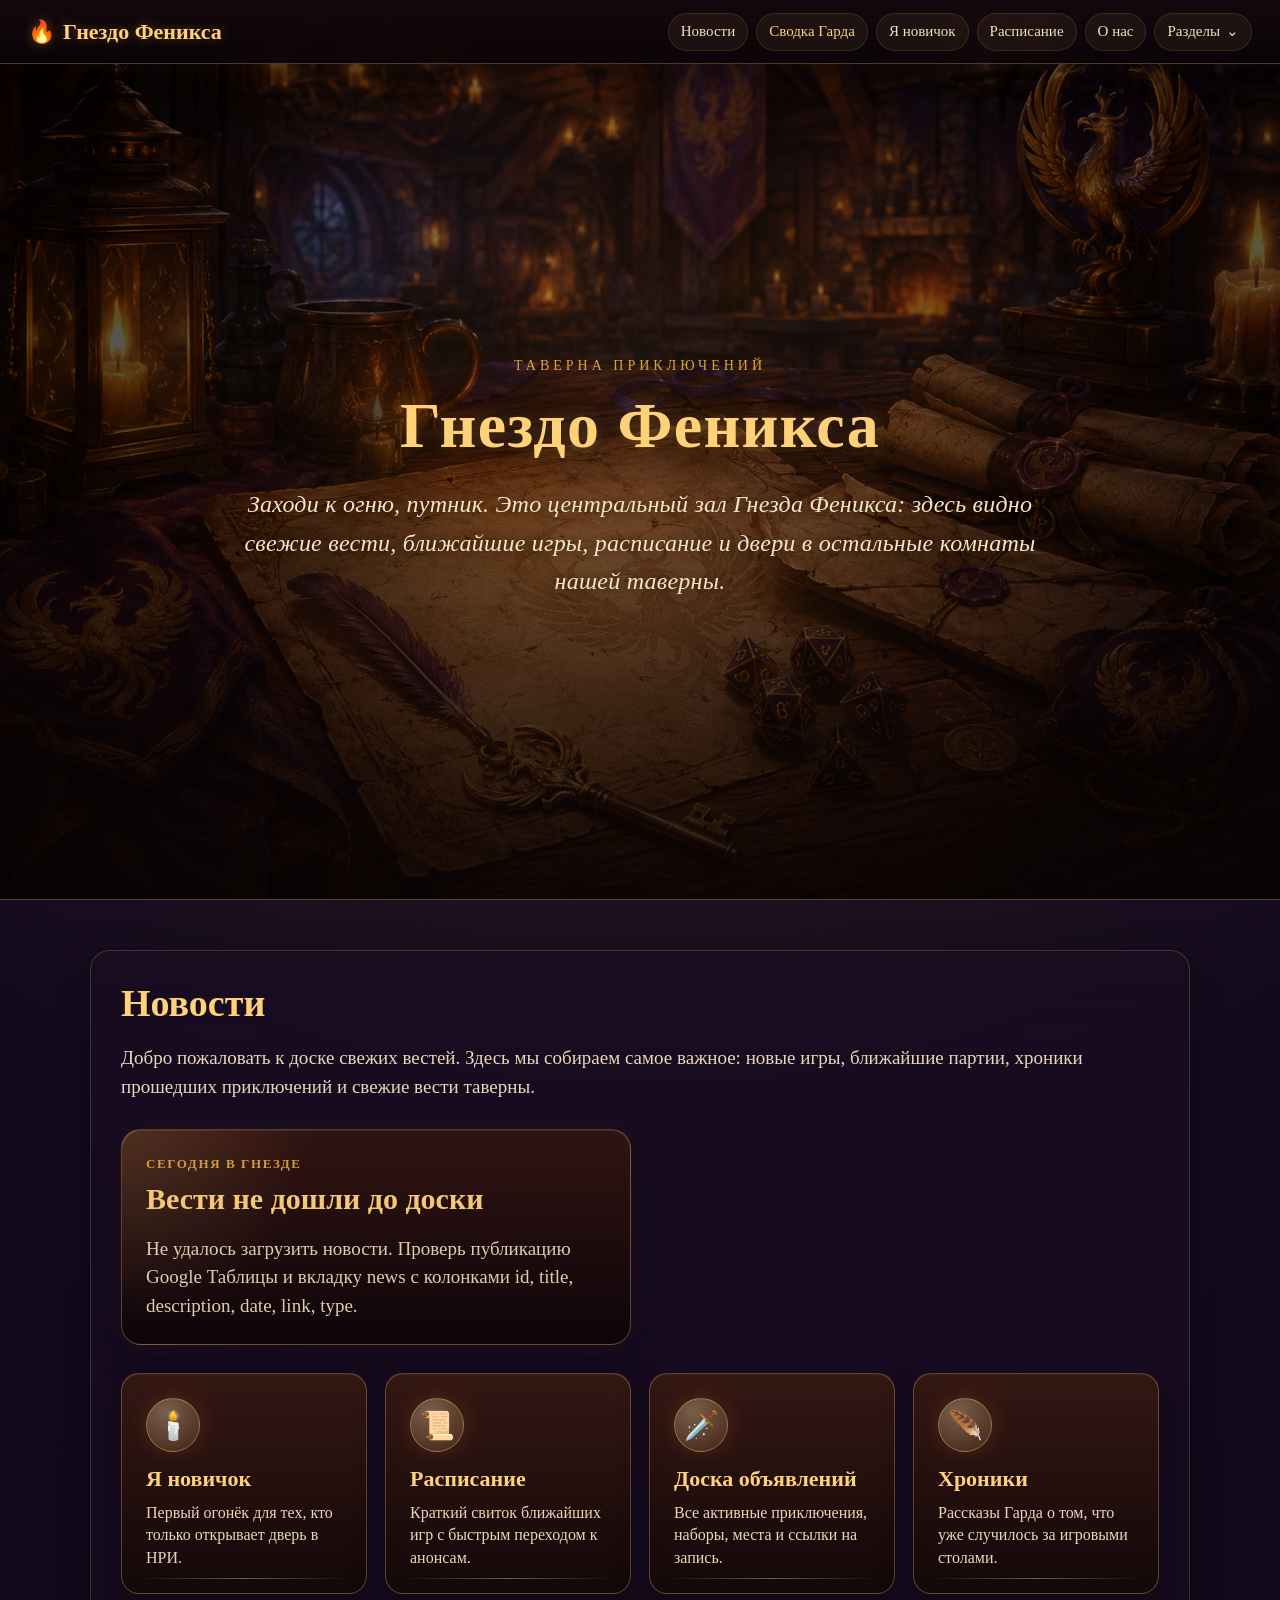
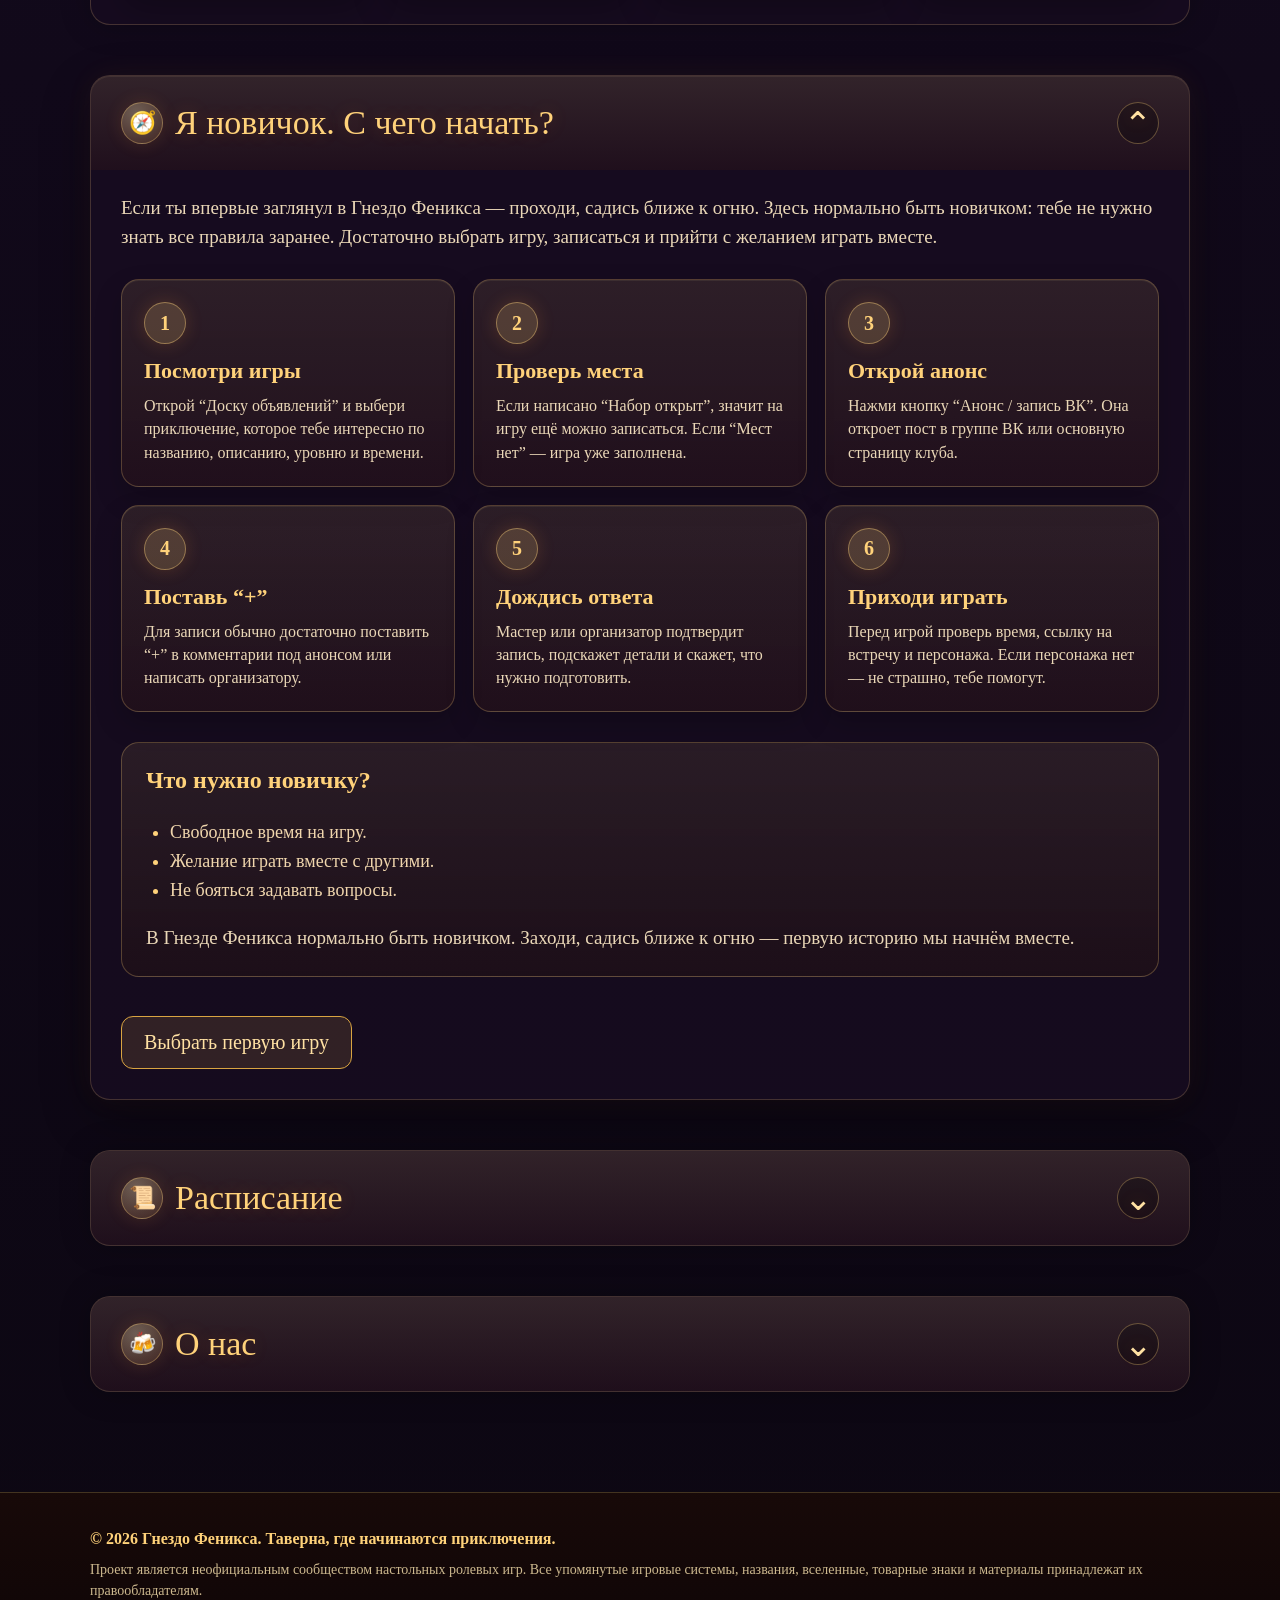
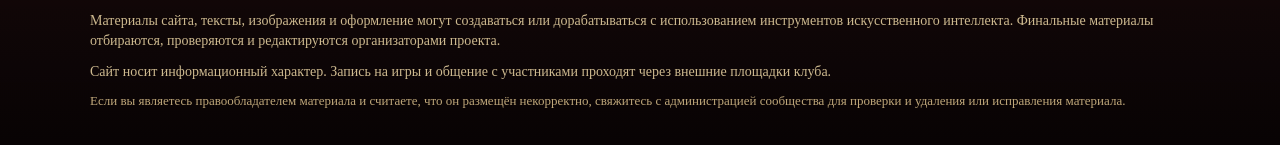
<file: index.html>
<!DOCTYPE html>
<html lang="ru">
<head>
  <meta charset="UTF-8" />
  <meta name="viewport" content="width=device-width, initial-scale=1.0" />

  <title>Гнездо Феникса — Таверна приключений</title>
  <link rel="icon" href="favicon.ico" sizes="any" />
  <link rel="icon" type="image/png" sizes="32x32" href="favicon-32.png" />
  <link rel="icon" type="image/png" sizes="16x16" href="favicon-16.png" />
  <link rel="apple-touch-icon" href="apple-touch-icon.png" />
  <link rel="stylesheet" href="style.css?v=3.7.3" />
</head>
<body>
  <nav class="top-nav compact-nav">
    <a href="#" class="nav-logo">🔥 <span>Гнездо Феникса</span></a>

    <button class="nav-menu-toggle" type="button" aria-expanded="false" aria-controls="mainNavLinks">
      ☰ Меню
    </button>

    <div class="nav-links" id="mainNavLinks">
      <a class="nav-link" href="#news">Новости</a>
      <a class="nav-link gard-report-nav" href="gard-report.html">Сводка Гарда</a>
      <a class="nav-link" href="#newbie">Я новичок</a>
      <a class="nav-link" href="#schedule">Расписание</a>
      <a class="nav-link" href="#about">О нас</a>

      <div class="nav-dropdown">
        <button class="nav-dropdown-toggle" type="button" aria-expanded="false">
          Разделы <span>⌄</span>
        </button>

        <div class="nav-dropdown-menu">
          <a href="games-service.html"><span>🎲</span>Игры под ключ</a>
          <a href="board.html"><span>🗡️</span>Доска объявлений</a>
          <a href="chronicles.html"><span>📖</span>Хроники</a>
          <a href="calendar.html"><span>🗓️</span>Календарь</a>
          <a href="profile.html"><span>🧭</span>Кабинет</a>
        </div>
      </div>
    </div>
  </nav>
  <header class="hero tavern-hero">
    <div class="tavern-background" aria-hidden="true">
      <div class="tavern-layer tavern-deep" data-depth="0.2"></div>
      <div class="tavern-layer tavern-window" data-depth="0.35"></div>
      <div class="tavern-layer tavern-shelves" data-depth="0.55"></div>
      <div class="tavern-layer tavern-fire" data-depth="0.75"></div>
      <div class="tavern-layer tavern-sparks" data-depth="1"></div>
    </div>

    <div class="hero-content tavern-content">
      <p class="eyebrow">Таверна приключений</p>
      <h1>Гнездо Феникса</h1>
      <p class="hero-text">Заходи к огню, путник. Это центральный зал Гнезда Феникса: здесь видно свежие вести, ближайшие игры, расписание и двери в остальные комнаты нашей таверны.</p>
    </div>
  </header>

  <main class="container">
    <section class="section tavern-card-large public-news-section news-canvas-section no-accordion" id="news" data-icon="🕯️">
      <h2>Новости</h2>

      <p>
        Добро пожаловать к доске свежих вестей. Здесь мы собираем самое важное:
        новые игры, ближайшие партии, хроники прошедших приключений и свежие вести таверны.
      </p>

      <div class="news-list news-canvas-list" id="newsList">
        <article class="news-bulletin news-empty-card">
          <p class="news-kicker">Сегодня в Гнезде</p>
          <h3>Загружаю свежие вести...</h3>
          <p>Гард листает доску объявлений и ищет самые новые записи.</p>
        </article>
      </div>

      <div class="home-cards tavern-home-cards">
        <a class="hub-card" href="#newbie">
          <span class="hub-icon">🕯️</span>
          <h3>Я новичок</h3>
          <p>Первый огонёк для тех, кто только открывает дверь в НРИ.</p>
        </a>

        <a class="hub-card" href="#schedule">
          <span class="hub-icon">📜</span>
          <h3>Расписание</h3>
          <p>Краткий свиток ближайших игр с быстрым переходом к анонсам.</p>
        </a>

        <a class="hub-card" href="board.html">
          <span class="hub-icon">🗡️</span>
          <h3>Доска объявлений</h3>
          <p>Все активные приключения, наборы, места и ссылки на запись.</p>
        </a>

        <a class="hub-card" href="chronicles.html">
          <span class="hub-icon">🪶</span>
          <h3>Хроники</h3>
          <p>Рассказы Гарда о том, что уже случилось за игровыми столами.</p>
        </a>
      </div>
    </section>

    <section class="section tavern-card-large newbie-guide" id="newbie" data-icon="🧭">
      <h2>Я новичок. С чего начать?</h2>

      <p>
        Если ты впервые заглянул в Гнездо Феникса — проходи, садись ближе к огню.
        Здесь нормально быть новичком: тебе не нужно знать все правила заранее.
        Достаточно выбрать игру, записаться и прийти с желанием играть вместе.
      </p>

      <div class="newbie-path">
        <div class="newbie-step">
          <span>1</span>
          <h3>Посмотри игры</h3>
          <p>
            Открой “Доску объявлений” и выбери приключение, которое тебе интересно
            по названию, описанию, уровню и времени.
          </p>
        </div>

        <div class="newbie-step">
          <span>2</span>
          <h3>Проверь места</h3>
          <p>
            Если написано “Набор открыт”, значит на игру ещё можно записаться.
            Если “Мест нет” — игра уже заполнена.
          </p>
        </div>

        <div class="newbie-step">
          <span>3</span>
          <h3>Открой анонс</h3>
          <p>
            Нажми кнопку “Анонс / запись ВК”. Она откроет пост
            в группе ВК или основную страницу клуба.
          </p>
        </div>

        <div class="newbie-step">
          <span>4</span>
          <h3>Поставь “+”</h3>
          <p>
            Для записи обычно достаточно поставить “+” в комментарии под анонсом
            или написать организатору.
          </p>
        </div>

        <div class="newbie-step">
          <span>5</span>
          <h3>Дождись ответа</h3>
          <p>
            Мастер или организатор подтвердит запись, подскажет детали и скажет,
            что нужно подготовить.
          </p>
        </div>

        <div class="newbie-step">
          <span>6</span>
          <h3>Приходи играть</h3>
          <p>
            Перед игрой проверь время, ссылку на встречу и персонажа. Если персонажа нет —
            не страшно, тебе помогут.
          </p>
        </div>
      </div>

      <div class="newbie-note">
        <h3>Что нужно новичку?</h3>

        <ul>
          <li>Свободное время на игру.</li>
          <li>Желание играть вместе с другими.</li>
          <li>Не бояться задавать вопросы.</li>
        </ul>

        <p>
          В Гнезде Феникса нормально быть новичком. Заходи, садись ближе к огню —
          первую историю мы начнём вместе.
        </p>
      </div>

      <a class="button big" href="board.html">
        Выбрать первую игру
      </a>
    </section>

    <section class="section tavern-card-large" id="schedule" data-icon="📜">
      <h2>Расписание</h2>

      <p>
        Ближайшие игры клуба по датам. Плашки “Набор открыт” и “Мест нет” кликабельные:
        нажми на них, чтобы открыть анонс игры в группе ВК. А полный календарь ждёт
        в отдельной календарной комнате таверны.
      </p>

      <div class="schedule-actions">
        <a class="button big" href="calendar.html">Открыть календарь</a>
      </div>

      <div class="schedule-box" id="scheduleBox">
        <!-- Расписание появится здесь автоматически из Google Таблицы -->
      </div>
    </section>

    <section class="section tavern-card-large about-public-section" id="about" data-icon="🍻">
      <h2>О нас</h2>

      <p>
        Гнездо Феникса — это таверна для тех, кто любит истории, кубики и вечер,
        который внезапно превращается в легенду. Мы собираем игроков за столами,
        помогаем новичкам сделать первый шаг и сохраняем приключения в хрониках,
        чтобы их можно было пересказать у камина.
      </p>

      <div class="about-tavern-box">
        <h3>Что держит нашу таверну на ногах?</h3>
        <ul class="about-list">
          <li><strong>Игры.</strong> Ваншоты, кампейны, мини-кампейны и особые истории от мастеров клуба.</li>
          <li><strong>Понятный вход.</strong> Новичку не нужно быть знатоком правил — мы подскажем, куда нажать и как прийти на игру.</li>
          <li><strong>Живая память.</strong> После игр остаются хроники, последствия, NPC и истории, которые развивают общий архив клуба.</li>
          <li><strong>Уют.</strong> Мы хотим, чтобы сайт ощущался не как сухое расписание, а как дверь в тёплое место, где тебя ждут.</li>
        </ul>
      </div>

      <div class="tavern-feature-grid">
        <div class="feature-card">
          <span>🔥</span>
          <h3>Атмосфера</h3>
          <p>Таверна, свечи, феникс, доска объявлений и рассказы Гарда — всё в одном стиле.</p>
        </div>

        <div class="feature-card">
          <span>🎲</span>
          <h3>Игры</h3>
          <p>Следи за наборами, местами, временем и ссылками на анонсы без долгих поисков.</p>
        </div>

        <div class="feature-card">
          <span>🪶</span>
          <h3>Хроники</h3>
          <p>Прошедшие приключения не пропадают: они превращаются в истории клуба.</p>
        </div>
      </div>

      <h3>Наши площадки</h3>

      <div class="social-links about-social-links">
        <a class="social vk" href="https://vk.com/phoenixdnd" target="_blank" rel="noopener noreferrer">
          Группа ВК
        </a>

        <button class="social soon" data-soon="Telegram">
          Telegram — скоро
        </button>

        <button class="social soon" data-soon="MAX">
          MAX — скоро
        </button>
      </div>
    </section>
  </main>

  <footer class="footer">
    <div class="footer-inner">
      <p class="footer-brand">
        © 2026 Гнездо Феникса. Таверна, где начинаются приключения.
      </p>

      <p>
        Проект является неофициальным сообществом настольных ролевых игр.
        Все упомянутые игровые системы, названия, вселенные, товарные знаки и материалы
        принадлежат их правообладателям.
      </p>

      <p>
        Материалы сайта, тексты, изображения и оформление могут создаваться или дорабатываться
        с использованием инструментов искусственного интеллекта. Финальные материалы отбираются,
        проверяются и редактируются организаторами проекта.
      </p>

      <p>
        Сайт носит информационный характер. Запись на игры и общение с участниками проходят
        через внешние площадки клуба.
      </p>

      <p class="footer-note">
        Если вы являетесь правообладателем материала и считаете, что он размещён некорректно,
        свяжитесь с администрацией сообщества для проверки и удаления или исправления материала.
      </p>
    </div>
  </footer>
  <script src="script.js?v=3.7.3"></script>
  <script src="accordion.js?v=3.7.3"></script>
</body>
</html>
</file>
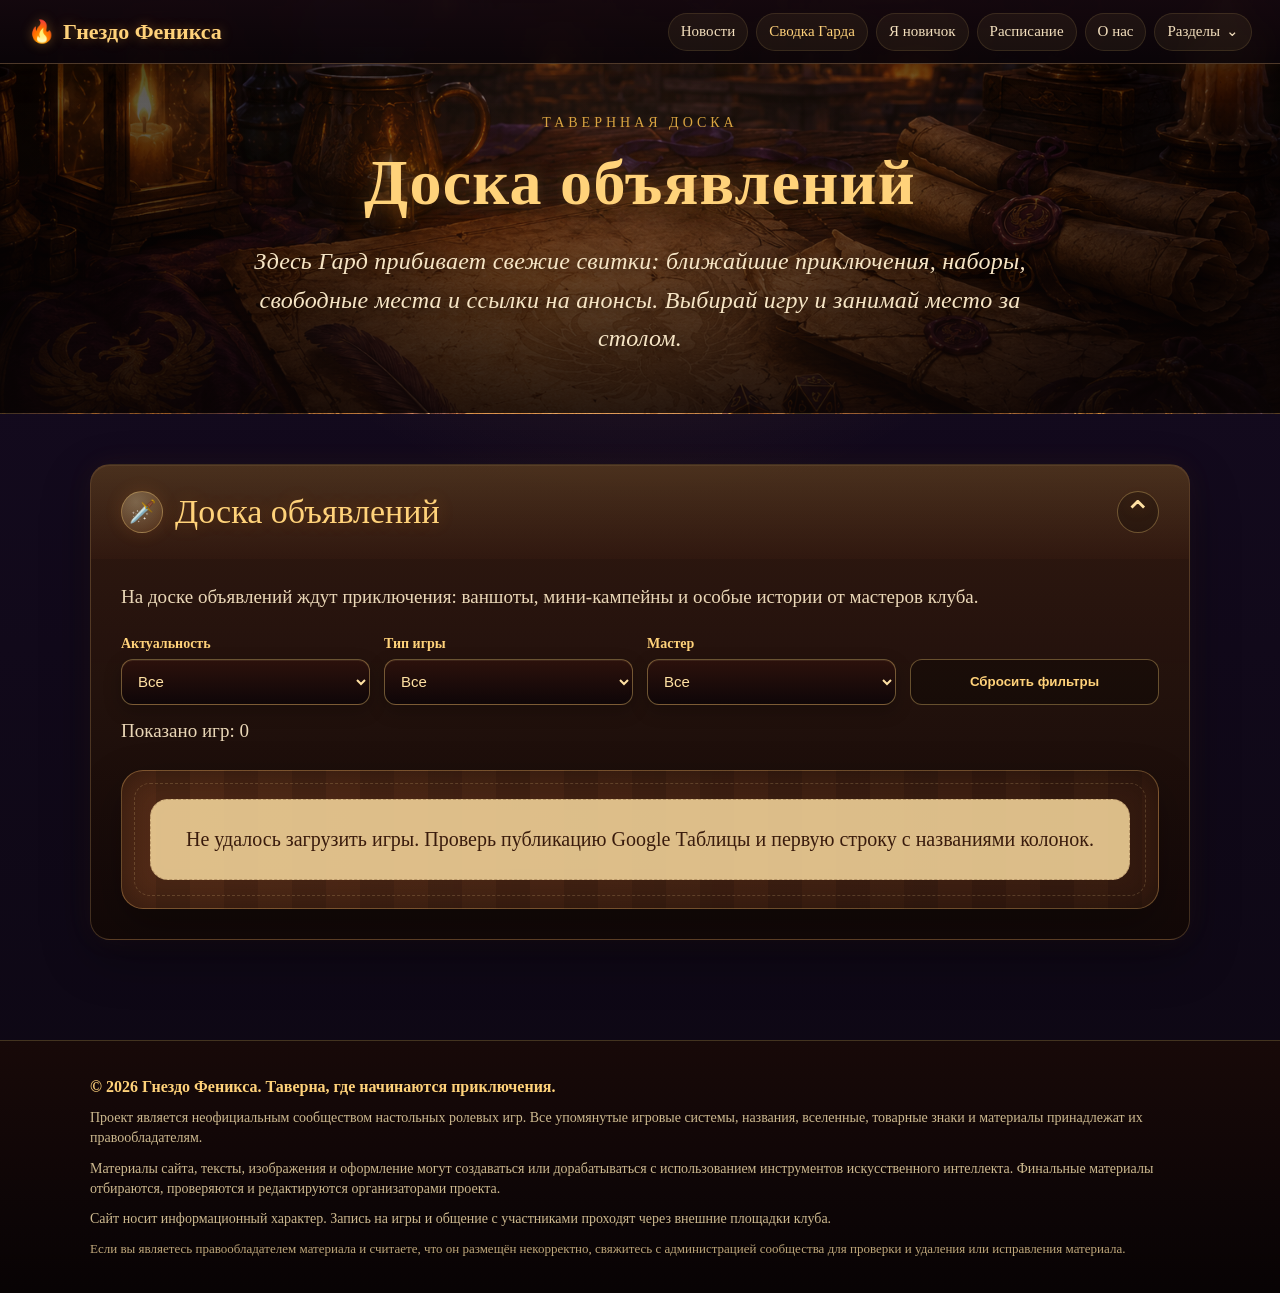
<file: board.html>
<!DOCTYPE html>
<html lang="ru">
<head>
  <meta charset="UTF-8" />
  <meta name="viewport" content="width=device-width, initial-scale=1.0" />

  <title>Доска объявлений — Гнездо Феникса</title>
  <link rel="icon" href="favicon.ico" sizes="any" />
  <link rel="icon" type="image/png" sizes="32x32" href="favicon-32.png" />
  <link rel="icon" type="image/png" sizes="16x16" href="favicon-16.png" />
  <link rel="apple-touch-icon" href="apple-touch-icon.png" />
  <link rel="stylesheet" href="style.css?v=3.7.3" />
</head>
<body>
  <nav class="top-nav compact-nav">
    <a href="index.html" class="nav-logo">🔥 <span>Гнездо Феникса</span></a>

    <button class="nav-menu-toggle" type="button" aria-expanded="false" aria-controls="mainNavLinks">
      ☰ Меню
    </button>

    <div class="nav-links" id="mainNavLinks">
      <a class="nav-link" href="index.html#news">Новости</a>
      <a class="nav-link gard-report-nav" href="gard-report.html">Сводка Гарда</a>
      <a class="nav-link" href="index.html#newbie">Я новичок</a>
      <a class="nav-link" href="index.html#schedule">Расписание</a>
      <a class="nav-link" href="index.html#about">О нас</a>

      <div class="nav-dropdown">
        <button class="nav-dropdown-toggle" type="button" aria-expanded="false">
          Разделы <span>⌄</span>
        </button>

        <div class="nav-dropdown-menu">
          <a href="games-service.html"><span>🎲</span>Игры под ключ</a>
          <a class="current-page" href="board.html"><span>🗡️</span>Доска объявлений</a>
          <a href="chronicles.html"><span>📖</span>Хроники</a>
          <a href="calendar.html"><span>🗓️</span>Календарь</a>
          <a href="profile.html"><span>🧭</span>Кабинет</a>
        </div>
      </div>
    </div>
  </nav>
  <header class="hero tavern-hero page-hero">
    <div class="tavern-background" aria-hidden="true">
      <div class="tavern-layer tavern-deep" data-depth="0.2"></div>
      <div class="tavern-layer tavern-window" data-depth="0.35"></div>
      <div class="tavern-layer tavern-shelves" data-depth="0.55"></div>
      <div class="tavern-layer tavern-fire" data-depth="0.75"></div>
      <div class="tavern-layer tavern-sparks" data-depth="1"></div>
    </div>

    <div class="hero-content tavern-content">
      <p class="eyebrow">Тавернная доска</p>
      <h1>Доска объявлений</h1>
      <p class="hero-text">Здесь Гард прибивает свежие свитки: ближайшие приключения, наборы, свободные места и ссылки на анонсы. Выбирай игру и занимай место за столом.</p>
    </div>
  </header>

  <main class="container">
    <section class="section tavern-card-large notice-board-section" id="games" data-icon="🗡️">
      <h2>Доска объявлений</h2>
      <p>
        На доске объявлений ждут приключения: ваншоты, мини-кампейны
        и особые истории от мастеров клуба.
      </p>

      <div class="filter-panel dropdown-filter-panel">
        <label class="filter-field">
          <span>Актуальность</span>
          <select id="statusFilter">
            <option value="all">Все</option>
            <option value="Набор открыт">Набор открыт</option>
            <option value="Мест нет">Мест нет</option>
          </select>
        </label>

        <label class="filter-field">
          <span>Тип игры</span>
          <select id="playFormatFilter">
            <option value="all">Все</option>
            <option value="Онлайн">Онлайн</option>
            <option value="Офлайн">Офлайн</option>
            <option value="Домашняя">Домашняя</option>
            <option value="Выездная">Выездная</option>
          </select>
        </label>

        <label class="filter-field">
          <span>Мастер</span>
          <select id="masterFilter">
            <option value="all">Все</option>
            <option value="Харон">Харон</option>
            <option value="Глория">Глория</option>
            <option value="Оникс">Оникс</option>
          </select>
        </label>

        <button class="filter-reset-button" id="resetFilters" type="button">
          Сбросить фильтры
        </button>
      </div>

      <p class="games-counter" id="gamesCounter"></p>

      <div class="game-list" id="gamesList">
        <!-- Карточки игр появятся здесь автоматически из Google Таблицы -->
      </div>
    </section>
  </main>

  <footer class="footer">
    <div class="footer-inner">
      <p class="footer-brand">
        © 2026 Гнездо Феникса. Таверна, где начинаются приключения.
      </p>

      <p>
        Проект является неофициальным сообществом настольных ролевых игр.
        Все упомянутые игровые системы, названия, вселенные, товарные знаки и материалы
        принадлежат их правообладателям.
      </p>

      <p>
        Материалы сайта, тексты, изображения и оформление могут создаваться или дорабатываться
        с использованием инструментов искусственного интеллекта. Финальные материалы отбираются,
        проверяются и редактируются организаторами проекта.
      </p>

      <p>
        Сайт носит информационный характер. Запись на игры и общение с участниками проходят
        через внешние площадки клуба.
      </p>

      <p class="footer-note">
        Если вы являетесь правообладателем материала и считаете, что он размещён некорректно,
        свяжитесь с администрацией сообщества для проверки и удаления или исправления материала.
      </p>
    </div>
  </footer>
  <script src="script.js?v=3.7.3"></script>
  <script src="accordion.js?v=3.7.3"></script>
</body>
</html>
</file>
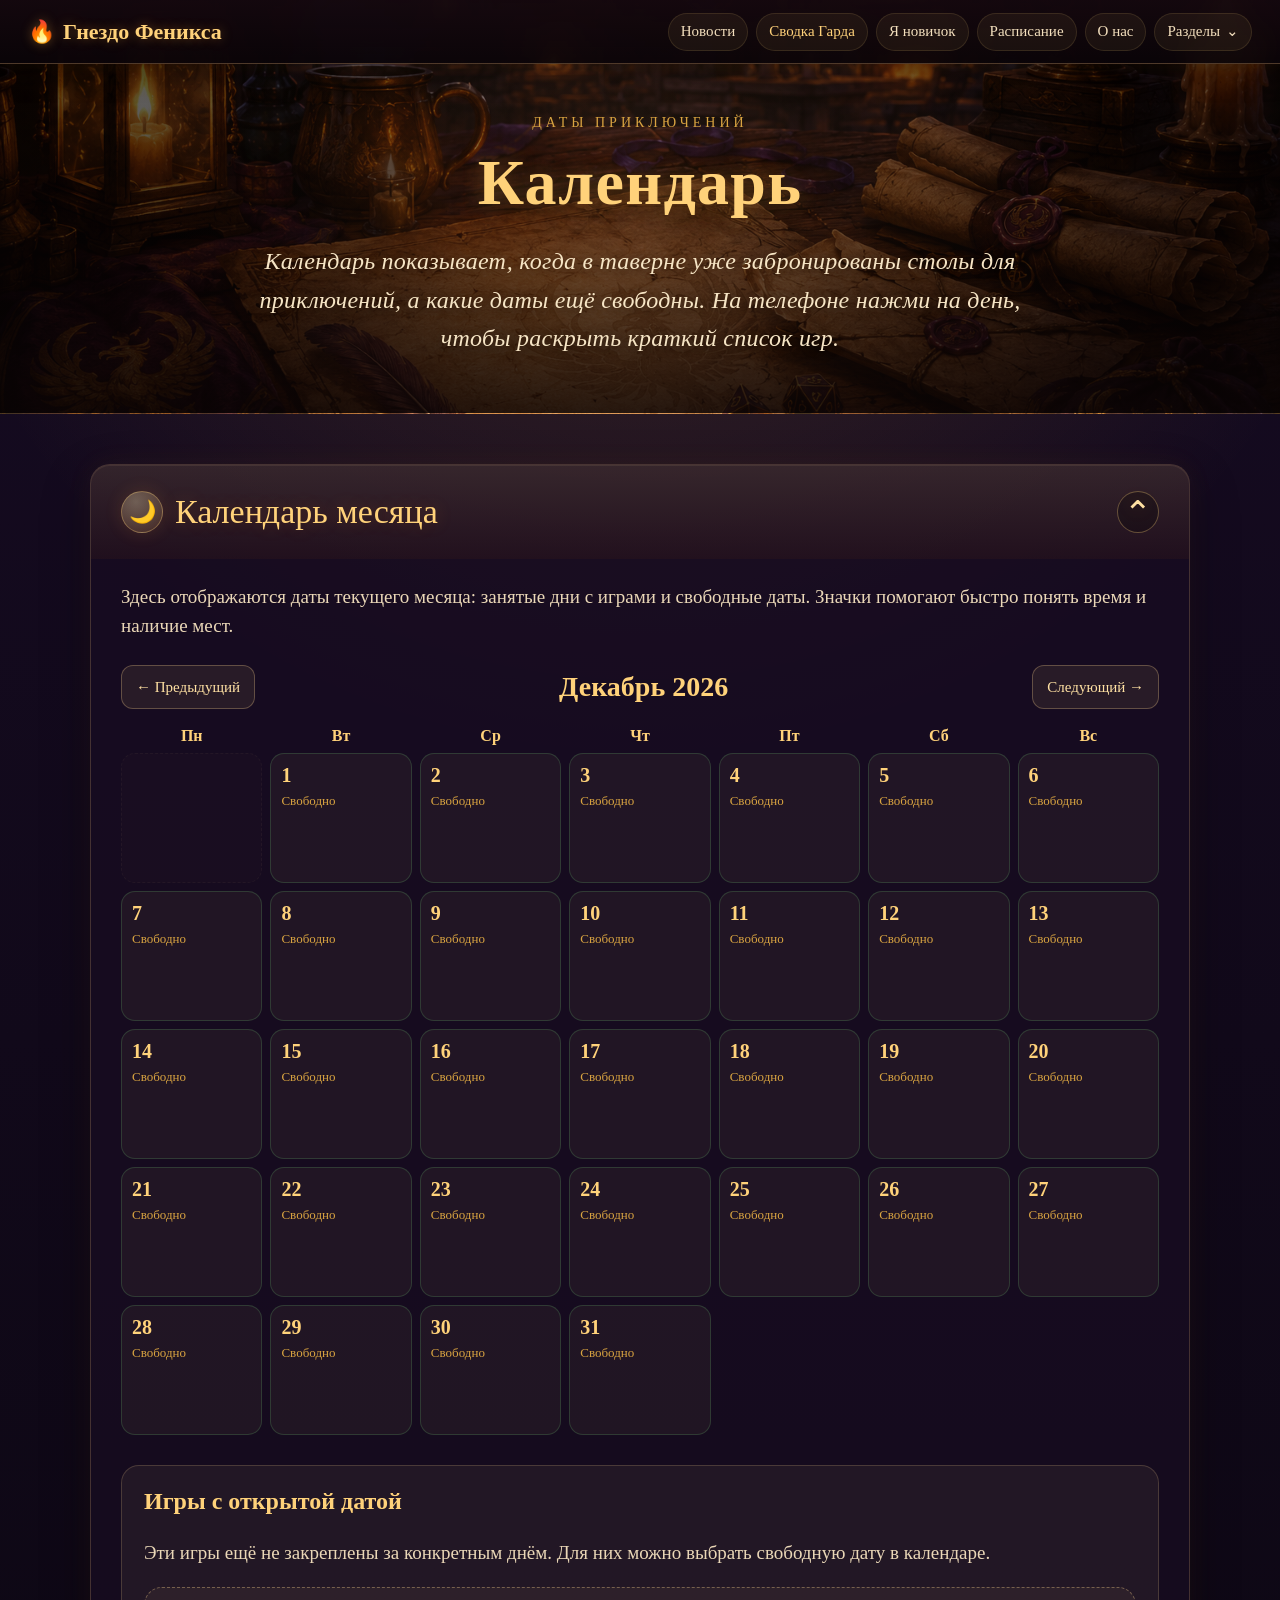
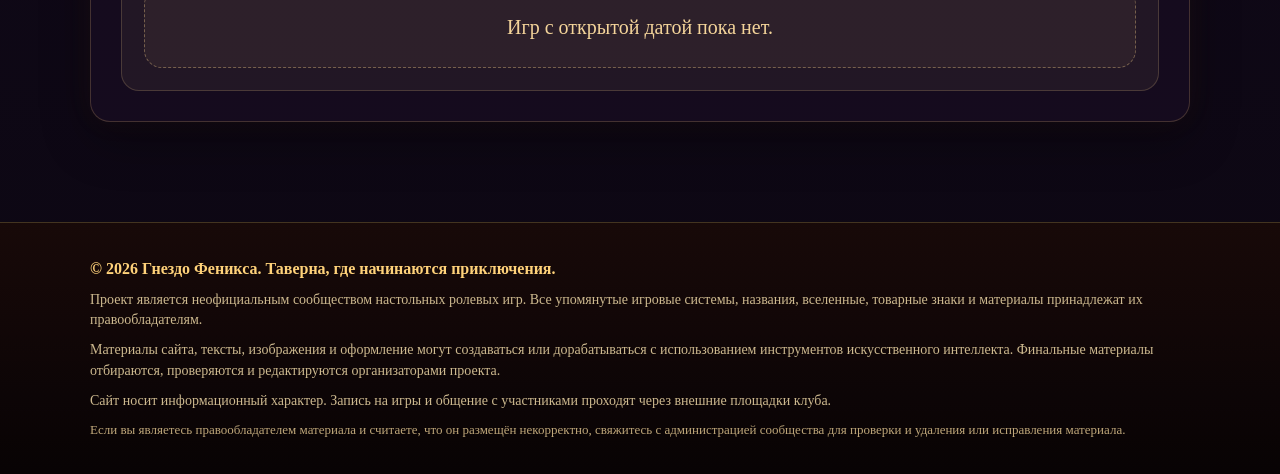
<file: calendar.html>
<!DOCTYPE html>
<html lang="ru">
<head>
  <meta charset="UTF-8" />
  <meta name="viewport" content="width=device-width, initial-scale=1.0" />

  <title>Календарь — Гнездо Феникса</title>
  <link rel="icon" href="favicon.ico" sizes="any" />
  <link rel="icon" type="image/png" sizes="32x32" href="favicon-32.png" />
  <link rel="icon" type="image/png" sizes="16x16" href="favicon-16.png" />
  <link rel="apple-touch-icon" href="apple-touch-icon.png" />
  <link rel="stylesheet" href="style.css?v=3.7.3" />
</head>
<body>
  <nav class="top-nav compact-nav">
    <a href="index.html" class="nav-logo">🔥 <span>Гнездо Феникса</span></a>

    <button class="nav-menu-toggle" type="button" aria-expanded="false" aria-controls="mainNavLinks">
      ☰ Меню
    </button>

    <div class="nav-links" id="mainNavLinks">
      <a class="nav-link" href="index.html#news">Новости</a>
      <a class="nav-link gard-report-nav" href="gard-report.html">Сводка Гарда</a>
      <a class="nav-link" href="index.html#newbie">Я новичок</a>
      <a class="nav-link" href="index.html#schedule">Расписание</a>
      <a class="nav-link" href="index.html#about">О нас</a>

      <div class="nav-dropdown">
        <button class="nav-dropdown-toggle" type="button" aria-expanded="false">
          Разделы <span>⌄</span>
        </button>

        <div class="nav-dropdown-menu">
          <a href="games-service.html"><span>🎲</span>Игры под ключ</a>
          <a href="board.html"><span>🗡️</span>Доска объявлений</a>
          <a href="chronicles.html"><span>📖</span>Хроники</a>
          <a class="current-page" href="calendar.html"><span>🗓️</span>Календарь</a>
          <a href="profile.html"><span>🧭</span>Кабинет</a>
        </div>
      </div>
    </div>
  </nav>
  <header class="hero tavern-hero page-hero">
    <div class="tavern-background" aria-hidden="true">
      <div class="tavern-layer tavern-deep" data-depth="0.2"></div>
      <div class="tavern-layer tavern-window" data-depth="0.35"></div>
      <div class="tavern-layer tavern-shelves" data-depth="0.55"></div>
      <div class="tavern-layer tavern-fire" data-depth="0.75"></div>
      <div class="tavern-layer tavern-sparks" data-depth="1"></div>
    </div>

    <div class="hero-content tavern-content">
      <p class="eyebrow">Даты приключений</p>
      <h1>Календарь</h1>
      <p class="hero-text">Календарь показывает, когда в таверне уже забронированы столы для приключений, а какие даты ещё свободны. На телефоне нажми на день, чтобы раскрыть краткий список игр.</p>
    </div>
  </header>

  <main class="container">
    <section class="section tavern-card-large" id="calendar" data-icon="🌙">
      <h2>Календарь месяца</h2>

      <p>
        Здесь отображаются даты текущего месяца: занятые дни с играми
        и свободные даты. Значки помогают быстро понять время и наличие мест.
      </p>

      <div class="calendar-header">
        <button class="calendar-nav-button" id="prevMonthButton">← Предыдущий</button>
        <h3 id="calendarTitle">Месяц</h3>
        <button class="calendar-nav-button" id="nextMonthButton">Следующий →</button>
      </div>

      <div class="calendar-weekdays">
        <span>Пн</span>
        <span>Вт</span>
        <span>Ср</span>
        <span>Чт</span>
        <span>Пт</span>
        <span>Сб</span>
        <span>Вс</span>
      </div>

      <div class="calendar-grid" id="calendarGrid">
        <!-- Календарь появится здесь автоматически -->
      </div>

      <div class="open-date-box">
        <h3>Игры с открытой датой</h3>

        <p>
          Эти игры ещё не закреплены за конкретным днём. Для них можно выбрать
          свободную дату в календаре.
        </p>

        <div id="openDateGamesList">
          <!-- Игры с открытой датой появятся здесь -->
        </div>
      </div>
    </section>
  </main>

  <footer class="footer">
    <div class="footer-inner">
      <p class="footer-brand">
        © 2026 Гнездо Феникса. Таверна, где начинаются приключения.
      </p>

      <p>
        Проект является неофициальным сообществом настольных ролевых игр.
        Все упомянутые игровые системы, названия, вселенные, товарные знаки и материалы
        принадлежат их правообладателям.
      </p>

      <p>
        Материалы сайта, тексты, изображения и оформление могут создаваться или дорабатываться
        с использованием инструментов искусственного интеллекта. Финальные материалы отбираются,
        проверяются и редактируются организаторами проекта.
      </p>

      <p>
        Сайт носит информационный характер. Запись на игры и общение с участниками проходят
        через внешние площадки клуба.
      </p>

      <p class="footer-note">
        Если вы являетесь правообладателем материала и считаете, что он размещён некорректно,
        свяжитесь с администрацией сообщества для проверки и удаления или исправления материала.
      </p>
    </div>
  </footer>
  <script src="script.js?v=3.7.3"></script>
  <script src="accordion.js?v=3.7.3"></script>
</body>
</html>
</file>
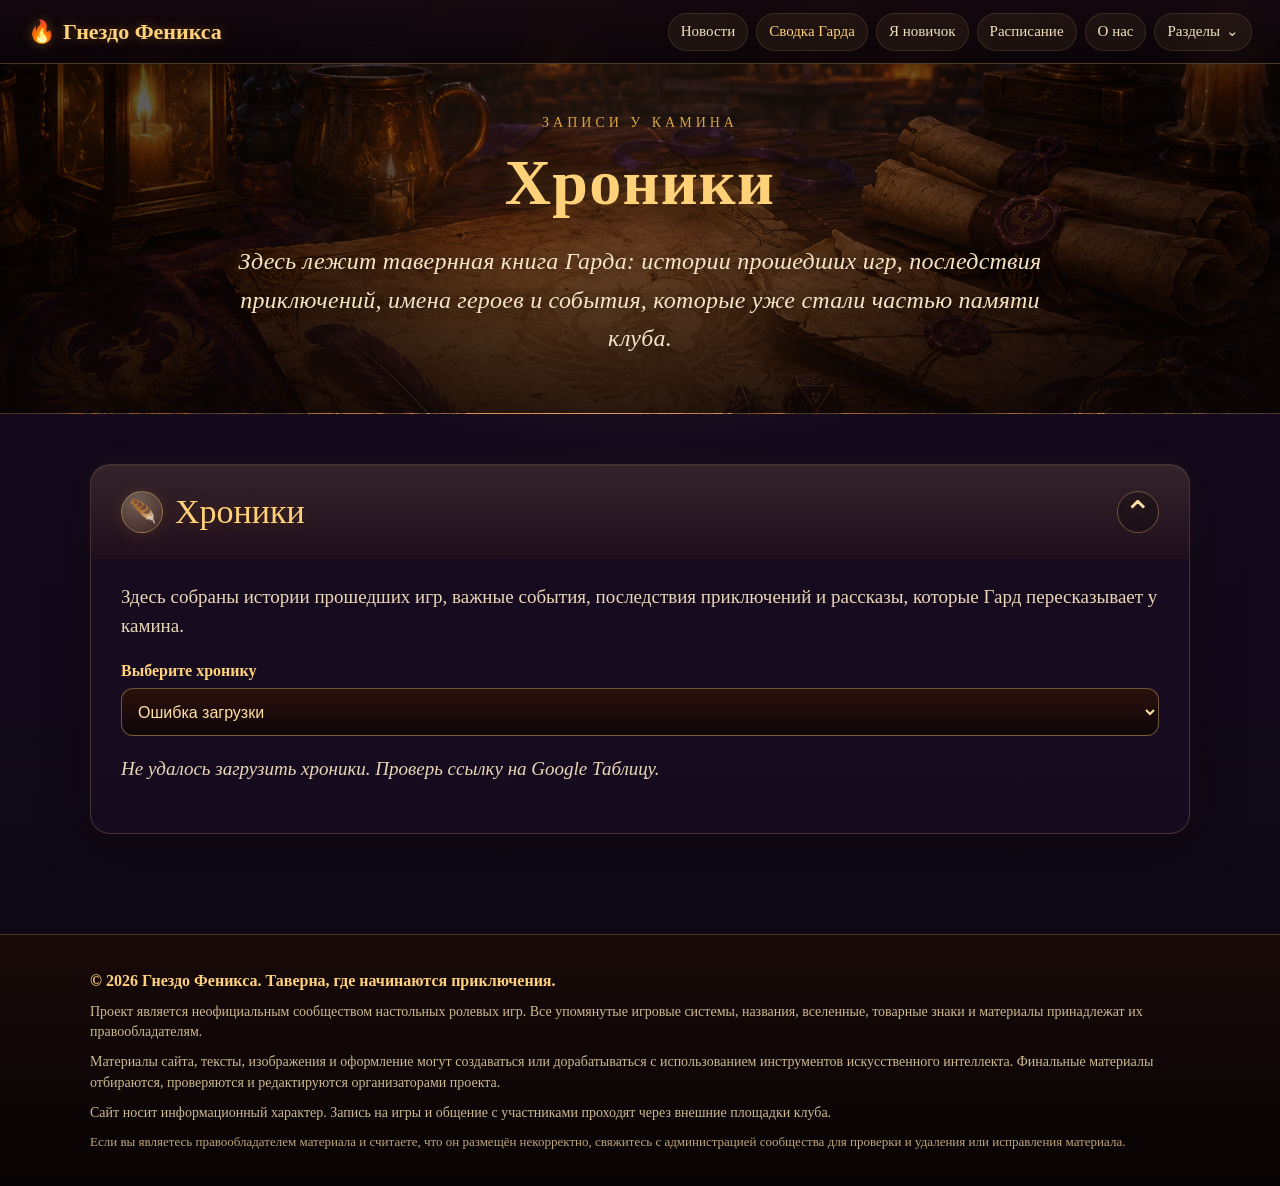
<file: chronicles.html>
<!DOCTYPE html>
<html lang="ru">
<head>
  <meta charset="UTF-8" />
  <meta name="viewport" content="width=device-width, initial-scale=1.0" />

  <title>Хроники — Гнездо Феникса</title>
  <link rel="icon" href="favicon.ico" sizes="any" />
  <link rel="icon" type="image/png" sizes="32x32" href="favicon-32.png" />
  <link rel="icon" type="image/png" sizes="16x16" href="favicon-16.png" />
  <link rel="apple-touch-icon" href="apple-touch-icon.png" />
  <link rel="stylesheet" href="style.css?v=3.7.3" />
</head>
<body>
  <nav class="top-nav compact-nav">
    <a href="index.html" class="nav-logo">🔥 <span>Гнездо Феникса</span></a>

    <button class="nav-menu-toggle" type="button" aria-expanded="false" aria-controls="mainNavLinks">
      ☰ Меню
    </button>

    <div class="nav-links" id="mainNavLinks">
      <a class="nav-link" href="index.html#news">Новости</a>
      <a class="nav-link gard-report-nav" href="gard-report.html">Сводка Гарда</a>
      <a class="nav-link" href="index.html#newbie">Я новичок</a>
      <a class="nav-link" href="index.html#schedule">Расписание</a>
      <a class="nav-link" href="index.html#about">О нас</a>

      <div class="nav-dropdown">
        <button class="nav-dropdown-toggle" type="button" aria-expanded="false">
          Разделы <span>⌄</span>
        </button>

        <div class="nav-dropdown-menu">
          <a href="games-service.html"><span>🎲</span>Игры под ключ</a>
          <a href="board.html"><span>🗡️</span>Доска объявлений</a>
          <a class="current-page" href="chronicles.html"><span>📖</span>Хроники</a>
          <a href="calendar.html"><span>🗓️</span>Календарь</a>
          <a href="profile.html"><span>🧭</span>Кабинет</a>
        </div>
      </div>
    </div>
  </nav>
  <header class="hero tavern-hero page-hero">
    <div class="tavern-background" aria-hidden="true">
      <div class="tavern-layer tavern-deep" data-depth="0.2"></div>
      <div class="tavern-layer tavern-window" data-depth="0.35"></div>
      <div class="tavern-layer tavern-shelves" data-depth="0.55"></div>
      <div class="tavern-layer tavern-fire" data-depth="0.75"></div>
      <div class="tavern-layer tavern-sparks" data-depth="1"></div>
    </div>

    <div class="hero-content tavern-content">
      <p class="eyebrow">Записи у камина</p>
      <h1>Хроники</h1>
      <p class="hero-text">Здесь лежит тавернная книга Гарда: истории прошедших игр, последствия приключений, имена героев и события, которые уже стали частью памяти клуба.</p>
    </div>
  </header>

  <main class="container">
    <section class="section digest-section" id="chronicles" data-icon="🪶">
      <h2>Хроники</h2>

      <p>
        Здесь собраны истории прошедших игр, важные события, последствия приключений
        и рассказы, которые Гард пересказывает у камина.
      </p>

      <div class="digest-picker">
        <label for="digestSelect">Выберите хронику</label>

        <select id="digestSelect">
          <option value="">Загружаем хроники...</option>
        </select>
      </div>

      <div id="digestPreview" class="digest-preview">
        <p class="digest-empty">
          Хроники загружаются...
        </p>
      </div>
    </section>
  </main>

  <footer class="footer">
    <div class="footer-inner">
      <p class="footer-brand">
        © 2026 Гнездо Феникса. Таверна, где начинаются приключения.
      </p>

      <p>
        Проект является неофициальным сообществом настольных ролевых игр.
        Все упомянутые игровые системы, названия, вселенные, товарные знаки и материалы
        принадлежат их правообладателям.
      </p>

      <p>
        Материалы сайта, тексты, изображения и оформление могут создаваться или дорабатываться
        с использованием инструментов искусственного интеллекта. Финальные материалы отбираются,
        проверяются и редактируются организаторами проекта.
      </p>

      <p>
        Сайт носит информационный характер. Запись на игры и общение с участниками проходят
        через внешние площадки клуба.
      </p>

      <p class="footer-note">
        Если вы являетесь правообладателем материала и считаете, что он размещён некорректно,
        свяжитесь с администрацией сообщества для проверки и удаления или исправления материала.
      </p>
    </div>
  </footer>
  <script src="script.js?v=3.7.3"></script>
  <script src="accordion.js?v=3.7.3"></script>
</body>
</html>
</file>
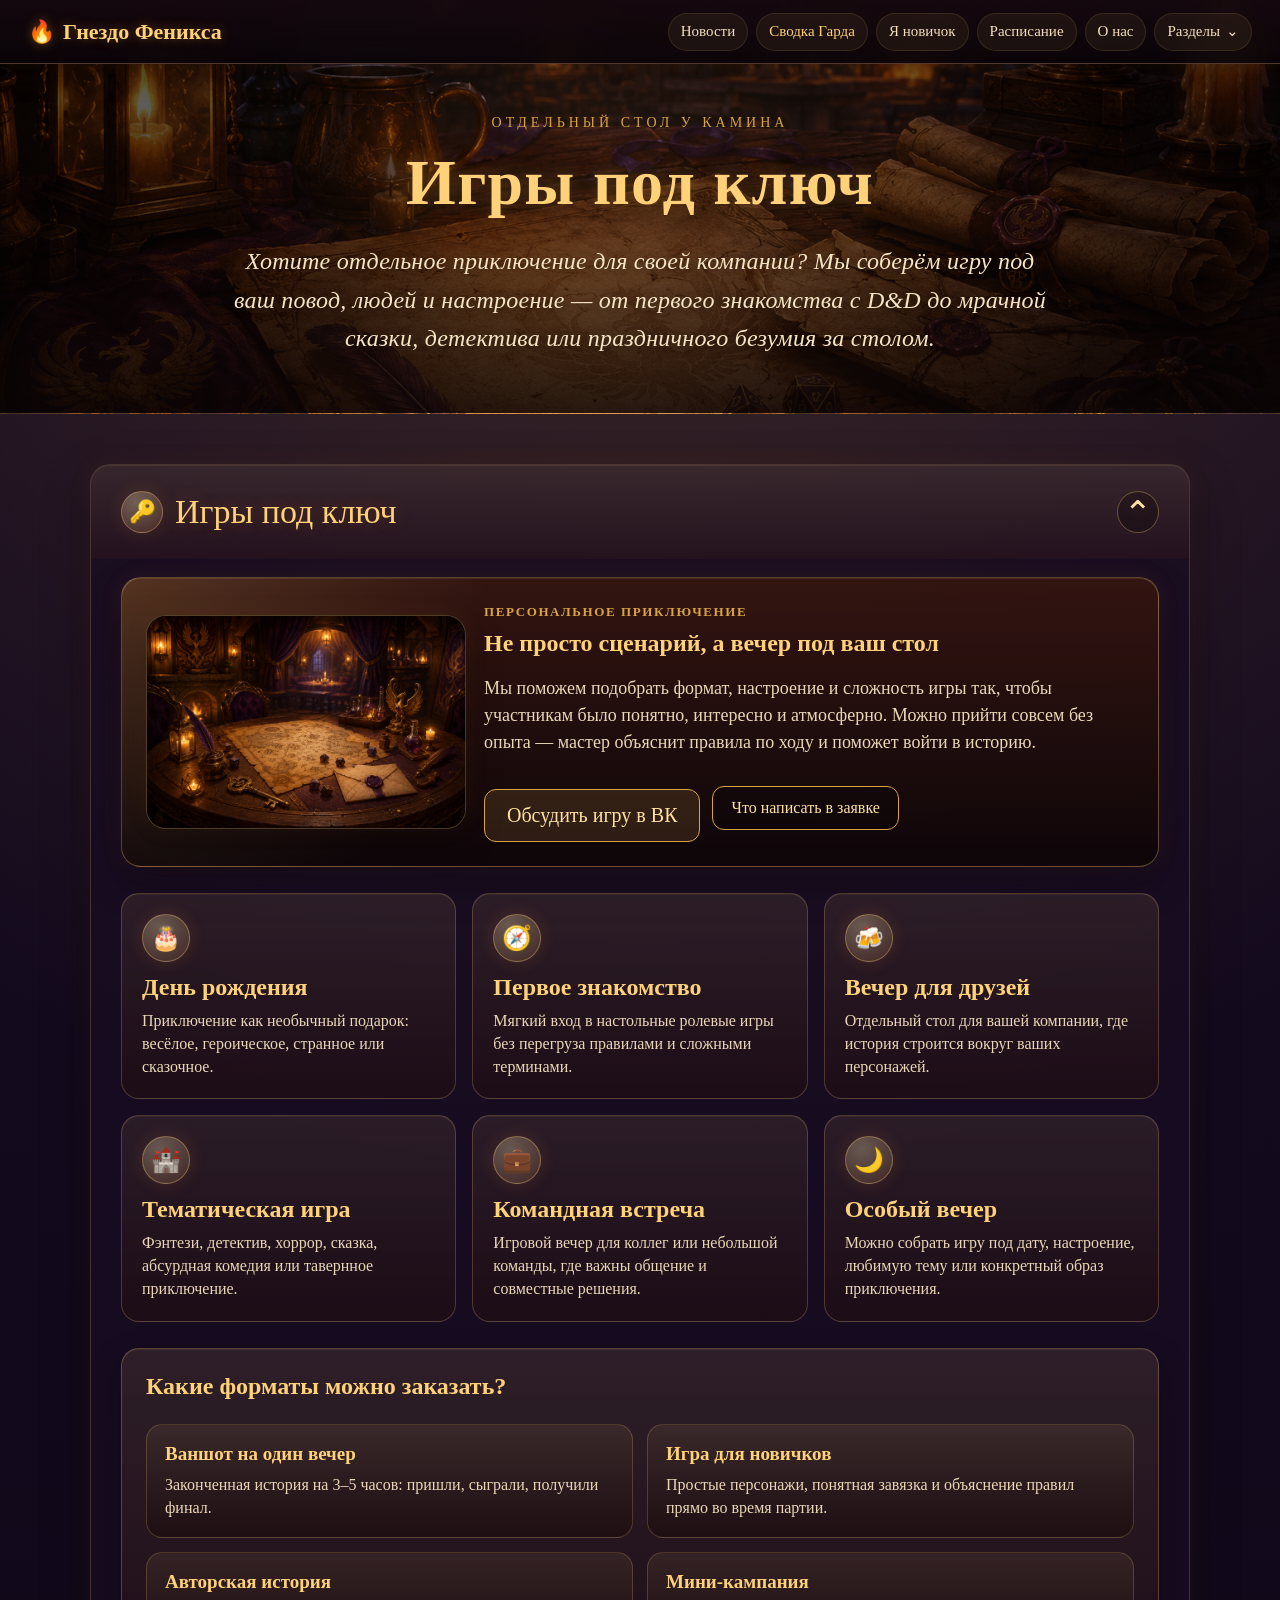
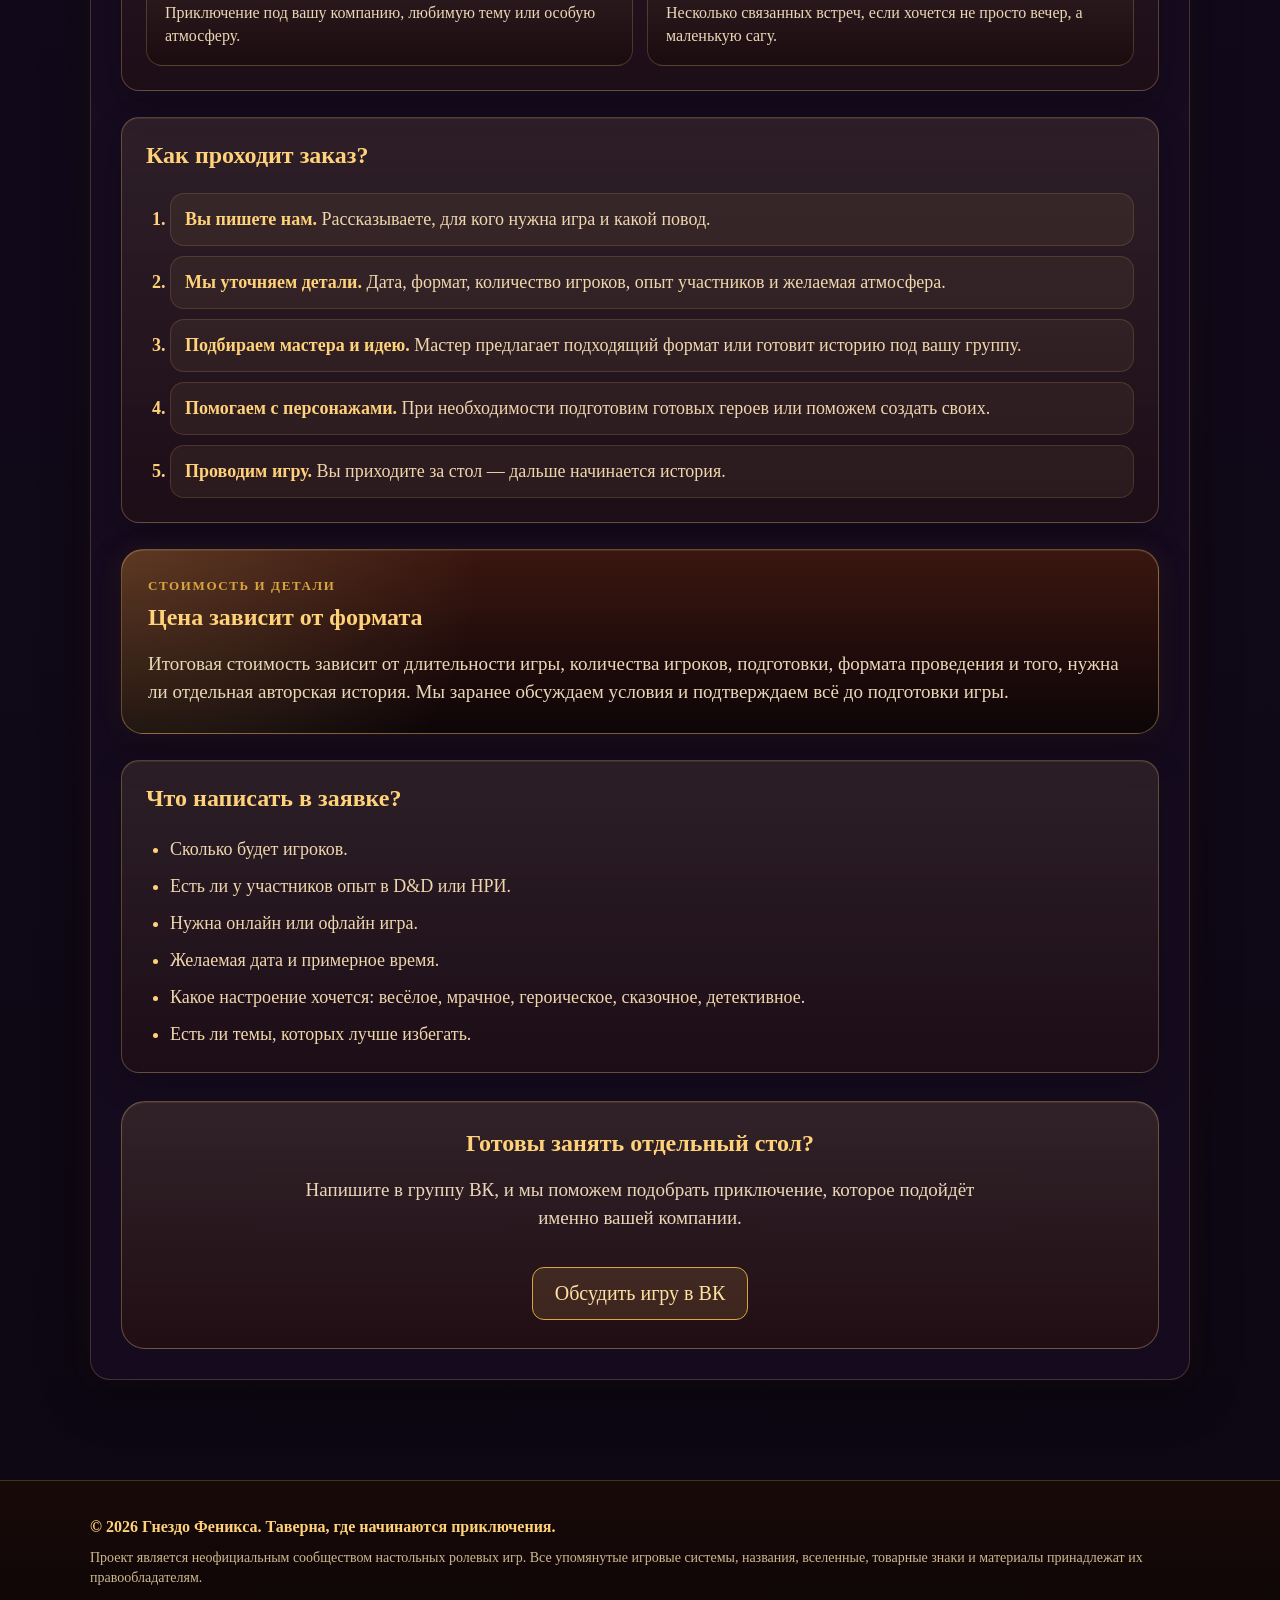
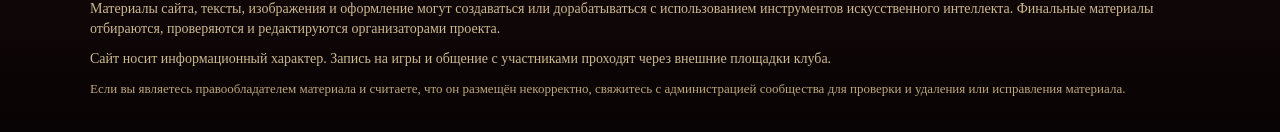
<file: games-service.html>
<!DOCTYPE html>
<html lang="ru">
<head>
  <meta charset="UTF-8" />
  <meta name="viewport" content="width=device-width, initial-scale=1.0" />

  <title>Игры под ключ — Гнездо Феникса</title>
  <link rel="icon" href="favicon.ico" sizes="any" />
  <link rel="icon" type="image/png" sizes="32x32" href="favicon-32.png" />
  <link rel="icon" type="image/png" sizes="16x16" href="favicon-16.png" />
  <link rel="apple-touch-icon" href="apple-touch-icon.png" />
  <link rel="stylesheet" href="style.css?v=3.7.3" />
</head>
<body>
  <nav class="top-nav compact-nav">
    <a href="index.html" class="nav-logo">🔥 <span>Гнездо Феникса</span></a>

    <button class="nav-menu-toggle" type="button" aria-expanded="false" aria-controls="mainNavLinks">
      ☰ Меню
    </button>

    <div class="nav-links" id="mainNavLinks">
      <a class="nav-link" href="index.html#news">Новости</a>
      <a class="nav-link gard-report-nav" href="gard-report.html">Сводка Гарда</a>
      <a class="nav-link" href="index.html#newbie">Я новичок</a>
      <a class="nav-link" href="index.html#schedule">Расписание</a>
      <a class="nav-link" href="index.html#about">О нас</a>

      <div class="nav-dropdown">
        <button class="nav-dropdown-toggle" type="button" aria-expanded="false">
          Разделы <span>⌄</span>
        </button>

        <div class="nav-dropdown-menu">
          <a class="current-page" href="games-service.html"><span>🎲</span>Игры под ключ</a>
          <a href="board.html"><span>🗡️</span>Доска объявлений</a>
          <a href="chronicles.html"><span>📖</span>Хроники</a>
          <a href="calendar.html"><span>🗓️</span>Календарь</a>
          <a href="profile.html"><span>🧭</span>Кабинет</a>
        </div>
      </div>
    </div>
  </nav>
  <header class="hero tavern-hero page-hero">
    <div class="tavern-background" aria-hidden="true">
      <div class="tavern-layer tavern-deep" data-depth="0.2"></div>
      <div class="tavern-layer tavern-window" data-depth="0.35"></div>
      <div class="tavern-layer tavern-shelves" data-depth="0.55"></div>
      <div class="tavern-layer tavern-fire" data-depth="0.75"></div>
      <div class="tavern-layer tavern-sparks" data-depth="1"></div>
    </div>

    <div class="hero-content tavern-content">
      <p class="eyebrow">Отдельный стол у камина</p>
      <h1>Игры под ключ</h1>
      <p class="hero-text">
        Хотите отдельное приключение для своей компании? Мы соберём игру под ваш повод,
        людей и настроение — от первого знакомства с D&D до мрачной сказки, детектива
        или праздничного безумия за столом.
      </p>
    </div>
  </header>

  <main class="container">
    <section class="section tavern-card-large service-public-section service-sales-section" id="games-service" data-icon="🔑">
      <h2>Игры под ключ</h2>

      <div class="service-hero-card service-hero-card--illustrated service-main-offer">
        <img class="placeholder-illustration" src="images/service-illustration.png" alt="Иллюстрация раздела Игры под ключ" />

        <div>
          <p class="news-kicker">Персональное приключение</p>
          <h3>Не просто сценарий, а вечер под ваш стол</h3>
          <p>
            Мы поможем подобрать формат, настроение и сложность игры так, чтобы участникам
            было понятно, интересно и атмосферно. Можно прийти совсем без опыта — мастер
            объяснит правила по ходу и поможет войти в историю.
          </p>

          <div class="service-cta-row">
            <a class="button big" href="https://vk.com/phoenixdnd" target="_blank" rel="noopener noreferrer">
              Обсудить игру в ВК
            </a>

            <a class="button service-secondary-button" href="#service-request">
              Что написать в заявке
            </a>
          </div>
        </div>
      </div>

      <div class="service-format-grid service-audience-grid">
        <div class="feature-card">
          <span>🎂</span>
          <h3>День рождения</h3>
          <p>Приключение как необычный подарок: весёлое, героическое, странное или сказочное.</p>
        </div>

        <div class="feature-card">
          <span>🧭</span>
          <h3>Первое знакомство</h3>
          <p>Мягкий вход в настольные ролевые игры без перегруза правилами и сложными терминами.</p>
        </div>

        <div class="feature-card">
          <span>🍻</span>
          <h3>Вечер для друзей</h3>
          <p>Отдельный стол для вашей компании, где история строится вокруг ваших персонажей.</p>
        </div>

        <div class="feature-card">
          <span>🏰</span>
          <h3>Тематическая игра</h3>
          <p>Фэнтези, детектив, хоррор, сказка, абсурдная комедия или тавернное приключение.</p>
        </div>

        <div class="feature-card">
          <span>💼</span>
          <h3>Командная встреча</h3>
          <p>Игровой вечер для коллег или небольшой команды, где важны общение и совместные решения.</p>
        </div>

        <div class="feature-card">
          <span>🌙</span>
          <h3>Особый вечер</h3>
          <p>Можно собрать игру под дату, настроение, любимую тему или конкретный образ приключения.</p>
        </div>
      </div>

      <div class="about-tavern-box service-section-box">
        <h3>Какие форматы можно заказать?</h3>

        <div class="service-offer-grid">
          <div class="service-offer-card">
            <strong>Ваншот на один вечер</strong>
            <p>Законченная история на 3–5 часов: пришли, сыграли, получили финал.</p>
          </div>

          <div class="service-offer-card">
            <strong>Игра для новичков</strong>
            <p>Простые персонажи, понятная завязка и объяснение правил прямо во время партии.</p>
          </div>

          <div class="service-offer-card">
            <strong>Авторская история</strong>
            <p>Приключение под вашу компанию, любимую тему или особую атмосферу.</p>
          </div>

          <div class="service-offer-card">
            <strong>Мини-кампания</strong>
            <p>Несколько связанных встреч, если хочется не просто вечер, а маленькую сагу.</p>
          </div>
        </div>
      </div>

      <div class="about-tavern-box service-section-box">
        <h3>Как проходит заказ?</h3>

        <ol class="service-step-list service-process-list">
          <li><strong>Вы пишете нам.</strong> Рассказываете, для кого нужна игра и какой повод.</li>
          <li><strong>Мы уточняем детали.</strong> Дата, формат, количество игроков, опыт участников и желаемая атмосфера.</li>
          <li><strong>Подбираем мастера и идею.</strong> Мастер предлагает подходящий формат или готовит историю под вашу группу.</li>
          <li><strong>Помогаем с персонажами.</strong> При необходимости подготовим готовых героев или поможем создать своих.</li>
          <li><strong>Проводим игру.</strong> Вы приходите за стол — дальше начинается история.</li>
        </ol>
      </div>

      <div class="service-price-card">
        <p class="news-kicker">Стоимость и детали</p>
        <h3>Цена зависит от формата</h3>
        <p>
          Итоговая стоимость зависит от длительности игры, количества игроков, подготовки,
          формата проведения и того, нужна ли отдельная авторская история. Мы заранее обсуждаем
          условия и подтверждаем всё до подготовки игры.
        </p>
      </div>

      <div class="about-tavern-box service-section-box" id="service-request">
        <h3>Что написать в заявке?</h3>

        <ul class="service-request-list">
          <li>Сколько будет игроков.</li>
          <li>Есть ли у участников опыт в D&D или НРИ.</li>
          <li>Нужна онлайн или офлайн игра.</li>
          <li>Желаемая дата и примерное время.</li>
          <li>Какое настроение хочется: весёлое, мрачное, героическое, сказочное, детективное.</li>
          <li>Есть ли темы, которых лучше избегать.</li>
        </ul>
      </div>

      <div class="service-final-call">
        <h3>Готовы занять отдельный стол?</h3>
        <p>
          Напишите в группу ВК, и мы поможем подобрать приключение, которое подойдёт именно вашей компании.
        </p>

        <a class="button big" href="https://vk.com/phoenixdnd" target="_blank" rel="noopener noreferrer">
          Обсудить игру в ВК
        </a>
      </div>
    </section>
  </main>

  <footer class="footer">
    <div class="footer-inner">
      <p class="footer-brand">
        © 2026 Гнездо Феникса. Таверна, где начинаются приключения.
      </p>

      <p>
        Проект является неофициальным сообществом настольных ролевых игр.
        Все упомянутые игровые системы, названия, вселенные, товарные знаки и материалы
        принадлежат их правообладателям.
      </p>

      <p>
        Материалы сайта, тексты, изображения и оформление могут создаваться или дорабатываться
        с использованием инструментов искусственного интеллекта. Финальные материалы отбираются,
        проверяются и редактируются организаторами проекта.
      </p>

      <p>
        Сайт носит информационный характер. Запись на игры и общение с участниками проходят
        через внешние площадки клуба.
      </p>

      <p class="footer-note">
        Если вы являетесь правообладателем материала и считаете, что он размещён некорректно,
        свяжитесь с администрацией сообщества для проверки и удаления или исправления материала.
      </p>
    </div>
  </footer>
  <script src="script.js?v=3.7.3"></script>
  <script src="accordion.js?v=3.7.3"></script>
</body>
</html>
</file>
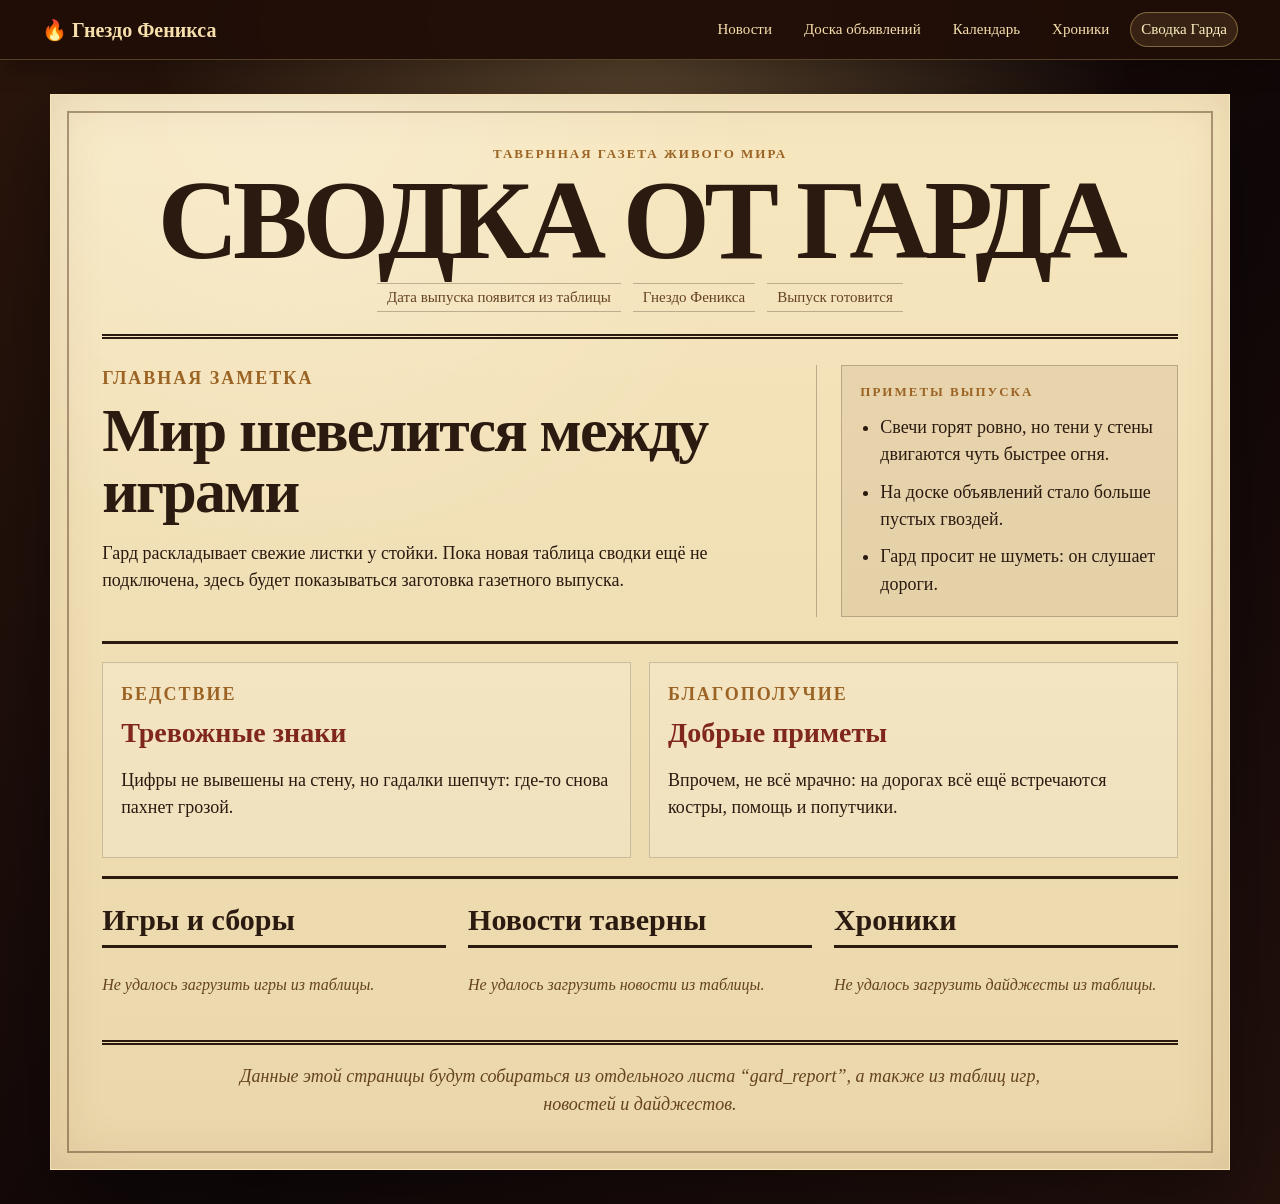
<file: gard-report.html>
<!DOCTYPE html>
<html lang="ru">
<head>
  <meta charset="UTF-8" />
  <meta name="viewport" content="width=device-width, initial-scale=1.0" />

  <title>Сводка от Гарда — Гнездо Феникса</title>

  <link rel="icon" href="favicon.ico" sizes="any">
  <link rel="icon" type="image/png" sizes="32x32" href="favicon-32.png">
  <link rel="icon" type="image/png" sizes="16x16" href="favicon-16.png">
  <link rel="apple-touch-icon" href="apple-touch-icon.png">

  <link rel="stylesheet" href="gard-report.css?v=3.7.4" />
</head>

<body>
  <nav class="paper-nav">
    <a class="paper-logo" href="index.html">🔥 Гнездо Феникса</a>

    <div class="paper-nav-links">
      <a href="index.html#news">Новости</a>
      <a href="board.html">Доска объявлений</a>
      <a href="calendar.html">Календарь</a>
      <a href="chronicles.html">Хроники</a>
      <a class="current" href="gard-report.html">Сводка Гарда</a>
    </div>
  </nav>

  <main class="newspaper-page">
    <section class="newspaper" aria-label="Сводка от Гарда">
      <header class="newspaper-masthead">
        <p class="newspaper-kicker" id="reportKicker">Тавернная газета живого мира</p>

        <h1 id="reportTitle">Сводка от Гарда</h1>

        <div class="newspaper-meta">
          <span id="reportDate">Дата выпуска появится из таблицы</span>
          <span>Гнездо Феникса</span>
          <span id="reportIssue">Выпуск готовится</span>
        </div>
      </header>

      <section class="newspaper-lead">
        <article class="lead-story">
          <p class="section-label">Главная заметка</p>
          <h2 id="leadTitle">Мир шевелится между играми</h2>
          <p id="leadText">
            Гард раскладывает свежие листки у стойки. Пока новая таблица сводки ещё не подключена,
            здесь будет показываться заготовка газетного выпуска.
          </p>
        </article>

        <aside class="omens-box">
          <p class="section-label">Приметы выпуска</p>
          <ul id="omensList">
            <li>Свечи горят ровно, но тени у стены двигаются чуть быстрее огня.</li>
            <li>На доске объявлений стало больше пустых гвоздей.</li>
            <li>Гард просит не шуметь: он слушает дороги.</li>
          </ul>
        </aside>
      </section>

      <section class="world-pulse">
        <article>
          <p class="section-label">Бедствие</p>
          <h3 id="disasterTitle">Тревожные знаки</h3>
          <p id="disasterText">
            Цифры не вывешены на стену, но гадалки шепчут: где-то снова пахнет грозой.
          </p>
        </article>

        <article>
          <p class="section-label">Благополучие</p>
          <h3 id="wellbeingTitle">Добрые приметы</h3>
          <p id="wellbeingText">
            Впрочем, не всё мрачно: на дорогах всё ещё встречаются костры, помощь и попутчики.
          </p>
        </article>
      </section>

      <section class="report-columns">
        <article class="paper-column">
          <h2>Игры и сборы</h2>
          <div id="gamesColumn" class="paper-list">
            <p class="loading-note">Гард смотрит доску ближайших игр...</p>
          </div>
        </article>

        <article class="paper-column">
          <h2>Новости таверны</h2>
          <div id="newsColumn" class="paper-list">
            <p class="loading-note">Гард листает свежие новости...</p>
          </div>
        </article>

        <article class="paper-column">
          <h2>Хроники</h2>
          <div id="digestsColumn" class="paper-list">
            <p class="loading-note">Гард раскрывает архив хроник...</p>
          </div>
        </article>
      </section>

      <footer class="newspaper-footer">
        <p id="reportFooter">
          Данные этой страницы будут собираться из отдельного листа “gard_report”,
          а также из таблиц игр, новостей и дайджестов.
        </p>
      </footer>
    </section>
  </main>

  <script src="gard-report.js?v=3.7.4"></script>
</body>
</html>
</file>
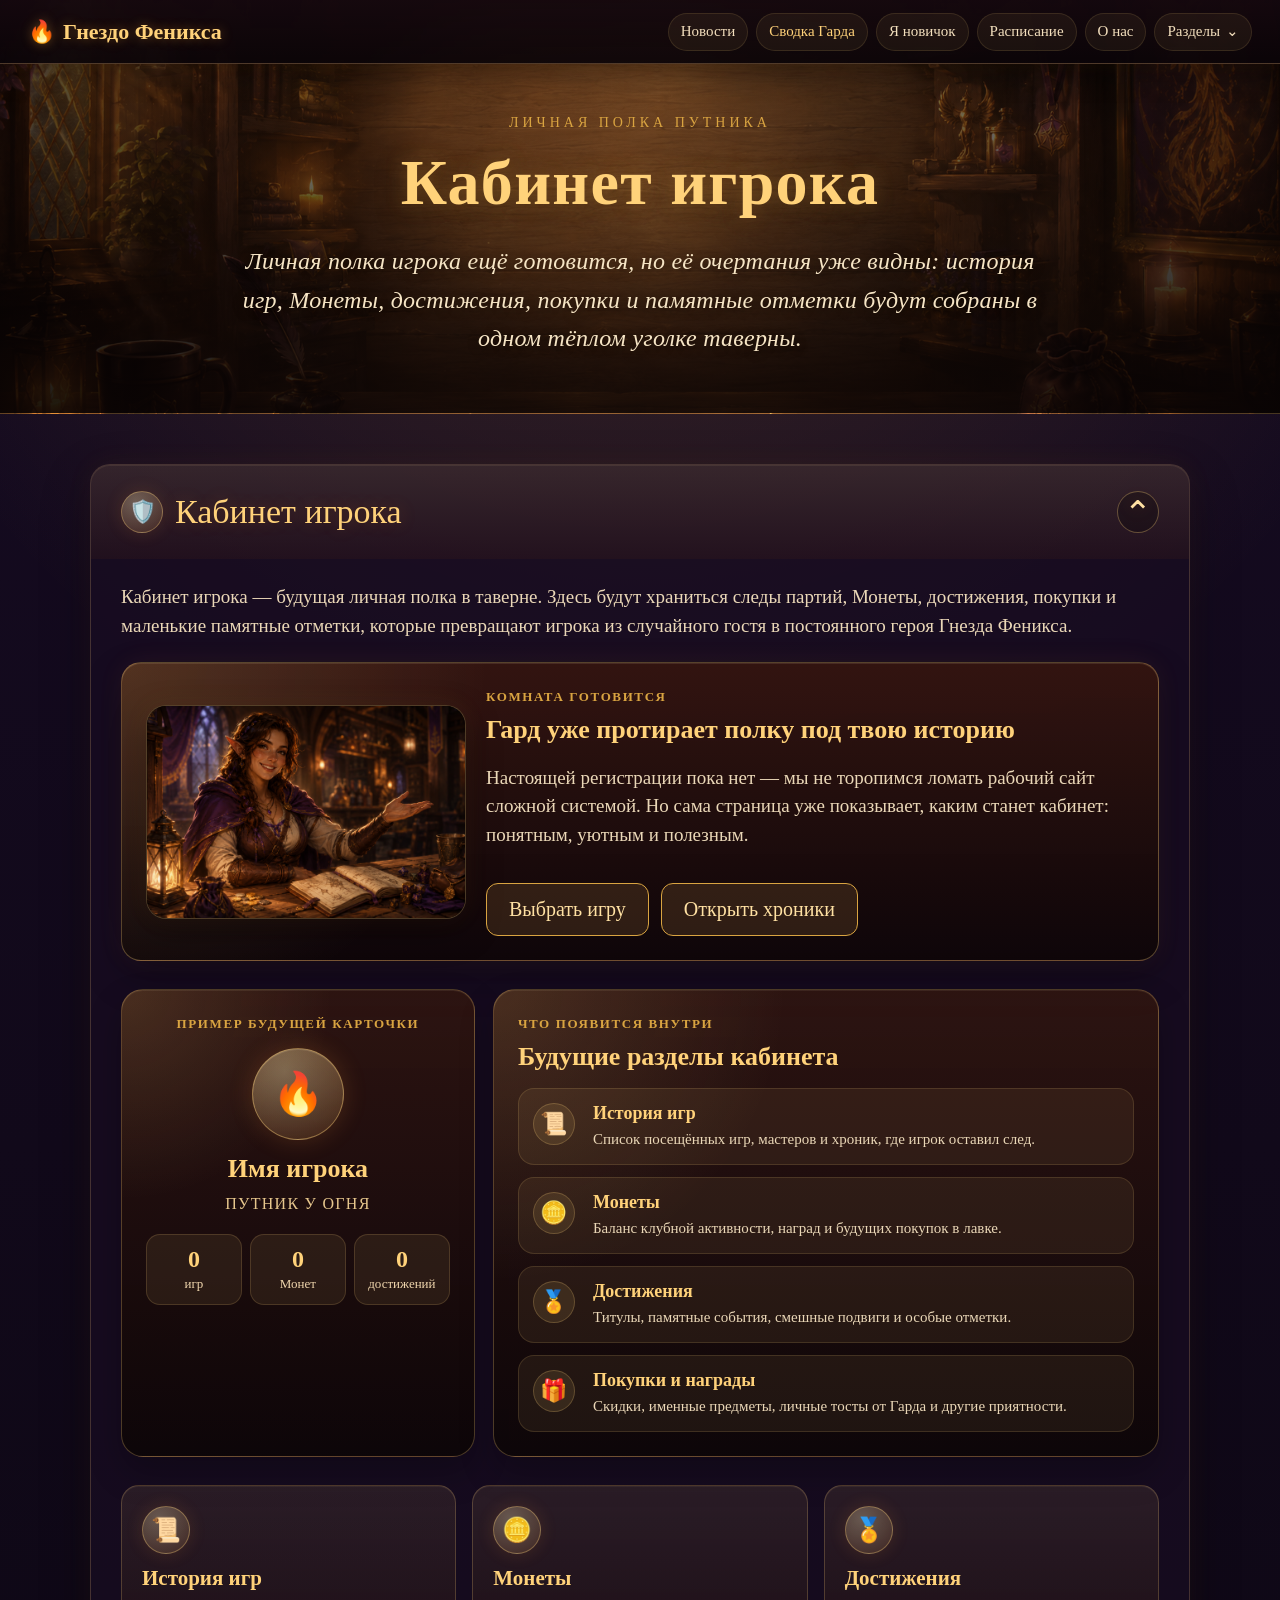
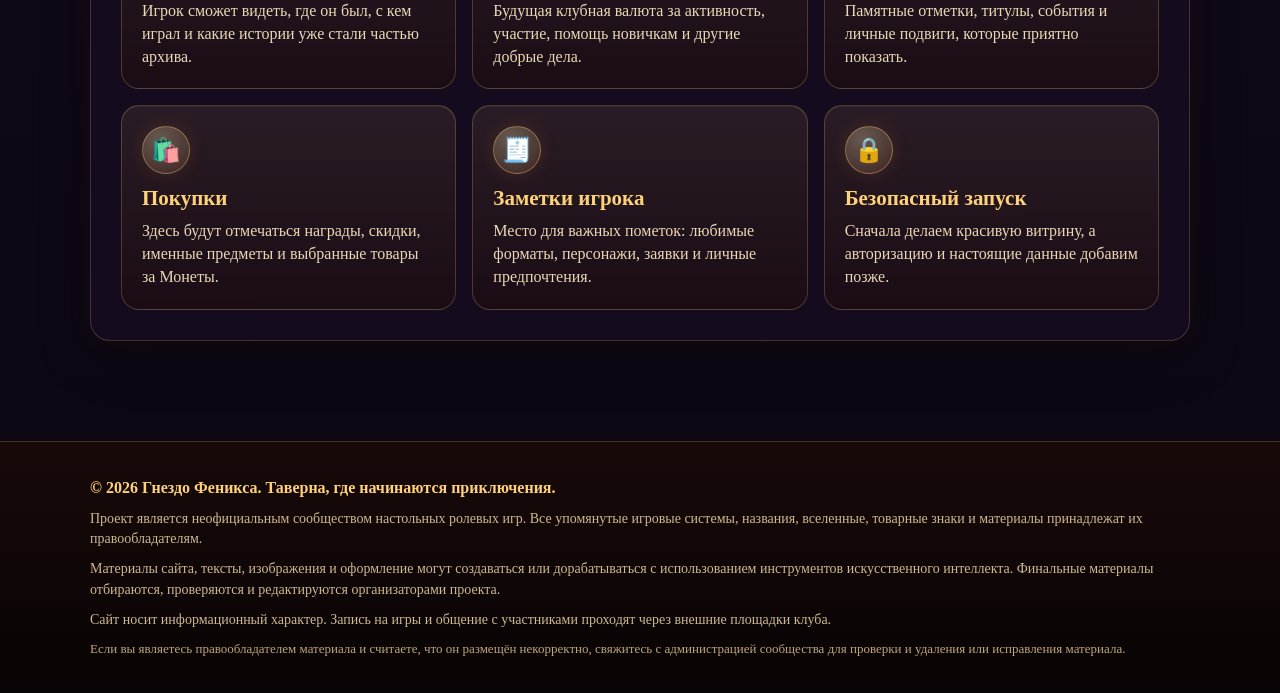
<file: profile.html>
<!DOCTYPE html>
<html lang="ru">
<head>
  <meta charset="UTF-8" />
  <meta name="viewport" content="width=device-width, initial-scale=1.0" />

  <title>Кабинет игрока — Гнездо Феникса</title>
  <link rel="icon" href="favicon.ico" sizes="any" />
  <link rel="icon" type="image/png" sizes="32x32" href="favicon-32.png" />
  <link rel="icon" type="image/png" sizes="16x16" href="favicon-16.png" />
  <link rel="apple-touch-icon" href="apple-touch-icon.png" />
  <link rel="stylesheet" href="style.css?v=3.7.3" />
</head>
<body class="profile-page">
  <nav class="top-nav compact-nav">
    <a href="index.html" class="nav-logo">🔥 <span>Гнездо Феникса</span></a>

    <button class="nav-menu-toggle" type="button" aria-expanded="false" aria-controls="mainNavLinks">
      ☰ Меню
    </button>

    <div class="nav-links" id="mainNavLinks">
      <a class="nav-link" href="index.html#news">Новости</a>
      <a class="nav-link gard-report-nav" href="gard-report.html">Сводка Гарда</a>
      <a class="nav-link" href="index.html#newbie">Я новичок</a>
      <a class="nav-link" href="index.html#schedule">Расписание</a>
      <a class="nav-link" href="index.html#about">О нас</a>

      <div class="nav-dropdown">
        <button class="nav-dropdown-toggle" type="button" aria-expanded="false">
          Разделы <span>⌄</span>
        </button>

        <div class="nav-dropdown-menu">
          <a href="games-service.html"><span>🎲</span>Игры под ключ</a>
          <a href="board.html"><span>🗡️</span>Доска объявлений</a>
          <a href="chronicles.html"><span>📖</span>Хроники</a>
          <a href="calendar.html"><span>🗓️</span>Календарь</a>
          <a class="current-page" href="profile.html"><span>🧭</span>Кабинет</a>
        </div>
      </div>
    </div>
  </nav>
  <header class="hero tavern-hero page-hero profile-hero">
    <div class="tavern-background" aria-hidden="true">
      <div class="tavern-layer tavern-deep" data-depth="0.2"></div>
      <div class="tavern-layer tavern-window" data-depth="0.35"></div>
      <div class="tavern-layer tavern-shelves" data-depth="0.55"></div>
      <div class="tavern-layer tavern-fire" data-depth="0.75"></div>
      <div class="tavern-layer tavern-sparks" data-depth="1"></div>
    </div>

    <div class="hero-content tavern-content">
      <p class="eyebrow">Личная полка путника</p>
      <h1>Кабинет игрока</h1>
      <p class="hero-text">Личная полка игрока ещё готовится, но её очертания уже видны: история игр, Монеты, достижения, покупки и памятные отметки будут собраны в одном тёплом уголке таверны.</p>
    </div>
  </header>

  <main class="container">
    <section class="section tavern-card-large profile-public-section profile-showcase-section" id="profile" data-icon="🛡️">
      <h2>Кабинет игрока</h2>

      <p>
        Кабинет игрока — будущая личная полка в таверне. Здесь будут храниться следы партий,
        Монеты, достижения, покупки и маленькие памятные отметки, которые превращают игрока
        из случайного гостя в постоянного героя Гнезда Феникса.
      </p>

      <div class="profile-preview polished-profile-preview polished-profile-preview--illustrated profile-welcome-card">
        <img class="placeholder-illustration profile-placeholder-illustration" src="images/profile-illustration.png" alt="Улыбающийся персонаж приветствует игрока в будущем кабинете" />

        <div>
          <p class="news-kicker">Комната готовится</p>
          <h3>Гард уже протирает полку под твою историю</h3>
          <p>
            Настоящей регистрации пока нет — мы не торопимся ломать рабочий сайт сложной системой.
            Но сама страница уже показывает, каким станет кабинет: понятным, уютным и полезным.
          </p>

          <div class="profile-cta-row">
            <a class="button big" href="board.html">Выбрать игру</a>
            <a class="button big" href="chronicles.html">Открыть хроники</a>
          </div>
        </div>
      </div>

      <div class="profile-dashboard-preview">
        <div class="profile-player-card">
          <p class="news-kicker">Пример будущей карточки</p>
          <div class="profile-avatar-ring">🔥</div>
          <h3>Имя игрока</h3>
          <p class="profile-rank">Путник у огня</p>

          <div class="profile-stats-grid">
            <div>
              <strong>0</strong>
              <span>игр</span>
            </div>

            <div>
              <strong>0</strong>
              <span>Монет</span>
            </div>

            <div>
              <strong>0</strong>
              <span>достижений</span>
            </div>
          </div>
        </div>

        <div class="profile-roadmap-card">
          <p class="news-kicker">Что появится внутри</p>
          <h3>Будущие разделы кабинета</h3>

          <div class="profile-mini-list">
            <div>
              <span>📜</span>
              <div>
                <h4>История игр</h4>
                <p>Список посещённых игр, мастеров и хроник, где игрок оставил след.</p>
              </div>
            </div>

            <div>
              <span>🪙</span>
              <div>
                <h4>Монеты</h4>
                <p>Баланс клубной активности, наград и будущих покупок в лавке.</p>
              </div>
            </div>

            <div>
              <span>🏅</span>
              <div>
                <h4>Достижения</h4>
                <p>Титулы, памятные события, смешные подвиги и особые отметки.</p>
              </div>
            </div>

            <div>
              <span>🎁</span>
              <div>
                <h4>Покупки и награды</h4>
                <p>Скидки, именные предметы, личные тосты от Гарда и другие приятности.</p>
              </div>
            </div>
          </div>
        </div>
      </div>

      <div class="profile-feature-grid profile-feature-grid-expanded">
        <div class="feature-card">
          <span>📜</span>
          <h3>История игр</h3>
          <p>Игрок сможет видеть, где он был, с кем играл и какие истории уже стали частью архива.</p>
        </div>

        <div class="feature-card">
          <span>🪙</span>
          <h3>Монеты</h3>
          <p>Будущая клубная валюта за активность, участие, помощь новичкам и другие добрые дела.</p>
        </div>

        <div class="feature-card">
          <span>🏅</span>
          <h3>Достижения</h3>
          <p>Памятные отметки, титулы, события и личные подвиги, которые приятно показать.</p>
        </div>

        <div class="feature-card">
          <span>🛍️</span>
          <h3>Покупки</h3>
          <p>Здесь будут отмечаться награды, скидки, именные предметы и выбранные товары за Монеты.</p>
        </div>

        <div class="feature-card">
          <span>🧾</span>
          <h3>Заметки игрока</h3>
          <p>Место для важных пометок: любимые форматы, персонажи, заявки и личные предпочтения.</p>
        </div>

        <div class="feature-card">
          <span>🔒</span>
          <h3>Безопасный запуск</h3>
          <p>Сначала делаем красивую витрину, а авторизацию и настоящие данные добавим позже.</p>
        </div>
      </div>

    </section>
  </main>

  <footer class="footer">
    <div class="footer-inner">
      <p class="footer-brand">
        © 2026 Гнездо Феникса. Таверна, где начинаются приключения.
      </p>

      <p>
        Проект является неофициальным сообществом настольных ролевых игр.
        Все упомянутые игровые системы, названия, вселенные, товарные знаки и материалы
        принадлежат их правообладателям.
      </p>

      <p>
        Материалы сайта, тексты, изображения и оформление могут создаваться или дорабатываться
        с использованием инструментов искусственного интеллекта. Финальные материалы отбираются,
        проверяются и редактируются организаторами проекта.
      </p>

      <p>
        Сайт носит информационный характер. Запись на игры и общение с участниками проходят
        через внешние площадки клуба.
      </p>

      <p class="footer-note">
        Если вы являетесь правообладателем материала и считаете, что он размещён некорректно,
        свяжитесь с администрацией сообщества для проверки и удаления или исправления материала.
      </p>
    </div>
  </footer>
  <script src="script.js?v=3.7.3"></script>
  <script src="accordion.js?v=3.7.3"></script>
</body>
</html>
</file>
<file: style.css>
* {
  box-sizing: border-box;
}

html {
  scroll-behavior: smooth;
}

body {
  margin: 0;
  font-family: Georgia, "Times New Roman", serif;
  background:
    radial-gradient(circle at top, rgba(255, 180, 70, 0.18), transparent 35%),
    linear-gradient(180deg, #160b22 0%, #0c0712 100%);
  color: #f7ead2;
}

/* Верхнее меню */

.top-nav {
  position: sticky;
  top: 0;
  z-index: 10;
  width: 100%;
  padding: 14px 40px;
  display: flex;
  justify-content: space-between;
  align-items: center;
  background: rgba(12, 7, 18, 0.92);
  border-bottom: 1px solid rgba(255, 206, 126, 0.25);
  backdrop-filter: blur(10px);
}

.nav-logo {
  color: #ffd27a;
  text-decoration: none;
  font-size: 22px;
  font-weight: bold;
  text-shadow: 0 0 12px rgba(255, 174, 58, 0.35);
}

.nav-links {
  display: flex;
  gap: 18px;
  flex-wrap: wrap;
}

.nav-links a {
  color: #f3dfbd;
  text-decoration: none;
  font-size: 16px;
  transition: 0.2s;
}

.nav-links a:hover {
  color: #ffd27a;
}

/* Главный экран */

.hero {
  min-height: 100vh;
  display: flex;
  align-items: center;
  justify-content: center;
  padding: 40px 20px;
  text-align: center;
  background:
    radial-gradient(circle at center, rgba(255, 196, 87, 0.18), transparent 45%),
    linear-gradient(135deg, rgba(65, 31, 88, 0.8), rgba(16, 8, 24, 0.95));
  border-bottom: 1px solid rgba(255, 206, 126, 0.25);
}

.hero-content {
  max-width: 900px;
}

.eyebrow {
  color: #d9a441;
  text-transform: uppercase;
  letter-spacing: 4px;
  font-size: 14px;
  margin-bottom: 15px;
}

h1 {
  margin: 0;
  font-size: 64px;
  color: #ffd27a;
  text-shadow: 0 0 20px rgba(255, 174, 58, 0.4);
}

.hero-text {
  max-width: 700px;
  margin: 25px auto;
  font-size: 22px;
  line-height: 1.5;
  color: #f3dfbd;
}

.main-buttons {
  display: flex;
  flex-wrap: wrap;
  justify-content: center;
  gap: 14px;
  margin-top: 30px;
}

/* Общие кнопки */

.button {
  display: inline-block;
  padding: 14px 22px;
  border: 1px solid #d9a441;
  border-radius: 12px;
  background: rgba(255, 190, 90, 0.12);
  color: #ffe1a3;
  text-decoration: none;
  font-size: 18px;
  transition: 0.2s;
}

.button:hover {
  background: rgba(255, 190, 90, 0.25);
  transform: translateY(-2px);
}

.button.big {
  margin-top: 15px;
  font-size: 20px;
}

.game-button {
  margin-top: 18px;
  font-size: 16px;
  padding: 10px 14px;
}

/* Основная область */

.container {
  width: min(1100px, 92%);
  margin: 0 auto;
  padding: 50px 0;
}

.section {
  margin-bottom: 50px;
  padding: 30px;
  border: 1px solid rgba(255, 206, 126, 0.2);
  border-radius: 20px;
  background: rgba(24, 13, 34, 0.75);
  box-shadow: 0 0 30px rgba(0, 0, 0, 0.25);
}

.section h2 {
  margin-top: 0;
  font-size: 34px;
  color: #ffd27a;
}

.section p {
  font-size: 19px;
  line-height: 1.5;
  color: #ead7b7;
}

/* Приветственный блок */

.welcome-panel {
  text-align: center;
}

.welcome-panel p {
  max-width: 760px;
  margin-left: auto;
  margin-right: auto;
}

.hub-cards {
  display: grid;
  grid-template-columns: repeat(4, 1fr);
  gap: 18px;
  margin-top: 30px;
}

.hub-card {
  min-height: 190px;
  padding: 24px;
  border-radius: 18px;
  border: 1px solid rgba(255, 214, 145, 0.22);
  background:
    linear-gradient(180deg, rgba(255, 214, 145, 0.12), rgba(255, 214, 145, 0.04));
  color: #f7ead2;
  text-decoration: none;
  font-family: inherit;
  text-align: left;
  cursor: pointer;
  transition: 0.2s;
}

.hub-card:hover {
  transform: translateY(-4px);
  border-color: rgba(255, 210, 122, 0.65);
  box-shadow: 0 0 24px rgba(255, 174, 58, 0.16);
}

.hub-icon {
  display: block;
  font-size: 34px;
  margin-bottom: 12px;
}

.hub-card h3 {
  margin: 0 0 10px;
  color: #ffd27a;
  font-size: 22px;
}

.hub-card p {
  margin: 0;
  color: #ead7b7;
  font-size: 16px;
  line-height: 1.4;
}

.soon {
  opacity: 0.75;
}

/* Фильтры */

.filter-panel {
  display: flex;
  flex-wrap: wrap;
  gap: 12px;
  margin: 25px 0 12px;
}

.filter-button {
  padding: 10px 15px;
  border-radius: 999px;
  border: 1px solid rgba(255, 214, 145, 0.28);
  background: rgba(255, 210, 122, 0.08);
  color: #ffe1a3;
  font-family: inherit;
  font-size: 15px;
  cursor: pointer;
  transition: 0.2s;
}

.filter-button:hover {
  background: rgba(255, 210, 122, 0.18);
  transform: translateY(-2px);
}

.filter-button.active {
  background: rgba(255, 210, 122, 0.25);
  border-color: rgba(255, 210, 122, 0.7);
  color: #ffd27a;
}

.games-counter {
  margin: 0 0 20px;
  color: #d9a441;
  font-size: 16px;
}

/* Карточки игр */

.game-list {
  display: grid;
  grid-template-columns: repeat(3, 1fr);
  gap: 18px;
  margin-top: 25px;
}

.game-card {
  padding: 24px;
  border-radius: 18px;
  background: rgba(255, 214, 145, 0.08);
  border: 1px solid rgba(255, 214, 145, 0.22);
}

.game-card-top {
  display: flex;
  justify-content: space-between;
  gap: 12px;
  align-items: flex-start;
  margin-bottom: 10px;
}

.game-type {
  color: #d9a441;
  text-transform: uppercase;
  letter-spacing: 2px;
  font-size: 13px;
  margin: 0 0 10px;
}

.game-card h3 {
  color: #ffd27a;
  margin: 0 0 12px;
  font-size: 24px;
}

.game-meta {
  display: flex;
  flex-wrap: wrap;
  gap: 8px;
  margin-top: 18px;
}

.game-meta span {
  padding: 7px 10px;
  border-radius: 999px;
  background: rgba(255, 210, 122, 0.11);
  border: 1px solid rgba(255, 214, 145, 0.18);
  color: #ffe1a3;
  font-size: 14px;
}

/* Статусы */

.status-badge {
  display: inline-flex;
  align-items: center;
  justify-content: center;
  padding: 7px 11px;
  border-radius: 999px;
  font-size: 13px;
  white-space: nowrap;
  border: 1px solid rgba(255, 214, 145, 0.25);
}

.status-open {
  color: #dfffd8;
  background: rgba(76, 175, 80, 0.16);
  border-color: rgba(126, 255, 137, 0.28);
}

.status-closed {
  color: #ffd6d6;
  background: rgba(190, 50, 50, 0.18);
  border-color: rgba(255, 130, 130, 0.3);
}

.status-soon {
  color: #d9ecff;
  background: rgba(80, 150, 255, 0.16);
  border-color: rgba(130, 180, 255, 0.3);
}

.status-default {
  color: #ffe1a3;
  background: rgba(255, 210, 122, 0.12);
}

/* Запись */

.steps {
  display: grid;
  grid-template-columns: repeat(3, 1fr);
  gap: 18px;
  margin: 25px 0;
}

.step {
  display: flex;
  gap: 14px;
  align-items: flex-start;
  padding: 18px;
  border-radius: 16px;
  background: rgba(255, 214, 145, 0.08);
  border: 1px solid rgba(255, 214, 145, 0.18);
}

.step span {
  min-width: 34px;
  height: 34px;
  border-radius: 50%;
  background: rgba(255, 210, 122, 0.22);
  color: #ffd27a;
  display: flex;
  align-items: center;
  justify-content: center;
  font-weight: bold;
}

.step p {
  margin: 0;
  font-size: 17px;
}

/* Расписание */

.schedule-box {
  margin-top: 25px;
  border-radius: 16px;
  overflow: hidden;
  border: 1px solid rgba(255, 214, 145, 0.22);
}

.schedule-row {
  display: grid;
  grid-template-columns: 120px 1fr 120px 150px;
  gap: 14px;
  align-items: center;
  padding: 16px 18px;
  border-bottom: 1px solid rgba(255, 214, 145, 0.14);
  background: rgba(255, 214, 145, 0.06);
}

.schedule-row:last-child {
  border-bottom: none;
}

.schedule-row strong {
  color: #ffd27a;
}

.schedule-head {
  background: rgba(255, 210, 122, 0.13);
}

.schedule-head span,
.schedule-head strong {
  color: #ffd27a;
  font-weight: bold;
}

/* Календарь */

.calendar-header {
  display: flex;
  justify-content: space-between;
  gap: 18px;
  align-items: center;
  margin-top: 25px;
  margin-bottom: 18px;
}

.calendar-header h3 {
  margin: 0;
  color: #ffd27a;
  font-size: 28px;
  text-align: center;
}

.calendar-nav-button {
  padding: 10px 14px;
  border-radius: 12px;
  border: 1px solid rgba(255, 214, 145, 0.28);
  background: rgba(255, 210, 122, 0.08);
  color: #ffe1a3;
  font-family: inherit;
  font-size: 15px;
  cursor: pointer;
}

.calendar-nav-button:hover {
  background: rgba(255, 210, 122, 0.18);
}

.calendar-weekdays {
  display: grid;
  grid-template-columns: repeat(7, 1fr);
  gap: 8px;
  margin-bottom: 8px;
}

.calendar-weekdays span {
  text-align: center;
  color: #ffd27a;
  font-weight: bold;
}

.calendar-grid {
  display: grid;
  grid-template-columns: repeat(7, 1fr);
  gap: 8px;
}

.calendar-day {
  min-height: 130px;
  padding: 10px;
  border-radius: 14px;
  border: 1px solid rgba(255, 214, 145, 0.18);
  background: rgba(255, 214, 145, 0.05);
}

.calendar-empty {
  opacity: 0.25;
  border-style: dashed;
}

.calendar-day-number {
  color: #ffd27a;
  font-size: 20px;
  font-weight: bold;
}

.calendar-day-label {
  margin: 6px 0 10px;
  font-size: 13px;
  color: #d9a441;
}

.free-day {
  border-color: rgba(126, 255, 137, 0.16);
}

.busy-day {
  background: rgba(255, 210, 122, 0.11);
  border-color: rgba(255, 210, 122, 0.42);
}

.calendar-game {
  margin-top: 8px;
  padding: 8px;
  border-radius: 10px;
  background: rgba(12, 7, 18, 0.65);
  border: 1px solid rgba(255, 214, 145, 0.16);
}

.calendar-game strong {
  display: block;
  color: #f7ead2;
  font-size: 13px;
  line-height: 1.3;
}

.calendar-game span {
  display: inline-flex;
  margin-top: 5px;
  font-size: 12px;
}

.open-date-box {
  margin-top: 30px;
  padding: 22px;
  border-radius: 18px;
  background: rgba(255, 214, 145, 0.06);
  border: 1px solid rgba(255, 214, 145, 0.18);
}

.open-date-box h3 {
  margin-top: 0;
  color: #ffd27a;
  font-size: 24px;
}

.open-date-game {
  display: flex;
  justify-content: space-between;
  gap: 18px;
  align-items: center;
  margin-top: 14px;
  padding: 16px;
  border-radius: 14px;
  background: rgba(12, 7, 18, 0.55);
  border: 1px solid rgba(255, 214, 145, 0.16);
}

.open-date-game strong {
  color: #ffd27a;
}

.open-date-game p {
  margin: 6px 0 0;
  font-size: 15px;
}

/* Кабинет */

.profile-preview {
  display: flex;
  gap: 22px;
  align-items: center;
  margin-top: 25px;
  padding: 24px;
  border-radius: 18px;
  background: rgba(255, 214, 145, 0.08);
  border: 1px solid rgba(255, 214, 145, 0.22);
}

.avatar-placeholder {
  min-width: 90px;
  height: 90px;
  border-radius: 50%;
  border: 1px solid rgba(255, 214, 145, 0.5);
  display: flex;
  align-items: center;
  justify-content: center;
  color: #ffd27a;
  font-size: 42px;
  background: rgba(255, 210, 122, 0.1);
}

.profile-preview h3 {
  margin: 0 0 10px;
  color: #ffd27a;
}

/* Социальные ссылки */

.social-links {
  display: flex;
  flex-wrap: wrap;
  gap: 15px;
}

.social {
  padding: 15px 24px;
  border-radius: 12px;
  border: 1px solid #d9a441;
  font-size: 18px;
  font-family: inherit;
  text-decoration: none;
  color: #ffe1a3;
  background: rgba(255, 190, 90, 0.12);
  cursor: pointer;
}

.social:hover {
  background: rgba(255, 190, 90, 0.25);
}

/* Пустые сообщения */

.empty-message {
  grid-column: 1 / -1;
  padding: 28px;
  border-radius: 18px;
  border: 1px dashed rgba(255, 214, 145, 0.35);
  color: #f4d49a;
  text-align: center;
  font-size: 20px;
  background: rgba(255, 214, 145, 0.05);
}

/* Подвал */

.footer {
  padding: 25px;
  text-align: center;
  color: #bfa77a;
  border-top: 1px solid rgba(255, 206, 126, 0.2);
}

/* Адаптация под маленькие экраны */

@media (max-width: 950px) {
  .hub-cards {
    grid-template-columns: repeat(2, 1fr);
  }

  .calendar-grid,
  .calendar-weekdays {
    grid-template-columns: repeat(2, 1fr);
  }

  .calendar-weekdays {
    display: none;
  }

  .calendar-header {
    flex-direction: column;
  }
}

@media (max-width: 850px) {
  .game-list,
  .steps {
    grid-template-columns: 1fr;
  }

  .schedule-row {
    grid-template-columns: 1fr;
  }

  .game-card-top {
    flex-direction: column;
  }

  .profile-preview {
    flex-direction: column;
    text-align: center;
  }
}

@media (max-width: 600px) {
  h1 {
    font-size: 42px;
  }

  .hero-text {
    font-size: 18px;
  }

  .section {
    padding: 22px;
  }

  .hub-cards {
    grid-template-columns: 1fr;
  }

  .top-nav {
    padding: 12px 18px;
  }

  .nav-logo {
    font-size: 18px;
  }

  .nav-links {
    gap: 10px;
  }

  .nav-links a {
    font-size: 14px;
  }

  .calendar-grid {
    grid-template-columns: 1fr;
  }

  .open-date-game {
    flex-direction: column;
    align-items: flex-start;
  }
}
/* ============================= */
/* v1.5 — оптимизация под телефоны */
/* ============================= */

section {
  scroll-margin-top: 90px;
}

a,
button {
  -webkit-tap-highlight-color: transparent;
}

@media (max-width: 1100px) {
  .container {
    width: 94%;
  }

  .game-list {
    grid-template-columns: repeat(2, 1fr);
  }

  .hub-cards {
    grid-template-columns: repeat(2, 1fr);
  }
}

@media (max-width: 768px) {
  body {
    overflow-x: hidden;
  }

  .top-nav {
    position: sticky;
    flex-direction: column;
    gap: 12px;
    padding: 12px 14px;
  }

  .nav-logo {
    font-size: 20px;
    text-align: center;
  }

  .nav-links {
    width: 100%;
    justify-content: center;
    gap: 8px;
  }

  .nav-links a {
    padding: 8px 10px;
    border-radius: 999px;
    background: rgba(255, 210, 122, 0.08);
    font-size: 14px;
  }

  .hero {
    min-height: auto;
    padding: 70px 18px 55px;
  }

  h1 {
    font-size: 42px;
    line-height: 1.05;
  }

  .eyebrow {
    font-size: 12px;
    letter-spacing: 3px;
  }

  .hero-text {
    font-size: 18px;
    line-height: 1.45;
  }

  .main-buttons {
    flex-direction: column;
    align-items: stretch;
  }

  .main-buttons .button {
    width: 100%;
    text-align: center;
  }

  .container {
    width: 94%;
    padding: 30px 0;
  }

  .section {
    padding: 22px;
    margin-bottom: 30px;
    border-radius: 18px;
  }

  .section h2 {
    font-size: 28px;
  }

  .section p {
    font-size: 17px;
  }

  .hub-cards {
    grid-template-columns: 1fr;
  }

  .hub-card {
    min-height: auto;
    padding: 20px;
  }

  .filter-panel {
    gap: 8px;
  }

  .filter-button {
    flex: 1 1 auto;
    min-width: 130px;
    padding: 11px 12px;
    font-size: 14px;
  }

  .game-list {
    grid-template-columns: 1fr;
  }

  .game-card {
    padding: 20px;
  }

  .game-card-top {
    flex-direction: column;
    gap: 8px;
  }

  .game-meta {
    gap: 7px;
  }

  .game-meta span {
    font-size: 13px;
  }

  .game-button {
    width: 100%;
    text-align: center;
  }

  .steps {
    grid-template-columns: 1fr;
  }

  .schedule-box {
    overflow-x: auto;
  }

  .schedule-row {
    grid-template-columns: 1fr;
    gap: 7px;
    padding: 14px;
  }

  .calendar-header {
    flex-direction: column;
    align-items: stretch;
  }

  .calendar-header h3 {
    order: -1;
    font-size: 26px;
  }

  .calendar-nav-button {
    width: 100%;
    min-height: 44px;
  }

  .calendar-weekdays {
    display: none;
  }

  .calendar-grid {
    grid-template-columns: 1fr;
  }

  .calendar-day {
    min-height: auto;
  }

  .calendar-game {
    padding: 10px;
  }

  .open-date-game {
    flex-direction: column;
    align-items: flex-start;
  }

  .profile-preview {
    flex-direction: column;
    text-align: center;
  }

  .social-links {
    flex-direction: column;
  }

  .social {
    width: 100%;
    text-align: center;
  }

  .footer {
    font-size: 14px;
  }
}

@media (max-width: 420px) {
  .nav-links {
    justify-content: flex-start;
    overflow-x: auto;
    flex-wrap: nowrap;
    padding-bottom: 4px;
  }

  .nav-links a {
    white-space: nowrap;
  }

  h1 {
    font-size: 34px;
  }

  .hero-text {
    font-size: 16px;
  }

  .section {
    padding: 18px;
  }

  .section h2 {
    font-size: 25px;
  }

  .button,
  .social {
    font-size: 16px;
  }

  .hub-icon {
    font-size: 30px;
  }

  .game-card h3 {
    font-size: 22px;
  }

  .status-badge {
    font-size: 12px;
  }
}
/* ============================= */
/* v1.8.1 — живой фон на всех устройствах */
/* ============================= */

.tavern-layer {
  transform: translate(0, 0) scale(1.03);
}

@media (max-width: 768px) {
  .tavern-layer {
    transform: translate(0, 0) scale(1.03) !important;
  }
}
/* ============================= */
/* v1.8.2 — исправление интерактивного фона */
/* ============================= */

.tavern-layer {
  transform: translate3d(var(--parallax-x, 0px), var(--parallax-y, 0px), 0) scale(1.08) !important;
  transition: none !important;
}

.tavern-fire {
  animation:
    tavernFirePulse 1.8s ease-in-out infinite,
    tavernFireMove 5s ease-in-out infinite;
}

.tavern-sparks {
  opacity: 1;
  animation: tavernSparks 6s linear infinite;
}

@keyframes tavernFireMove {
  0%, 100% {
    filter: blur(1px) brightness(1);
  }

  50% {
    filter: blur(2px) brightness(1.25);
  }
}
/* ============================= */
/* v1.9 — статичная тавернная картинка */
/* ============================= */

.tavern-background {
  background:
    linear-gradient(
      180deg,
      rgba(10, 4, 4, 0.28) 0%,
      rgba(10, 4, 4, 0.52) 55%,
      rgba(10, 4, 4, 0.82) 100%
    ),
    radial-gradient(
      circle at center,
      rgba(255, 190, 90, 0.12),
      rgba(0, 0, 0, 0.45) 65%
    ),
    url("images/tavern-bg.png");

  background-size: cover;
  background-position: center;
  background-repeat: no-repeat;
}

.tavern-layer {
  display: none !important;
}

.tavern-hero {
  background: #120709;
}

.tavern-content {
  background:
    linear-gradient(
      180deg,
      rgba(26, 12, 8, 0.70),
      rgba(9, 4, 5, 0.62)
    );

  border: 1px solid rgba(255, 210, 122, 0.32);
  box-shadow:
    0 0 70px rgba(255, 130, 40, 0.16),
    0 18px 90px rgba(0, 0, 0, 0.58);
}

/* На телефоне фон остаётся красивым и не ломает страницу */
@media (max-width: 768px) {
  .tavern-background {
    background-position: center top;
  }

  .tavern-content {
    background:
      linear-gradient(
        180deg,
        rgba(26, 12, 8, 0.78),
        rgba(9, 4, 5, 0.72)
      );
  }
}
/* ============================= */
/* v1.9.2 — фон-картинка напрямую на главном экране */
/* ============================= */

.tavern-hero {
  background:
    linear-gradient(
      180deg,
      rgba(10, 4, 4, 0.20) 0%,
      rgba(10, 4, 4, 0.45) 55%,
      rgba(10, 4, 4, 0.82) 100%
    ),
    radial-gradient(
      circle at center,
      rgba(255, 190, 90, 0.10),
      rgba(0, 0, 0, 0.48) 70%
    ),
    url("images/tavern-bg.png") !important;

  background-size: cover !important;
  background-position: center !important;
  background-repeat: no-repeat !important;
}

/* Старые декоративные интерактивные слои убираем, чтобы они не перекрывали картинку */
.tavern-background {
  display: none !important;
}
/* ============================= */
/* v2.0 — раздел “Я новичок” */
/* ============================= */

.newbie-guide {
  overflow: hidden;
}

.newbie-path {
  display: grid;
  grid-template-columns: repeat(3, 1fr);
  gap: 18px;
  margin: 28px 0;
}

.newbie-step {
  position: relative;
  padding: 22px;
  border-radius: 18px;
  background:
    linear-gradient(180deg, rgba(255, 210, 122, 0.10), rgba(70, 32, 18, 0.22));
  border: 1px solid rgba(255, 210, 122, 0.24);
  box-shadow:
    inset 0 1px 0 rgba(255, 230, 170, 0.07),
    0 12px 28px rgba(0, 0, 0, 0.18);
}

.newbie-step span {
  width: 42px;
  height: 42px;
  display: inline-flex;
  align-items: center;
  justify-content: center;
  margin-bottom: 14px;
  border-radius: 50%;
  color: #ffd27a;
  font-size: 20px;
  font-weight: bold;
  background: rgba(255, 210, 122, 0.18);
  border: 1px solid rgba(255, 210, 122, 0.42);
  box-shadow: 0 0 18px rgba(255, 150, 55, 0.18);
}

.newbie-step h3 {
  margin: 0 0 10px;
  color: #ffd27a;
  font-size: 22px;
}

.newbie-step p {
  margin: 0;
  font-size: 16px;
  line-height: 1.45;
}

.newbie-note {
  margin: 30px 0 24px;
  padding: 24px;
  border-radius: 18px;
  background:
    linear-gradient(180deg, rgba(255, 210, 122, 0.09), rgba(43, 22, 15, 0.34));
  border: 1px solid rgba(255, 210, 122, 0.26);
}

.newbie-note h3 {
  margin-top: 0;
  color: #ffd27a;
  font-size: 24px;
}

.newbie-note ul {
  margin: 16px 0;
  padding-left: 24px;
  color: #f0d6ad;
  font-size: 18px;
  line-height: 1.6;
}

.newbie-note li::marker {
  color: #ffd27a;
}

.newbie-note p {
  margin-bottom: 0;
}

@media (max-width: 950px) {
  .newbie-path {
    grid-template-columns: repeat(2, 1fr);
  }
}

@media (max-width: 650px) {
  .newbie-path {
    grid-template-columns: 1fr;
  }

  .newbie-step {
    padding: 18px;
  }

  .newbie-note {
    padding: 18px;
  }

  .newbie-note ul {
    font-size: 16px;
  }
}
/* ============================= */
/* v2.1 — карточки игр как объявления */
/* ============================= */

.notice-board-section {
  background:
    linear-gradient(180deg, rgba(53, 28, 16, 0.90), rgba(19, 8, 6, 0.88));
}

.notice-board-section h2::before {
  content: "📌 ";
}

.notice-board-section .game-list {
  position: relative;
  padding: 28px;
  border-radius: 22px;
  background:
    linear-gradient(90deg, rgba(92, 50, 27, 0.42), rgba(43, 22, 14, 0.56)),
    repeating-linear-gradient(
      90deg,
      rgba(82, 42, 22, 0.88) 0px,
      rgba(82, 42, 22, 0.88) 34px,
      rgba(66, 33, 18, 0.88) 34px,
      rgba(66, 33, 18, 0.88) 68px
    );
  border: 1px solid rgba(255, 210, 122, 0.25);
  box-shadow:
    inset 0 0 35px rgba(0, 0, 0, 0.42),
    0 18px 45px rgba(0, 0, 0, 0.28);
}

.notice-board-section .game-list::before {
  content: "";
  position: absolute;
  inset: 12px;
  border-radius: 16px;
  border: 1px dashed rgba(255, 220, 150, 0.18);
  pointer-events: none;
}

.notice-board-section .game-card {
  position: relative;
  overflow: visible;
  padding: 26px 22px 24px;
  border-radius: 8px;
  background:
    radial-gradient(circle at top left, rgba(255, 255, 255, 0.34), transparent 28%),
    linear-gradient(180deg, #f3d49a 0%, #d9ad65 100%);
  border: 1px solid rgba(92, 48, 20, 0.55);
  color: #2b160f;
  box-shadow:
    0 12px 22px rgba(0, 0, 0, 0.34),
    inset 0 0 28px rgba(96, 46, 18, 0.14);
  transform: rotate(-0.6deg);
}

.notice-board-section .game-card:nth-child(2n) {
  transform: rotate(0.8deg);
}

.notice-board-section .game-card:nth-child(3n) {
  transform: rotate(-1deg);
}

.notice-board-section .game-card:hover {
  transform: translateY(-5px) rotate(0deg);
  border-color: rgba(255, 235, 170, 0.9);
  box-shadow:
    0 0 24px rgba(255, 190, 90, 0.20),
    0 18px 32px rgba(0, 0, 0, 0.38),
    inset 0 0 28px rgba(96, 46, 18, 0.12);
}

.notice-board-section .game-card::before {
  content: "";
  position: absolute;
  top: 10px;
  left: 50%;
  width: 18px;
  height: 18px;
  transform: translateX(-50%);
  border-radius: 50%;
  background:
    radial-gradient(circle at 35% 35%, #fff1bd, #b66a24 48%, #5b260f 100%);
  box-shadow:
    0 2px 4px rgba(0, 0, 0, 0.42),
    0 0 12px rgba(255, 190, 90, 0.28);
}

.notice-board-section .game-card h3 {
  margin-top: 10px;
  color: #3a1c0d;
  text-shadow: none;
}

.notice-board-section .game-card p {
  color: #4a2a14;
}

.notice-board-section .game-type {
  color: #7b4219;
  font-weight: bold;
}

.notice-board-section .game-meta span {
  background: rgba(83, 39, 14, 0.10);
  border-color: rgba(83, 39, 14, 0.20);
  color: #3a1c0d;
}

.notice-board-section .game-button {
  background:
    linear-gradient(180deg, rgba(72, 35, 16, 0.92), rgba(37, 16, 8, 0.94));
  border-color: rgba(255, 210, 122, 0.55);
  color: #ffe4aa;
}

.notice-board-section .game-button:hover {
  background:
    linear-gradient(180deg, rgba(100, 49, 20, 0.96), rgba(49, 19, 8, 0.96));
}

.notice-board-section .status-badge {
  box-shadow: 0 2px 8px rgba(0, 0, 0, 0.18);
}

.notice-board-section .status-open {
  color: #1d4b19;
  background: rgba(121, 202, 103, 0.28);
  border-color: rgba(32, 105, 32, 0.22);
}

.notice-board-section .status-closed {
  color: #7a1818;
  background: rgba(190, 50, 50, 0.20);
  border-color: rgba(126, 25, 25, 0.22);
}

.notice-board-section .empty-message {
  position: relative;
  z-index: 1;
  background: rgba(243, 212, 154, 0.88);
  color: #3a1c0d;
  border-color: rgba(83, 39, 14, 0.26);
}

@media (max-width: 768px) {
  .notice-board-section .game-list {
    padding: 18px;
  }

  .notice-board-section .game-card,
  .notice-board-section .game-card:nth-child(2n),
  .notice-board-section .game-card:nth-child(3n) {
    transform: none;
  }

  .notice-board-section .game-card:hover {
    transform: translateY(-3px);
  }
}
/* ============================= */
/* v2.2 — картинки анонсов в карточках игр */
/* ============================= */

.game-card-content {
  position: relative;
  z-index: 1;
}

.game-image-wrap {
  position: relative;
  width: 100%;
  aspect-ratio: 4 / 5;
  overflow: hidden;
  background: rgba(12, 7, 18, 0.75);
  border-bottom: 1px solid rgba(255, 210, 122, 0.26);
}

.game-image {
  width: 100%;
  height: 100%;
  display: block;
  object-fit: cover;
}

.notice-board-section .game-card.has-image {
  padding: 0;
  overflow: hidden;
  border-radius: 16px;
  background:
    linear-gradient(180deg, rgba(28, 12, 8, 0.94), rgba(10, 4, 4, 0.96));
  border: 1px solid rgba(255, 210, 122, 0.34);
  color: #f7ead2;
}

.notice-board-section .game-card.has-image::before {
  display: none;
}

.notice-board-section .game-card.has-image .game-card-content {
  padding: 20px;
}

.notice-board-section .game-card.has-image h3 {
  color: #ffd27a;
  text-shadow: 0 0 14px rgba(255, 150, 55, 0.25);
}

.notice-board-section .game-card.has-image p {
  color: #f0d6ad;
}

.notice-board-section .game-card.has-image .game-type {
  color: #d9a441;
}

.notice-board-section .game-card.has-image .game-meta span {
  background: rgba(255, 210, 122, 0.11);
  border-color: rgba(255, 214, 145, 0.18);
  color: #ffe1a3;
}

.notice-board-section .game-card.has-image .game-button {
  width: 100%;
  text-align: center;
}

@media (max-width: 768px) {
  .game-image-wrap {
    aspect-ratio: 16 / 10;
  }
}
/* ============================= */
/* v2.3 — картинка анонса как фон карточки */
/* ============================= */

/* Старый отдельный блок картинки больше не нужен */
.game-image-wrap {
  display: none !important;
}

/* Карточка с картинкой теперь сама становится обложкой */
.notice-board-section .game-card.has-image {
  min-height: 620px;
  padding: 0;
  overflow: hidden;
  display: flex;
  align-items: flex-end;
  border-radius: 18px;

  background-image:
    linear-gradient(
      180deg,
      rgba(0, 0, 0, 0.08) 0%,
      rgba(0, 0, 0, 0.18) 38%,
      rgba(0, 0, 0, 0.78) 74%,
      rgba(0, 0, 0, 0.92) 100%
    ),
    var(--game-image-url);

  background-size: cover;
  background-position: center;
  background-repeat: no-repeat;

  border: 1px solid rgba(255, 210, 122, 0.38);
  color: #f7ead2;
}

/* Убираем кнопку-гвоздик у карточек с картинкой */
.notice-board-section .game-card.has-image::before {
  display: none;
}

/* Текстовая зона поверх картинки */
.notice-board-section .game-card.has-image .game-card-content {
  width: 100%;
  padding: 22px;
  background:
    linear-gradient(
      180deg,
      rgba(12, 5, 5, 0.10) 0%,
      rgba(12, 5, 5, 0.62) 35%,
      rgba(12, 5, 5, 0.88) 100%
    );
  backdrop-filter: blur(2px);
  border-top: 1px solid rgba(255, 210, 122, 0.22);
}

/* Название поверх картинки */
.notice-board-section .game-card.has-image h3 {
  color: #ffd27a;
  text-shadow:
    0 2px 6px rgba(0, 0, 0, 0.85),
    0 0 18px rgba(255, 150, 55, 0.35);
}

/* Описание поверх картинки */
.notice-board-section .game-card.has-image p {
  color: #f7dfba;
  text-shadow: 0 2px 5px rgba(0, 0, 0, 0.85);
}

/* Тип игры */
.notice-board-section .game-card.has-image .game-type {
  color: #ffd27a;
  text-shadow: 0 2px 5px rgba(0, 0, 0, 0.85);
}

/* Метки дата/время/мастер */
.notice-board-section .game-card.has-image .game-meta span {
  background: rgba(0, 0, 0, 0.46);
  border-color: rgba(255, 214, 145, 0.24);
  color: #ffe1a3;
  backdrop-filter: blur(3px);
}

/* Кнопка записи */
.notice-board-section .game-card.has-image .game-button {
  width: 100%;
  text-align: center;
  background:
    linear-gradient(180deg, rgba(255, 210, 122, 0.26), rgba(122, 48, 22, 0.42));
  border-color: rgba(255, 210, 122, 0.62);
  box-shadow: 0 0 18px rgba(255, 150, 55, 0.18);
}

/* Статус на картинке */
.notice-board-section .game-card.has-image .status-badge {
  background: rgba(0, 0, 0, 0.48);
  backdrop-filter: blur(3px);
}

/* На телефоне карточка ниже, чтобы не была огромной */
@media (max-width: 768px) {
  .notice-board-section .game-card.has-image {
    min-height: 520px;
  }

  .notice-board-section .game-card.has-image .game-card-content {
    padding: 18px;
  }
}

@media (max-width: 420px) {
  .notice-board-section .game-card.has-image {
    min-height: 470px;
  }
}
/* ============================= */
/* v2.4 — раскрывающиеся разделы */
/* ============================= */

.accordion-section {
  padding: 0;
  overflow: hidden;
}

.accordion-title {
  width: 100%;
  padding: 26px 30px;
  display: flex;
  align-items: center;
  justify-content: space-between;
  gap: 18px;
  border: none;
  background:
    linear-gradient(180deg, rgba(255, 210, 122, 0.12), rgba(70, 32, 18, 0.20));
  color: #ffd27a;
  font-family: Georgia, "Times New Roman", serif;
  font-size: 34px;
  text-align: left;
  cursor: pointer;
  text-shadow: 0 0 18px rgba(255, 130, 40, 0.22);
}

.accordion-title:hover {
  background:
    linear-gradient(180deg, rgba(255, 210, 122, 0.18), rgba(100, 45, 20, 0.26));
}

.accordion-icon {
  min-width: 42px;
  height: 42px;
  display: inline-flex;
  align-items: center;
  justify-content: center;
  border-radius: 50%;
  color: #ffe1a3;
  background: rgba(0, 0, 0, 0.24);
  border: 1px solid rgba(255, 210, 122, 0.32);
  transition: 0.25s;
}

.accordion-body {
  display: none;
  padding: 0 30px 30px;
}

.accordion-section.open .accordion-body {
  display: block;
}

.accordion-section.open .accordion-icon {
  transform: rotate(180deg);
}

.accordion-section.open {
  box-shadow:
    inset 0 1px 0 rgba(255, 230, 170, 0.08),
    0 18px 50px rgba(0, 0, 0, 0.32),
    0 0 28px rgba(255, 150, 55, 0.06);
}

/* Чтобы у разделов внутри аккордеона не было лишнего верхнего отступа */
.accordion-body > p:first-child {
  margin-top: 0;
  padding-top: 24px;
}

/* Доска объявлений внутри раскрывающегося блока */
.accordion-body .filter-panel {
  margin-top: 24px;
}

/* Мобильная версия */
@media (max-width: 768px) {
  .accordion-title {
    padding: 20px;
    font-size: 26px;
  }

  .accordion-body {
    padding: 0 20px 22px;
  }

  .accordion-icon {
    min-width: 36px;
    height: 36px;
  }
}

@media (max-width: 420px) {
  .accordion-title {
    font-size: 23px;
  }
}
/* ============================= */
/* v2.5 — оптимизация под телефоны и разные экраны */
/* ============================= */

/* Общая защита от горизонтальной прокрутки */
html,
body {
  max-width: 100%;
  overflow-x: hidden;
}

img {
  max-width: 100%;
}

/* Удобные нажатия пальцем */
a,
button {
  touch-action: manipulation;
}

.button,
.social,
.filter-button,
.calendar-nav-button,
.accordion-title {
  min-height: 44px;
}

/* Чтобы якоря не прятались под верхним меню */
section {
  scroll-margin-top: 90px;
}

/* Большие планшеты и небольшие ноутбуки */
@media (max-width: 1100px) {
  .container {
    width: 94%;
  }

  .hub-cards {
    grid-template-columns: repeat(2, 1fr);
  }

  .game-list {
    grid-template-columns: repeat(2, 1fr);
  }

  .notice-board-section .game-card.has-image {
    min-height: 560px;
  }

  .calendar-grid,
  .calendar-weekdays {
    grid-template-columns: repeat(4, 1fr);
  }

  .calendar-weekdays {
    display: none;
  }
}

/* Планшеты и телефоны */
@media (max-width: 768px) {
  body {
    font-size: 16px;
  }

  .top-nav {
    position: sticky;
    top: 0;
    flex-direction: column;
    align-items: stretch;
    gap: 10px;
    padding: 10px 12px;
  }

  .nav-logo {
    text-align: center;
    font-size: 19px;
  }

  .nav-links {
    width: 100%;
    display: flex;
    flex-wrap: nowrap;
    justify-content: flex-start;
    gap: 8px;
    overflow-x: auto;
    padding-bottom: 4px;
    scrollbar-width: thin;
  }

  .nav-links a {
    flex: 0 0 auto;
    white-space: nowrap;
    padding: 8px 11px;
    border-radius: 999px;
    background: rgba(255, 210, 122, 0.08);
    font-size: 14px;
  }

  .hero {
    min-height: auto;
    padding: 72px 14px 48px;
  }

  .tavern-hero {
    background-position: center top !important;
  }

  .tavern-content {
    width: 100%;
    padding: 22px;
    border-radius: 20px;
  }

  h1 {
    font-size: 38px;
    line-height: 1.05;
  }

  .eyebrow {
    font-size: 12px;
    letter-spacing: 2px;
  }

  .hero-text {
    font-size: 16px;
    line-height: 1.45;
  }

  .main-buttons {
    flex-direction: column;
    align-items: stretch;
    gap: 10px;
  }

  .main-buttons .button {
    width: 100%;
    text-align: center;
  }

  .container {
    width: 94%;
    padding: 28px 0;
  }

  .section {
    margin-bottom: 24px;
    border-radius: 18px;
  }

  .accordion-title {
    padding: 18px;
    font-size: 24px;
    line-height: 1.15;
  }

  .accordion-icon {
    min-width: 34px;
    height: 34px;
    font-size: 18px;
  }

  .accordion-body {
    padding: 0 16px 20px;
  }

  .accordion-body > p:first-child {
    padding-top: 18px;
  }

  .section p {
    font-size: 16px;
    line-height: 1.45;
  }

  .hub-cards {
    grid-template-columns: 1fr;
    gap: 14px;
  }

  .hub-card {
    min-height: auto;
    padding: 18px;
  }

  .hub-card h3 {
    font-size: 21px;
  }

  .hub-card p {
    font-size: 15px;
  }

  .filter-panel {
    display: flex;
    flex-wrap: nowrap;
    overflow-x: auto;
    gap: 8px;
    padding-bottom: 6px;
  }

  .filter-button {
    flex: 0 0 auto;
    white-space: nowrap;
    padding: 10px 13px;
    font-size: 14px;
  }

  .game-list {
    grid-template-columns: 1fr;
    gap: 18px;
  }

  .notice-board-section .game-list {
    padding: 14px;
    border-radius: 18px;
  }

  .notice-board-section .game-card {
    transform: none !important;
  }

  .notice-board-section .game-card:hover {
    transform: translateY(-3px) !important;
  }

  .notice-board-section .game-card.has-image {
    min-height: 520px;
    background-position: center;
  }

  .notice-board-section .game-card.has-image .game-card-content {
    padding: 18px;
    background:
      linear-gradient(
        180deg,
        rgba(12, 5, 5, 0.12) 0%,
        rgba(12, 5, 5, 0.68) 32%,
        rgba(12, 5, 5, 0.94) 100%
      );
  }

  .game-card h3 {
    font-size: 23px;
    line-height: 1.15;
  }

  .game-card p {
    font-size: 15px;
    line-height: 1.4;
  }

  .game-card-top {
    flex-direction: column;
    align-items: flex-start;
    gap: 8px;
  }

  .game-meta {
    gap: 7px;
  }

  .game-meta span {
    font-size: 13px;
    line-height: 1.25;
  }

  .game-button {
    width: 100%;
    text-align: center;
  }

  .newbie-path {
    grid-template-columns: 1fr;
  }

  .newbie-step {
    padding: 18px;
  }

  .newbie-note {
    padding: 18px;
  }

  .steps {
    grid-template-columns: 1fr;
  }

  .step {
    padding: 16px;
  }

  .schedule-box {
    overflow: hidden;
  }

  .schedule-row {
    grid-template-columns: 1fr;
    gap: 7px;
    padding: 14px;
  }

  .schedule-head {
    display: none;
  }

  .calendar-header {
    flex-direction: column;
    align-items: stretch;
    gap: 10px;
  }

  .calendar-header h3 {
    order: -1;
    font-size: 24px;
  }

  .calendar-nav-button {
    width: 100%;
  }

  .calendar-weekdays {
    display: none;
  }

  .calendar-grid {
    grid-template-columns: 1fr;
    gap: 10px;
  }

  .calendar-day {
    min-height: auto;
    padding: 14px;
  }

  .calendar-game {
    padding: 10px;
  }

  .open-date-box {
    padding: 18px;
  }

  .open-date-game {
    flex-direction: column;
    align-items: flex-start;
    gap: 10px;
  }

  .profile-preview {
    flex-direction: column;
    text-align: center;
    padding: 18px;
  }

  .avatar-placeholder {
    min-width: 78px;
    width: 78px;
    height: 78px;
    font-size: 34px;
  }

  .social-links {
    flex-direction: column;
  }

  .social {
    width: 100%;
    text-align: center;
  }

  .footer {
    padding: 20px 14px;
    font-size: 14px;
  }

  /* На телефоне уменьшаем тяжёлые эффекты */
  .tavern-content,
  .game-card,
  .hub-card,
  .section {
    backdrop-filter: none;
  }
}

/* Маленькие телефоны */
@media (max-width: 480px) {
  .top-nav {
    padding: 9px 10px;
  }

  .nav-logo {
    font-size: 18px;
  }

  .nav-links a {
    font-size: 13px;
    padding: 8px 10px;
  }

  .hero {
    padding: 58px 12px 38px;
  }

  .tavern-content {
    padding: 18px;
  }

  h1 {
    font-size: 32px;
  }

  .hero-text {
    font-size: 15px;
  }

  .button,
  .social {
    font-size: 16px;
    padding: 12px 16px;
  }

  .accordion-title {
    padding: 16px;
    font-size: 22px;
  }

  .accordion-body {
    padding: 0 14px 18px;
  }

  .notice-board-section .game-list {
    padding: 10px;
  }

  .notice-board-section .game-card.has-image {
    min-height: 460px;
  }

  .notice-board-section .game-card.has-image .game-card-content {
    padding: 16px;
  }

  .game-card h3 {
    font-size: 21px;
  }

  .game-card p {
    font-size: 14px;
  }

  .game-type {
    font-size: 12px;
  }

  .status-badge {
    font-size: 12px;
    padding: 6px 9px;
  }

  .game-meta span {
    font-size: 12px;
  }

  .section p {
    font-size: 15px;
  }

  .newbie-step h3,
  .hub-card h3 {
    font-size: 20px;
  }
}

/* Очень узкие экраны */
@media (max-width: 360px) {
  h1 {
    font-size: 28px;
  }

  .accordion-title {
    font-size: 20px;
  }

  .notice-board-section .game-card.has-image {
    min-height: 420px;
  }

  .game-card h3 {
    font-size: 19px;
  }

  .button,
  .social,
  .filter-button {
    font-size: 14px;
  }
}
/* ============================= */
/* v2.6 — фиксированный текст на анонсах */
/* ============================= */

/* Карточка с картинкой: текст всегда закреплён внизу */
.notice-board-section .game-card.has-image {
  position: relative;
  min-height: 620px;
  display: block;
  background-image:
    linear-gradient(
      180deg,
      rgba(0, 0, 0, 0.08) 0%,
      rgba(0, 0, 0, 0.16) 38%,
      rgba(0, 0, 0, 0.56) 68%,
      rgba(0, 0, 0, 0.92) 100%
    ),
    var(--game-image-url);
  background-size: cover;
  background-position: center;
  background-repeat: no-repeat;
}

/* Нижняя текстовая плашка */
.notice-board-section .game-card.has-image .game-card-content {
  position: absolute;
  left: 0;
  right: 0;
  bottom: 0;

  width: 100%;
  padding: 20px;

  background:
    linear-gradient(
      180deg,
      rgba(8, 3, 3, 0.18) 0%,
      rgba(8, 3, 3, 0.78) 34%,
      rgba(8, 3, 3, 0.96) 100%
    );

  border-top: 1px solid rgba(255, 210, 122, 0.28);
  backdrop-filter: blur(3px);
}

/* Верхняя строка внутри карточки */
.notice-board-section .game-card.has-image .game-card-top {
  display: flex;
  flex-direction: row;
  justify-content: space-between;
  align-items: flex-start;
  gap: 10px;
  margin-bottom: 10px;
}

/* Название фиксированное и читаемое */
.notice-board-section .game-card.has-image h3 {
  margin: 0 0 12px;
  color: #ffd27a;
  font-size: 24px;
  line-height: 1.15;
  text-shadow:
    0 2px 8px rgba(0, 0, 0, 0.95),
    0 0 18px rgba(255, 150, 55, 0.42);
}

/* Тип игры */
.notice-board-section .game-card.has-image .game-type {
  margin: 0;
  color: #ffe1a3;
  font-weight: bold;
  text-shadow:
    0 2px 6px rgba(0, 0, 0, 0.95),
    0 0 12px rgba(255, 190, 90, 0.34);
}

/* Раскрывающийся логлайн */
.game-description-details {
  margin: 0 0 14px;
  border-radius: 12px;
  background: rgba(0, 0, 0, 0.38);
  border: 1px solid rgba(255, 210, 122, 0.22);
  overflow: hidden;
}

.game-description-details summary {
  padding: 10px 12px;
  color: #ffe1a3;
  font-weight: bold;
  cursor: pointer;
  list-style: none;
  user-select: none;
}

.game-description-details summary::-webkit-details-marker {
  display: none;
}

.game-description-details summary::after {
  content: " ⌄";
  color: #ffd27a;
}

.game-description-details[open] summary::after {
  content: " ⌃";
}

.game-description-details p {
  margin: 0;
  padding: 0 12px 12px;
  color: #f7dfba;
  font-size: 15px;
  line-height: 1.4;
  text-shadow: 0 2px 5px rgba(0, 0, 0, 0.95);
}

/* Метки даты и информации */
.notice-board-section .game-card.has-image .game-meta {
  margin-top: 12px;
}

.notice-board-section .game-card.has-image .game-meta span {
  background: rgba(0, 0, 0, 0.58);
  border-color: rgba(255, 214, 145, 0.30);
  color: #ffe1a3;
  backdrop-filter: blur(3px);
  box-shadow: 0 2px 8px rgba(0, 0, 0, 0.30);
}

/* Кнопка записи */
.notice-board-section .game-card.has-image .game-button {
  width: 100%;
  margin-top: 16px;
  text-align: center;
  background:
    linear-gradient(180deg, rgba(255, 210, 122, 0.30), rgba(122, 48, 22, 0.54));
  border-color: rgba(255, 210, 122, 0.72);
  box-shadow:
    0 0 18px rgba(255, 150, 55, 0.24),
    inset 0 1px 0 rgba(255, 235, 190, 0.12);
}

/* ============================= */
/* v2.6 — яркий статус набора */
/* ============================= */

.status-badge {
  font-weight: bold;
  letter-spacing: 0.3px;
  text-shadow: none;
}

/* Набор открыт — яркий зелёный огонёк */
.status-open {
  color: #062d0a !important;
  background:
    linear-gradient(180deg, #baff8f 0%, #45d651 100%) !important;
  border-color: rgba(196, 255, 158, 0.95) !important;
  box-shadow:
    0 0 12px rgba(83, 255, 91, 0.75),
    0 0 24px rgba(83, 255, 91, 0.28),
    inset 0 1px 0 rgba(255, 255, 255, 0.45) !important;
}

/* Мест нет — яркий красный огонёк */
.status-closed {
  color: #fff2f2 !important;
  background:
    linear-gradient(180deg, #ff6b6b 0%, #b51414 100%) !important;
  border-color: rgba(255, 160, 160, 0.95) !important;
  box-shadow:
    0 0 12px rgba(255, 70, 70, 0.75),
    0 0 24px rgba(255, 70, 70, 0.28),
    inset 0 1px 0 rgba(255, 255, 255, 0.25) !important;
}

/* На картинках статус ещё заметнее */
.notice-board-section .game-card.has-image .status-badge {
  padding: 8px 12px;
  font-size: 13px;
  border-width: 2px;
  text-transform: uppercase;
}

/* Бумажные карточки тоже получают раскрывающийся логлайн */
.notice-board-section .game-card:not(.has-image) .game-description-details {
  background: rgba(83, 39, 14, 0.12);
  border-color: rgba(83, 39, 14, 0.20);
}

.notice-board-section .game-card:not(.has-image) .game-description-details summary {
  color: #3a1c0d;
}

.notice-board-section .game-card:not(.has-image) .game-description-details p {
  color: #4a2a14;
  text-shadow: none;
}

/* Телефоны */
@media (max-width: 768px) {
  .notice-board-section .game-card.has-image {
    min-height: 540px;
  }

  .notice-board-section .game-card.has-image .game-card-content {
    padding: 18px;
  }

  .notice-board-section .game-card.has-image h3 {
    font-size: 23px;
  }

  .game-description-details p {
    font-size: 14px;
  }
}

@media (max-width: 420px) {
  .notice-board-section .game-card.has-image {
    min-height: 500px;
  }

  .notice-board-section .game-card.has-image .game-card-content {
    padding: 16px;
  }

  .notice-board-section .game-card.has-image h3 {
    font-size: 21px;
  }

  .notice-board-section .game-card.has-image .status-badge {
    font-size: 11px;
    padding: 7px 9px;
  }
}
/* ============================= */
/* v2.7 — чистый главный экран + закреплённое меню */
/* ============================= */

/* Убираем лишний нижний отступ, который раньше был нужен под кнопки */
.tavern-content .hero-text {
  margin-bottom: 0;
}

/* На компьютере верхнее меню всегда едет вместе со страницей */
@media (min-width: 769px) {
  .top-nav {
    position: fixed !important;
    top: 0;
    left: 0;
    right: 0;
    z-index: 9999;

    background:
      linear-gradient(180deg, rgba(20, 8, 14, 0.96), rgba(10, 4, 8, 0.92));

    backdrop-filter: blur(12px);
    box-shadow:
      0 8px 28px rgba(0, 0, 0, 0.38),
      0 0 18px rgba(255, 150, 55, 0.08);
  }

  /* Чтобы главный экран не залезал под закреплённое меню */
  .tavern-hero {
    padding-top: 86px;
  }

  /* Навигация справа выглядит аккуратнее */
  .nav-links {
    align-items: center;
  }

  .nav-links a {
    padding: 8px 10px;
    border-radius: 999px;
  }

  .nav-links a:hover {
    background: rgba(255, 210, 122, 0.10);
  }
}

/* На телефонах оставляем уже удобную мобильную логику */
@media (max-width: 768px) {
  .top-nav {
    position: sticky !important;
    top: 0;
    z-index: 9999;
  }

  .tavern-hero {
    padding-top: 72px;
  }
}
/* ============================= */
/* v2.8 — юридический подвал */
/* ============================= */

.footer {
  padding: 34px 18px;
  border-top: 1px solid rgba(255, 210, 122, 0.24);
  background:
    linear-gradient(180deg, rgba(24, 10, 8, 0.94), rgba(8, 3, 4, 0.98));
  color: #cdb98f;
}

.footer-inner {
  width: min(1100px, 94%);
  margin: 0 auto;
  display: grid;
  gap: 10px;
  text-align: left;
}

.footer p {
  margin: 0;
  font-size: 14px;
  line-height: 1.45;
  color: #cdb98f;
}

.footer-brand {
  color: #ffd27a !important;
  font-size: 16px !important;
  font-weight: bold;
}

.footer-note {
  color: #bfa77a !important;
  font-size: 13px !important;
}

@media (max-width: 768px) {
  .footer {
    padding: 28px 14px;
  }

  .footer-inner {
    width: 94%;
  }

  .footer p {
    font-size: 13px;
  }

  .footer-brand {
    font-size: 15px !important;
  }
}
/* ============================= */
/* v2.11 — выпадающие фильтры */
/* ============================= */

.dropdown-filter-panel {
  display: grid;
  grid-template-columns: repeat(4, minmax(160px, 1fr));
  gap: 14px;
  align-items: end;
}

.filter-field {
  display: grid;
  gap: 7px;
}

.filter-field span {
  color: #ffd27a;
  font-size: 14px;
  font-weight: bold;
}

.filter-field select {
  width: 100%;
  min-height: 46px;
  padding: 10px 12px;
  border-radius: 12px;

  color: #ffe1a3;
  background:
    linear-gradient(180deg, rgba(45, 18, 12, 0.96), rgba(14, 6, 8, 0.96));

  border: 1px solid rgba(255, 210, 122, 0.38);
  outline: none;

  font-size: 15px;
  cursor: pointer;
  box-shadow:
    0 6px 18px rgba(0, 0, 0, 0.24),
    inset 0 1px 0 rgba(255, 235, 190, 0.08);
}

.filter-field select:focus {
  border-color: rgba(255, 210, 122, 0.82);
  box-shadow:
    0 0 0 3px rgba(255, 210, 122, 0.12),
    0 6px 18px rgba(0, 0, 0, 0.24);
}

.filter-field option {
  color: #1a0b08;
  background: #f3d49a;
}

.filter-reset-button {
  min-height: 46px;
  padding: 10px 14px;
  border-radius: 12px;

  color: #ffd27a;
  background: rgba(0, 0, 0, 0.28);
  border: 1px solid rgba(255, 210, 122, 0.34);

  font-weight: bold;
  cursor: pointer;
}

.filter-reset-button:hover {
  background: rgba(255, 210, 122, 0.12);
  border-color: rgba(255, 210, 122, 0.62);
}

@media (max-width: 900px) {
  .dropdown-filter-panel {
    grid-template-columns: repeat(2, 1fr);
  }
}

@media (max-width: 520px) {
  .dropdown-filter-panel {
    grid-template-columns: 1fr;
  }

  .filter-field select,
  .filter-reset-button {
    width: 100%;
  }
}
/* ============================= */
/* v2.12 — закреплённое меню на телефоне */
/* ============================= */

/* Теперь верхнее меню закреплено и на телефонах тоже */
@media (max-width: 768px) {
  .top-nav {
    position: fixed !important;
    top: 0;
    left: 0;
    right: 0;
    z-index: 10000;

    background:
      linear-gradient(180deg, rgba(20, 8, 14, 0.98), rgba(10, 4, 8, 0.94));

    box-shadow:
      0 8px 28px rgba(0, 0, 0, 0.45),
      0 0 18px rgba(255, 150, 55, 0.10);
  }

  /* Чтобы главный экран не залезал под меню */
  .hero,
  .tavern-hero {
    padding-top: 118px !important;
  }

  /* Чтобы при нажатии на пункты меню разделы не прятались под верхней панелью */
  section {
    scroll-margin-top: 118px;
  }
}

/* Для совсем маленьких телефонов меню чуть компактнее */
@media (max-width: 420px) {
  .top-nav {
    padding: 8px 10px;
  }

  .nav-logo {
    font-size: 17px;
  }

  .nav-links a {
    font-size: 12px;
    padding: 7px 9px;
  }

  .hero,
  .tavern-hero {
    padding-top: 108px !important;
  }

  section {
    scroll-margin-top: 108px;
  }
}
/* ============================= */
/* v2.13 — дайджесты */
/* ============================= */

.digest-section {
  position: relative;
}

.digest-picker {
  display: grid;
  gap: 8px;
  margin-top: 22px;
  margin-bottom: 18px;
}

.digest-picker label {
  color: #ffd27a;
  font-weight: bold;
}

.digest-picker select {
  width: 100%;
  min-height: 48px;
  padding: 10px 12px;
  border-radius: 12px;

  color: #ffe1a3;
  background:
    linear-gradient(180deg, rgba(45, 18, 12, 0.96), rgba(14, 6, 8, 0.96));

  border: 1px solid rgba(255, 210, 122, 0.38);
  outline: none;
  font-size: 16px;
  cursor: pointer;
}

.digest-picker option {
  color: #1a0b08;
  background: #f3d49a;
}

.digest-preview {
  margin-top: 16px;
}

.digest-card {
  padding: 22px;
  border-radius: 18px;

  background:
    linear-gradient(180deg, rgba(36, 14, 10, 0.92), rgba(12, 5, 7, 0.96));

  border: 1px solid rgba(255, 210, 122, 0.28);
  box-shadow:
    0 14px 34px rgba(0, 0, 0, 0.28),
    inset 0 1px 0 rgba(255, 235, 190, 0.08);
}

.digest-category {
  margin: 0 0 8px;
  color: #d9a441;
  font-weight: bold;
  text-transform: uppercase;
  letter-spacing: 1px;
  font-size: 13px;
}

.digest-card h3 {
  margin: 0 0 10px;
  color: #ffd27a;
  font-size: 26px;
}

.digest-date {
  color: #ffe1a3;
}

.digest-button {
  margin-top: 12px;
}

.digest-empty {
  color: #cdb98f;
  font-style: italic;
}

@media (max-width: 768px) {
  .digest-card {
    padding: 18px;
  }

  .digest-card h3 {
    font-size: 22px;
  }
}

/* ============================= */
/* v3.0 — отдельные страницы и главная */
/* ============================= */

.page-hero {
  min-height: 46vh;
}

.page-hero .tavern-content {
  max-width: 960px;
}

.home-cards,
.service-grid {
  display: grid;
  grid-template-columns: repeat(3, 1fr);
  gap: 18px;
  margin-top: 26px;
}

.schedule-actions {
  margin: 18px 0 22px;
}

#about h3,
#games-service h3 {
  color: #ffd27a;
  font-size: 24px;
}

.about-social-links {
  margin-top: 18px;
}

.service-card {
  min-height: 180px;
  padding: 22px;
  border-radius: 18px;
  background:
    linear-gradient(180deg, rgba(255, 210, 122, 0.10), rgba(70, 32, 18, 0.22));
  border: 1px solid rgba(255, 210, 122, 0.24);
  box-shadow:
    inset 0 1px 0 rgba(255, 230, 170, 0.07),
    0 12px 28px rgba(0, 0, 0, 0.18);
}

.service-card h3 {
  margin-top: 0;
}

.service-card p {
  margin-bottom: 0;
}

@media (max-width: 900px) {
  .home-cards,
  .service-grid {
    grid-template-columns: 1fr;
  }

  .page-hero {
    min-height: auto;
  }
}

/* ============================= */
/* v2.15 — понятные места в карточках игр */
/* ============================= */

.game-seats-card {
  margin-top: 14px;
  padding: 13px;
  border-radius: 14px;
  background: rgba(0, 0, 0, 0.42);
  border: 1px solid rgba(255, 210, 122, 0.28);
  box-shadow:
    0 8px 18px rgba(0, 0, 0, 0.22),
    inset 0 1px 0 rgba(255, 235, 190, 0.08);
}

.game-seats-header {
  display: flex;
  justify-content: space-between;
  align-items: center;
  gap: 10px;
  margin-bottom: 10px;
}

.game-seats-title {
  color: #ffd27a;
  font-weight: bold;
  font-size: 15px;
}

.game-seats-status {
  padding: 5px 9px;
  border-radius: 999px;
  font-size: 12px;
  font-weight: bold;
  white-space: nowrap;
}

.game-seats-numbers {
  display: grid;
  grid-template-columns: repeat(3, 1fr);
  gap: 8px;
}

.game-seats-numbers div {
  padding: 9px 7px;
  border-radius: 11px;
  text-align: center;
  background: rgba(255, 210, 122, 0.10);
  border: 1px solid rgba(255, 210, 122, 0.16);
}

.game-seats-numbers strong {
  display: block;
  color: #ffe1a3;
  font-size: 21px;
  line-height: 1;
}

.game-seats-numbers span {
  display: block;
  margin-top: 5px;
  color: #e8c98b;
  font-size: 12px;
}

.game-seats-bar {
  height: 9px;
  margin-top: 11px;
  overflow: hidden;
  border-radius: 999px;
  background: rgba(255, 255, 255, 0.14);
  border: 1px solid rgba(255, 210, 122, 0.16);
}

.game-seats-bar-fill {
  height: 100%;
  border-radius: 999px;
  background:
    linear-gradient(90deg, #ffd27a, #ff8a3d);
}

.game-seats-card.seats-open .game-seats-status {
  color: #062d0a;
  background: linear-gradient(180deg, #baff8f, #45d651);
  box-shadow: 0 0 10px rgba(83, 255, 91, 0.45);
}

.game-seats-card.seats-low .game-seats-status {
  color: #3a1c00;
  background: linear-gradient(180deg, #ffe08a, #ff9f2f);
  box-shadow: 0 0 10px rgba(255, 179, 64, 0.48);
}

.game-seats-card.seats-full .game-seats-status {
  color: #fff2f2;
  background: linear-gradient(180deg, #ff6b6b, #b51414);
  box-shadow: 0 0 10px rgba(255, 70, 70, 0.52);
}

.game-seats-card.seats-unknown .game-seats-status {
  color: #ffe1a3;
  background: rgba(255, 210, 122, 0.14);
  border: 1px solid rgba(255, 210, 122, 0.26);
}

.notice-board-section .game-card:not(.has-image) .game-seats-card {
  background: rgba(83, 39, 14, 0.12);
  border-color: rgba(83, 39, 14, 0.20);
}

.notice-board-section .game-card:not(.has-image) .game-seats-title {
  color: #3a1c0d;
}

.notice-board-section .game-card:not(.has-image) .game-seats-numbers div {
  background: rgba(83, 39, 14, 0.10);
  border-color: rgba(83, 39, 14, 0.18);
}

.notice-board-section .game-card:not(.has-image) .game-seats-numbers strong {
  color: #3a1c0d;
}

.notice-board-section .game-card:not(.has-image) .game-seats-numbers span {
  color: #6b3a19;
}

.notice-board-section .game-card:not(.has-image) .game-seats-bar {
  background: rgba(83, 39, 14, 0.18);
}

@media (max-width: 420px) {
  .game-seats-numbers {
    gap: 6px;
  }

  .game-seats-numbers div {
    padding: 8px 5px;
  }

  .game-seats-numbers strong {
    font-size: 18px;
  }

  .game-seats-numbers span {
    font-size: 11px;
  }

  .game-seats-header {
    flex-direction: column;
    align-items: flex-start;
  }
}

/* ============================= */
/* v2.17 — компактный календарь на телефоне */
/* ============================= */

.open-games-day {
  background:
    linear-gradient(180deg, rgba(83, 255, 91, 0.16), rgba(20, 80, 28, 0.20));
  border-color: rgba(126, 255, 137, 0.55);
}

.full-games-day {
  background:
    linear-gradient(180deg, rgba(255, 70, 70, 0.16), rgba(110, 20, 20, 0.22));
  border-color: rgba(255, 120, 120, 0.58);
}

.mixed-games-day {
  background:
    linear-gradient(135deg, rgba(83, 255, 91, 0.16), rgba(255, 70, 70, 0.18));
  border-color: rgba(255, 210, 122, 0.62);
}

.calendar-mobile-dots {
  display: none;
}

.calendar-dot,
.calendar-dot-more {
  display: inline-flex;
  align-items: center;
  justify-content: center;
}

.calendar-dot-more {
  min-width: 15px;
  height: 15px;
  padding: 0 4px;
  border-radius: 999px;
  color: #1a0b08;
  background: #ffd27a;
  font-size: 10px;
  font-weight: bold;
}

@media (max-width: 768px) {
  #calendar .accordion-body {
    padding-left: 10px;
    padding-right: 10px;
  }

  #calendar .calendar-header {
    display: grid;
    grid-template-columns: 1fr;
    gap: 8px;
    margin-top: 16px;
    margin-bottom: 12px;
  }

  #calendar .calendar-header h3 {
    order: -1;
    font-size: 22px;
  }

  #calendar .calendar-nav-button {
    min-height: 40px;
    padding: 8px 10px;
    font-size: 14px;
  }

  #calendar .calendar-weekdays {
    display: grid !important;
    grid-template-columns: repeat(7, 1fr) !important;
    gap: 4px;
    margin-bottom: 5px;
  }

  #calendar .calendar-weekdays span {
    font-size: 11px;
    opacity: 0.85;
  }

  #calendar .calendar-grid {
    display: grid !important;
    grid-template-columns: repeat(7, 1fr) !important;
    gap: 4px !important;
  }

  #calendar .calendar-day {
    position: relative;
    min-height: 43px !important;
    padding: 5px 3px !important;
    border-radius: 9px;
    text-align: center;
  }

  #calendar .calendar-empty {
    opacity: 0.22;
  }

  #calendar .calendar-day-number {
    font-size: 14px;
    line-height: 1;
  }

  #calendar .calendar-day-label {
    display: none;
  }

  #calendar .calendar-game {
    display: none;
  }

  #calendar .calendar-mobile-dots {
    display: flex;
    justify-content: center;
    align-items: center;
    gap: 3px;
    margin-top: 6px;
    min-height: 8px;
  }

  #calendar .free-day {
    background: rgba(255, 255, 255, 0.035);
    border-color: rgba(255, 214, 145, 0.13);
  }

  #calendar .open-games-day {
    background:
      radial-gradient(circle at center, rgba(125, 255, 106, 0.24), rgba(15, 60, 24, 0.30));
    border-color: rgba(125, 255, 106, 0.68);
    box-shadow: 0 0 10px rgba(125, 255, 106, 0.18);
  }

  #calendar .full-games-day {
    background:
      radial-gradient(circle at center, rgba(255, 91, 91, 0.25), rgba(80, 14, 14, 0.34));
    border-color: rgba(255, 91, 91, 0.68);
    box-shadow: 0 0 10px rgba(255, 91, 91, 0.18);
  }

  #calendar .mixed-games-day {
    background:
      linear-gradient(135deg, rgba(125, 255, 106, 0.22), rgba(255, 91, 91, 0.24));
    border-color: rgba(255, 210, 122, 0.70);
    box-shadow: 0 0 10px rgba(255, 210, 122, 0.18);
  }

  #calendar .open-date-box {
    margin-top: 18px;
    padding: 14px;
  }

  #calendar .open-date-box h3 {
    font-size: 20px;
  }

  #calendar .open-date-box p {
    font-size: 14px;
  }

  #calendar .calendar-grid::after {
    content: "Зелёный — есть места • Красный — мест нет • Серый — свободно";
    grid-column: 1 / -1;
    margin-top: 8px;
    padding: 9px 10px;
    border-radius: 12px;
    color: #e8c98b;
    background: rgba(0, 0, 0, 0.24);
    border: 1px solid rgba(255, 210, 122, 0.16);
    font-size: 12px;
    line-height: 1.35;
    text-align: center;
  }
}

@media (max-width: 420px) {
  #calendar .calendar-grid,
  #calendar .calendar-weekdays {
    gap: 3px !important;
  }

  #calendar .calendar-day {
    min-height: 39px !important;
    border-radius: 8px;
  }

  #calendar .calendar-day-number {
    font-size: 13px;
  }

  #calendar .calendar-dot-more {
    min-width: 14px;
    height: 14px;
    font-size: 9px;
  }
}

/* ============================= */
/* v2.18 — раскрывающийся список игр в календаре */
/* ============================= */

.calendar-day-toggle {
  width: 100%;
  display: block;
  padding: 0;
  border: none;
  background: transparent;
  color: inherit;
  font-family: inherit;
  text-align: left;
  cursor: pointer;
}

.calendar-day-toggle:focus-visible {
  outline: 2px solid rgba(255, 210, 122, 0.85);
  outline-offset: 3px;
  border-radius: 10px;
}

.calendar-day-games-mini {
  display: none;
  margin-top: 10px;
  padding-top: 10px;
  border-top: 1px solid rgba(255, 210, 122, 0.18);
}

.calendar-day-open .calendar-day-games-mini {
  display: grid;
  gap: 8px;
}

.calendar-mini-game {
  display: grid;
  gap: 5px;
  padding: 9px;
  border-radius: 11px;
  text-decoration: none;
  background: rgba(12, 7, 18, 0.62);
  border: 1px solid rgba(255, 214, 145, 0.16);
}

.calendar-mini-game:hover {
  background: rgba(255, 210, 122, 0.10);
}

.calendar-mini-game strong {
  color: #ffd27a;
  font-size: 13px;
  line-height: 1.25;
}

.calendar-mini-game-info {
  color: #e8c98b;
  font-size: 12px;
  line-height: 1.3;
}

.calendar-mini-empty {
  padding: 9px;
  border-radius: 11px;
  color: #cdb98f;
  font-size: 13px;
  background: rgba(255, 255, 255, 0.04);
  border: 1px dashed rgba(255, 214, 145, 0.18);
}

@media (max-width: 768px) {
  #calendar .calendar-day-toggle {
    text-align: center;
  }

  #calendar .calendar-day-open {
    grid-column: 1 / -1;
    min-height: auto !important;
    padding: 10px !important;
    text-align: left;
  }

  #calendar .calendar-day-open .calendar-day-toggle {
    display: flex;
    align-items: center;
    justify-content: space-between;
    gap: 10px;
    text-align: left;
  }

  #calendar .calendar-day-open .calendar-day-number {
    font-size: 18px;
  }

  #calendar .calendar-day-open .calendar-day-label {
    display: block;
    margin: 0;
    font-size: 13px;
  }

  #calendar .calendar-day-open .calendar-mobile-dots {
    margin-top: 0;
  }

  #calendar .calendar-day-games-mini {
    margin-top: 9px;
    padding-top: 9px;
  }

  #calendar .calendar-mini-game {
    padding: 10px;
  }

  #calendar .calendar-mini-game strong {
    font-size: 14px;
  }

  #calendar .calendar-mini-game-info {
    font-size: 12px;
  }

  #calendar .calendar-mini-game .status-badge {
    width: fit-content;
    font-size: 11px;
    padding: 6px 8px;
  }

  #calendar .calendar-mini-empty {
    font-size: 13px;
  }
}

/* ============================= */
/* v2.19 — солнце и луна в мобильном календаре */
/* ============================= */

.calendar-dot {
  width: 16px;
  height: 16px;
  border-radius: 50%;

  display: inline-flex;
  align-items: center;
  justify-content: center;

  font-size: 12px;
  line-height: 1;
  font-weight: bold;
}

.calendar-dot-open {
  color: #062d0a;
  background:
    radial-gradient(circle at 35% 30%, #ffffff 0%, #baff8f 24%, #45d651 100%);
  box-shadow:
    0 0 8px rgba(83, 255, 91, 0.75),
    inset 0 1px 0 rgba(255, 255, 255, 0.45);
}

.calendar-dot-full {
  color: #fff2f2;
  background:
    radial-gradient(circle at 35% 30%, #ffd0d0 0%, #ff6b6b 28%, #b51414 100%);
  box-shadow:
    0 0 8px rgba(255, 70, 70, 0.75),
    inset 0 1px 0 rgba(255, 255, 255, 0.25);
}

.calendar-dot-sun {
  font-size: 11px;
}

.calendar-dot-moon {
  font-size: 14px;
}

#calendar .calendar-mobile-dots {
  gap: 4px;
}

@media (max-width: 768px) {
  #calendar .calendar-grid::after {
    content: "☀ — дневная игра • ☾ — вечерняя игра • зелёный — есть места • красный — мест нет";
  }
}

@media (max-width: 420px) {
  #calendar .calendar-dot {
    width: 15px;
    height: 15px;
  }

  #calendar .calendar-dot-sun {
    font-size: 10px;
  }

  #calendar .calendar-dot-moon {
    font-size: 13px;
  }
}

/* ============================= */
/* v2.20 — кликабельные статусы в расписании */
/* ============================= */

.schedule-status-link {
  width: fit-content;
  text-decoration: none;
  cursor: pointer;
  transition:
    transform 0.18s ease,
    filter 0.18s ease,
    box-shadow 0.18s ease;
}

.schedule-status-link:hover {
  transform: translateY(-2px);
  filter: brightness(1.08);
}

.schedule-status-link:active {
  transform: translateY(0);
}

.schedule-status-link:focus-visible {
  outline: 2px solid rgba(255, 210, 122, 0.9);
  outline-offset: 3px;
}

@media (max-width: 768px) {
  .schedule-status-link {
    width: 100%;
    min-height: 42px;
  }
}

/* ============================= */
/* v3.0.1 — правки страниц, якорей и клубной стилистики */
/* ============================= */

.accordion-title-main {
  display: inline-flex;
  align-items: center;
  gap: 12px;
}

.accordion-title-icon {
  width: 42px;
  height: 42px;
  display: inline-flex;
  align-items: center;
  justify-content: center;
  border-radius: 50%;
  background:
    radial-gradient(circle at 35% 25%, rgba(255, 235, 185, 0.32), rgba(255, 150, 55, 0.12));
  border: 1px solid rgba(255, 210, 122, 0.34);
  box-shadow: 0 0 18px rgba(255, 150, 55, 0.14);
  font-size: 22px;
  text-shadow: none;
}

.home-cards {
  display: grid;
  grid-template-columns: repeat(4, 1fr);
  gap: 18px;
  margin-top: 26px;
}

.home-cards .hub-card {
  background:
    linear-gradient(180deg, rgba(62, 28, 16, 0.76), rgba(19, 8, 6, 0.86));
  border-color: rgba(255, 210, 122, 0.28);
  box-shadow:
    inset 0 1px 0 rgba(255, 230, 170, 0.06),
    0 16px 34px rgba(0, 0, 0, 0.24);
}

.home-cards .hub-icon {
  width: 54px;
  height: 54px;
  display: inline-flex;
  align-items: center;
  justify-content: center;
  border-radius: 50%;
  margin-bottom: 14px;
  color: #ffd27a;
  background:
    radial-gradient(circle at 35% 25%, rgba(255, 235, 185, 0.35), rgba(255, 150, 55, 0.12));
  border: 1px solid rgba(255, 210, 122, 0.36);
  box-shadow: 0 0 22px rgba(255, 150, 55, 0.16);
  font-size: 28px;
}

.about-tavern-box,
.service-placeholder {
  margin-top: 22px;
  padding: 24px;
  border-radius: 18px;
  background:
    linear-gradient(180deg, rgba(255, 210, 122, 0.10), rgba(44, 18, 10, 0.34));
  border: 1px solid rgba(255, 210, 122, 0.26);
  box-shadow:
    inset 0 1px 0 rgba(255, 235, 190, 0.08),
    0 12px 32px rgba(0, 0, 0, 0.22);
}

.about-tavern-box h3,
.service-placeholder h3 {
  margin-top: 0;
  color: #ffd27a;
}

.about-list {
  display: grid;
  gap: 10px;
  margin: 18px 0 0;
  padding: 0;
  list-style: none;
}

.about-list li {
  padding: 12px 14px;
  border-radius: 12px;
  color: #f0d6ad;
  background: rgba(0, 0, 0, 0.18);
  border: 1px solid rgba(255, 210, 122, 0.14);
}

.placeholder-mark {
  width: 96px;
  height: 96px;
  display: flex;
  align-items: center;
  justify-content: center;
  margin: 0 auto 18px;
  border-radius: 50%;
  color: #ffd27a;
  background:
    radial-gradient(circle at 35% 25%, rgba(255, 235, 185, 0.34), rgba(255, 150, 55, 0.12));
  border: 1px solid rgba(255, 210, 122, 0.36);
  box-shadow: 0 0 30px rgba(255, 150, 55, 0.18);
  font-size: 46px;
}

.service-placeholder {
  text-align: center;
}

.service-placeholder p {
  max-width: 760px;
  margin-left: auto;
  margin-right: auto;
}

@media (max-width: 1100px) {
  .home-cards {
    grid-template-columns: repeat(2, 1fr);
  }
}

@media (max-width: 768px) {
  .home-cards {
    grid-template-columns: 1fr;
  }

  .accordion-title-main {
    gap: 9px;
  }

  .accordion-title-icon {
    width: 36px;
    height: 36px;
    font-size: 19px;
  }

  .home-cards .hub-icon {
    width: 48px;
    height: 48px;
    font-size: 24px;
  }
}

/* ============================= */
/* v3.1 — компактное меню с выпадающим разделом */
/* ============================= */

.compact-nav {
  min-height: 64px;
  padding: 10px 28px !important;
  gap: 18px;
}

.compact-nav .nav-logo {
  display: inline-flex;
  align-items: center;
  gap: 8px;
  white-space: nowrap;
}

.nav-menu-toggle {
  display: none;
  min-height: 42px;
  padding: 9px 14px;
  border-radius: 999px;
  color: #ffd27a;
  background: rgba(255, 210, 122, 0.10);
  border: 1px solid rgba(255, 210, 122, 0.34);
  font-family: Georgia, "Times New Roman", serif;
  font-size: 15px;
  font-weight: bold;
  cursor: pointer;
}

.compact-nav .nav-links {
  display: flex;
  align-items: center;
  justify-content: flex-end;
  gap: 8px;
  flex-wrap: nowrap;
}

.compact-nav .nav-link,
.compact-nav .nav-dropdown-toggle {
  min-height: 38px;
  display: inline-flex;
  align-items: center;
  justify-content: center;
  gap: 6px;
  padding: 8px 12px;
  border-radius: 999px;
  color: #f3dfbd;
  background: rgba(255, 210, 122, 0.06);
  border: 1px solid rgba(255, 210, 122, 0.12);
  text-decoration: none;
  font-family: Georgia, "Times New Roman", serif;
  font-size: 15px;
  line-height: 1;
  cursor: pointer;
  transition:
    background 0.18s ease,
    border-color 0.18s ease,
    color 0.18s ease,
    transform 0.18s ease;
}

.compact-nav .nav-link:hover,
.compact-nav .nav-dropdown-toggle:hover,
.compact-nav .nav-dropdown.open .nav-dropdown-toggle {
  color: #ffd27a;
  background: rgba(255, 210, 122, 0.14);
  border-color: rgba(255, 210, 122, 0.34);
  transform: translateY(-1px);
}

.compact-nav .nav-dropdown {
  position: relative;
}

.compact-nav .nav-dropdown-toggle span {
  transition: transform 0.18s ease;
}

.compact-nav .nav-dropdown.open .nav-dropdown-toggle span,
.compact-nav .nav-dropdown:hover .nav-dropdown-toggle span {
  transform: rotate(180deg);
}

.compact-nav .nav-dropdown-menu {
  position: absolute;
  top: calc(100% + 10px);
  right: 0;
  z-index: 10020;
  width: 270px;
  display: grid;
  gap: 7px;
  padding: 10px;
  border-radius: 16px;
  background:
    linear-gradient(180deg, rgba(38, 16, 14, 0.98), rgba(10, 4, 8, 0.98));
  border: 1px solid rgba(255, 210, 122, 0.28);
  box-shadow:
    0 18px 44px rgba(0, 0, 0, 0.48),
    inset 0 1px 0 rgba(255, 235, 190, 0.08);
  opacity: 0;
  visibility: hidden;
  pointer-events: none;
  transform: translateY(-6px);
  transition:
    opacity 0.18s ease,
    visibility 0.18s ease,
    transform 0.18s ease;
}

.compact-nav .nav-dropdown.open .nav-dropdown-menu,
.compact-nav .nav-dropdown:hover .nav-dropdown-menu,
.compact-nav .nav-dropdown:focus-within .nav-dropdown-menu {
  opacity: 1;
  visibility: visible;
  pointer-events: auto;
  transform: translateY(0);
}

.compact-nav .nav-dropdown-menu a {
  display: flex;
  align-items: center;
  gap: 10px;
  padding: 11px 12px;
  border-radius: 12px;
  color: #f3dfbd;
  text-decoration: none;
  background: rgba(255, 210, 122, 0.06);
  border: 1px solid transparent;
  font-size: 15px;
}

.compact-nav .nav-dropdown-menu a:hover,
.compact-nav .nav-dropdown-menu a.current-page {
  color: #ffd27a;
  background: rgba(255, 210, 122, 0.14);
  border-color: rgba(255, 210, 122, 0.24);
}

.compact-nav .nav-dropdown-menu a span {
  width: 24px;
  text-align: center;
}

@media (max-width: 980px) and (min-width: 769px) {
  .compact-nav {
    padding-left: 16px !important;
    padding-right: 16px !important;
  }

  .compact-nav .nav-logo {
    font-size: 18px;
  }

  .compact-nav .nav-link,
  .compact-nav .nav-dropdown-toggle {
    padding-left: 9px;
    padding-right: 9px;
    font-size: 14px;
  }
}

@media (max-width: 768px) {
  .compact-nav {
    display: grid !important;
    grid-template-columns: 1fr auto;
    align-items: center;
    padding: 9px 12px !important;
  }

  .compact-nav .nav-logo {
    justify-content: flex-start;
    text-align: left;
    font-size: 18px;
  }

  .nav-menu-toggle {
    display: inline-flex;
    align-items: center;
    justify-content: center;
  }

  .compact-nav .nav-links {
    grid-column: 1 / -1;
    width: 100%;
    max-height: calc(100vh - 72px);
    overflow-y: auto;
    display: none !important;
    padding: 10px;
    margin-top: 8px;
    border-radius: 18px;
    background:
      linear-gradient(180deg, rgba(40, 17, 14, 0.98), rgba(13, 5, 9, 0.98));
    border: 1px solid rgba(255, 210, 122, 0.22);
    box-shadow: 0 12px 30px rgba(0, 0, 0, 0.36);
  }

  .compact-nav.nav-open .nav-links {
    display: grid !important;
    grid-template-columns: 1fr;
    gap: 8px;
  }

  .compact-nav .nav-link,
  .compact-nav .nav-dropdown-toggle {
    width: 100%;
    min-height: 44px;
    justify-content: flex-start;
    padding: 12px 14px;
    font-size: 15px;
    background: rgba(255, 210, 122, 0.08);
    border-color: rgba(255, 210, 122, 0.16);
  }

  .compact-nav .nav-dropdown {
    width: 100%;
  }

  .compact-nav .nav-dropdown-menu {
    position: static;
    width: 100%;
    margin-top: 7px;
    padding: 8px;
    display: none;
    opacity: 1;
    visibility: visible;
    pointer-events: auto;
    transform: none;
    box-shadow: inset 0 0 20px rgba(0, 0, 0, 0.24);
    background: rgba(0, 0, 0, 0.22);
  }

  .compact-nav .nav-dropdown:hover .nav-dropdown-menu,
  .compact-nav .nav-dropdown:focus-within .nav-dropdown-menu {
    display: none;
  }

  .compact-nav .nav-dropdown.open .nav-dropdown-menu {
    display: grid;
  }

  .compact-nav .nav-dropdown-menu a {
    min-height: 42px;
    padding: 10px 12px;
  }

  .hero,
  .tavern-hero {
    padding-top: 88px !important;
  }

  section {
    scroll-margin-top: 88px;
  }
}

@media (max-width: 420px) {
  .compact-nav {
    padding: 8px 10px !important;
  }

  .compact-nav .nav-logo {
    font-size: 16px;
  }

  .nav-menu-toggle {
    min-height: 38px;
    padding: 8px 11px;
    font-size: 13px;
  }

  .hero,
  .tavern-hero {
    padding-top: 78px !important;
  }

  section {
    scroll-margin-top: 78px;
  }
}


/* ============================= */
/* v3.2 — публичная полировка таверны */
/* ============================= */

.public-news-section,
.about-public-section,
.service-public-section,
.profile-public-section {
  position: relative;
}

.news-bulletin,
.service-hero-card,
.polished-profile-preview {
  margin-top: 22px;
  padding: 24px;
  border-radius: 20px;
  background:
    radial-gradient(circle at top left, rgba(255, 210, 122, 0.16), transparent 34%),
    linear-gradient(180deg, rgba(55, 22, 14, 0.86), rgba(14, 6, 8, 0.94));
  border: 1px solid rgba(255, 210, 122, 0.30);
  box-shadow:
    inset 0 1px 0 rgba(255, 235, 190, 0.10),
    0 16px 38px rgba(0, 0, 0, 0.26),
    0 0 26px rgba(255, 150, 55, 0.07);
}

.news-bulletin h3,
.service-hero-card h3,
.polished-profile-preview h3 {
  margin: 0 0 10px;
  color: #ffd27a;
  font-size: 26px;
}

.news-bulletin p:last-child,
.service-hero-card p:last-child,
.polished-profile-preview p:last-child {
  margin-bottom: 0;
}

.news-kicker {
  margin: 0 0 8px !important;
  color: #d9a441 !important;
  text-transform: uppercase;
  letter-spacing: 1.6px;
  font-size: 13px !important;
  font-weight: bold;
}

.tavern-home-cards .hub-card {
  position: relative;
  overflow: hidden;
}

.tavern-home-cards .hub-card::after {
  content: "";
  position: absolute;
  inset: auto 18px 14px 18px;
  height: 1px;
  background: linear-gradient(90deg, transparent, rgba(255, 210, 122, 0.42), transparent);
}

.tavern-feature-grid,
.service-format-grid,
.profile-feature-grid {
  display: grid;
  grid-template-columns: repeat(3, 1fr);
  gap: 16px;
  margin-top: 24px;
  margin-bottom: 24px;
}

.feature-card {
  padding: 20px;
  border-radius: 18px;
  background:
    linear-gradient(180deg, rgba(255, 210, 122, 0.09), rgba(35, 14, 9, 0.44));
  border: 1px solid rgba(255, 210, 122, 0.22);
  box-shadow: inset 0 1px 0 rgba(255, 235, 190, 0.06);
}

.feature-card span {
  width: 48px;
  height: 48px;
  display: inline-flex;
  align-items: center;
  justify-content: center;
  margin-bottom: 12px;
  border-radius: 50%;
  color: #ffd27a;
  background: radial-gradient(circle at 35% 25%, rgba(255, 235, 185, 0.30), rgba(255, 150, 55, 0.11));
  border: 1px solid rgba(255, 210, 122, 0.34);
  box-shadow: 0 0 18px rgba(255, 150, 55, 0.14);
  font-size: 24px;
}

.feature-card h3 {
  margin: 0 0 8px;
  color: #ffd27a;
  font-size: 21px;
}

.feature-card p {
  margin: 0;
  font-size: 16px;
  line-height: 1.45;
}

.about-list strong {
  color: #ffd27a;
}

.service-hero-card {
  display: grid;
  grid-template-columns: 110px 1fr;
  gap: 18px;
  align-items: center;
}

.service-hero-card .placeholder-mark {
  margin: 0;
}

.service-step-list {
  display: grid;
  gap: 10px;
  margin: 16px 0 0;
  padding-left: 24px;
  color: #f0d6ad;
  font-size: 18px;
  line-height: 1.5;
}

.service-step-list li::marker {
  color: #ffd27a;
  font-weight: bold;
}

.profile-feature-grid {
  margin-bottom: 0;
}

.polished-profile-preview .avatar-placeholder {
  background:
    radial-gradient(circle at 35% 25%, rgba(255, 235, 185, 0.26), rgba(255, 150, 55, 0.10));
}

@media (max-width: 900px) {
  .tavern-feature-grid,
  .service-format-grid,
  .profile-feature-grid {
    grid-template-columns: 1fr;
  }

  .service-hero-card {
    grid-template-columns: 1fr;
    text-align: center;
  }

  .service-hero-card .placeholder-mark {
    margin: 0 auto;
  }
}

@media (max-width: 520px) {
  .news-bulletin,
  .service-hero-card,
  .polished-profile-preview,
  .feature-card {
    padding: 18px;
  }

  .news-bulletin h3,
  .service-hero-card h3,
  .polished-profile-preview h3 {
    font-size: 22px;
  }

  .feature-card h3 {
    font-size: 20px;
  }
}


/* ============================= */
/* v3.2.1 — полировка главного текста и заглушек */
/* ============================= */

.tavern-content {
  background: transparent !important;
  border: none !important;
  box-shadow: none !important;
  padding: 10px 0 !important;
}

.tavern-content h1 {
  letter-spacing: 0.02em;
  text-shadow:
    0 0 20px rgba(255, 180, 70, 0.28),
    0 6px 30px rgba(0, 0, 0, 0.45);
}

.tavern-content .hero-text {
  max-width: 820px;
  margin-top: 22px;
  color: #f6e5c5;
  font-size: 24px;
  line-height: 1.6;
  font-style: italic;
  letter-spacing: 0.01em;
  text-shadow: 0 2px 12px rgba(0, 0, 0, 0.42);
}

.news-bulletin h3 {
  font-size: 30px;
}

.placeholder-illustration {
  display: block;
  width: 100%;
  max-width: 320px;
  border-radius: 20px;
  border: 1px solid rgba(255, 210, 122, 0.26);
  box-shadow: 0 12px 34px rgba(0, 0, 0, 0.34), 0 0 24px rgba(255, 150, 55, 0.08);
  background: rgba(8, 5, 8, 0.7);
}

.service-hero-card--illustrated {
  grid-template-columns: minmax(220px, 320px) 1fr;
  align-items: center;
}

.polished-profile-preview--illustrated {
  display: grid;
  grid-template-columns: minmax(220px, 320px) 1fr;
  gap: 20px;
  align-items: center;
}

.profile-placeholder-illustration {
  max-width: 320px;
}

@media (max-width: 900px) {
  .service-hero-card--illustrated,
  .polished-profile-preview--illustrated {
    grid-template-columns: 1fr;
    text-align: center;
  }

  .placeholder-illustration {
    margin: 0 auto;
  }
}

@media (max-width: 768px) {
  .tavern-content .hero-text {
    font-size: 19px;
    line-height: 1.55;
  }
}

@media (max-width: 520px) {
  .tavern-content .hero-text {
    font-size: 17px;
  }

  .news-bulletin h3 {
    font-size: 24px;
  }

  .placeholder-illustration {
    max-width: 100%;
  }
}


/* ============================= */
/* v3.3 — живые новости из Google Таблицы */
/* ============================= */

.news-list {
  display: grid;
  grid-template-columns: 1fr;
  gap: 16px;
  margin-top: 22px;
}

.news-list .news-bulletin {
  margin-top: 0;
}

.news-bulletin-featured {
  border-color: rgba(255, 210, 122, 0.44);
  box-shadow:
    inset 0 1px 0 rgba(255, 235, 190, 0.12),
    0 18px 44px rgba(0, 0, 0, 0.30),
    0 0 30px rgba(255, 150, 55, 0.10);
}

.news-button {
  margin-top: 12px;
  font-size: 15px;
  padding: 10px 16px;
}

.news-empty-card {
  opacity: 0.95;
}

@media (min-width: 900px) {
  .news-list {
    grid-template-columns: repeat(2, 1fr);
  }

  .news-list .news-bulletin-featured:first-child {
    grid-column: 1 / -1;
  }
}

/* ============================= */
/* v3.4 — полноценная страница “Игры под ключ” */
/* ============================= */

.service-sales-section .accordion-body > p:first-child {
  padding-top: 0;
}

.service-main-offer {
  margin-top: 18px;
  margin-bottom: 24px;
}

.service-main-offer h3 {
  font-size: 30px;
}

.service-main-offer p {
  font-size: 18px;
}

.service-cta-row {
  display: flex;
  flex-wrap: wrap;
  gap: 12px;
  align-items: center;
  margin-top: 18px;
}

.service-secondary-button {
  font-size: 16px;
  padding: 12px 18px;
  background: rgba(0, 0, 0, 0.22);
}

.service-audience-grid {
  grid-template-columns: repeat(3, 1fr);
  margin-top: 26px;
}

.service-section-box {
  margin-top: 26px;
}

.service-section-box h3 {
  margin-top: 0;
  color: #ffd27a;
  font-size: 26px;
}

.service-offer-grid {
  display: grid;
  grid-template-columns: repeat(2, 1fr);
  gap: 14px;
  margin-top: 18px;
}

.service-offer-card {
  padding: 18px;
  border-radius: 16px;
  background:
    linear-gradient(180deg, rgba(255, 210, 122, 0.08), rgba(24, 10, 8, 0.50));
  border: 1px solid rgba(255, 210, 122, 0.20);
}

.service-offer-card strong {
  display: block;
  color: #ffd27a;
  font-size: 19px;
  margin-bottom: 8px;
}

.service-offer-card p {
  margin: 0;
  font-size: 16px;
  line-height: 1.45;
}

.service-process-list {
  margin-top: 18px;
}

.service-process-list li {
  padding: 12px 14px;
  border-radius: 14px;
  background: rgba(255, 210, 122, 0.06);
  border: 1px solid rgba(255, 210, 122, 0.14);
}

.service-process-list strong {
  color: #ffd27a;
}

.service-price-card {
  margin-top: 26px;
  padding: 26px;
  border-radius: 22px;
  background:
    radial-gradient(circle at top left, rgba(255, 210, 122, 0.18), transparent 34%),
    linear-gradient(180deg, rgba(64, 24, 14, 0.88), rgba(13, 5, 7, 0.96));
  border: 1px solid rgba(255, 210, 122, 0.34);
  box-shadow:
    inset 0 1px 0 rgba(255, 235, 190, 0.10),
    0 16px 38px rgba(0, 0, 0, 0.25),
    0 0 28px rgba(255, 150, 55, 0.08);
}

.service-price-card h3 {
  margin: 0 0 10px;
  color: #ffd27a;
  font-size: 28px;
}

.service-price-card p:last-child {
  margin-bottom: 0;
}

.service-request-list {
  display: grid;
  gap: 10px;
  margin: 16px 0 0;
  padding-left: 24px;
  color: #f0d6ad;
  font-size: 18px;
  line-height: 1.5;
}

.service-request-list li::marker {
  color: #ffd27a;
}

.service-final-call {
  margin-top: 28px;
  padding: 28px;
  border-radius: 24px;
  text-align: center;
  background:
    linear-gradient(180deg, rgba(255, 210, 122, 0.12), rgba(45, 18, 12, 0.50));
  border: 1px solid rgba(255, 210, 122, 0.30);
  box-shadow: inset 0 1px 0 rgba(255, 235, 190, 0.08);
}

.service-final-call h3 {
  margin: 0 0 10px;
  color: #ffd27a;
  font-size: 30px;
}

.service-final-call p {
  max-width: 720px;
  margin-left: auto;
  margin-right: auto;
}

@media (max-width: 900px) {
  .service-audience-grid,
  .service-offer-grid {
    grid-template-columns: 1fr;
  }

  .service-cta-row {
    justify-content: center;
  }
}

@media (max-width: 520px) {
  .service-main-offer h3,
  .service-price-card h3,
  .service-final-call h3 {
    font-size: 23px;
  }

  .service-main-offer p,
  .service-request-list,
  .service-step-list {
    font-size: 16px;
  }

  .service-final-call,
  .service-price-card {
    padding: 20px;
  }

  .service-cta-row .button {
    width: 100%;
    text-align: center;
  }
}


/* ============================= */
/* v3.4.2 — персональные иллюстрации */
/* ============================= */

.profile-hero {
  background:
    linear-gradient(180deg, rgba(10, 4, 4, 0.22) 0%, rgba(10, 4, 4, 0.48) 55%, rgba(10, 4, 4, 0.84) 100%),
    radial-gradient(circle at center, rgba(255, 190, 90, 0.10), rgba(0, 0, 0, 0.48) 70%),
    url("images/profile-bg.png") !important;
  background-size: cover !important;
  background-position: center !important;
  background-repeat: no-repeat !important;
}

.service-main-offer .placeholder-illustration,
.profile-placeholder-illustration {
  object-fit: cover;
}

.service-main-offer .placeholder-illustration {
  max-width: 420px;
}

.profile-placeholder-illustration {
  max-width: 420px;
}

@media (max-width: 900px) {
  .service-main-offer .placeholder-illustration,
  .profile-placeholder-illustration {
    max-width: 100%;
  }
}


/* ============================= */
/* v3.5 — красивый Кабинет игрока */
/* ============================= */

.profile-showcase-section {
  overflow: hidden;
}

.profile-welcome-card {
  margin-bottom: 28px;
}

.profile-cta-row {
  display: flex;
  flex-wrap: wrap;
  gap: 12px;
  margin-top: 18px;
}

.profile-secondary-button {
  font-size: 18px;
}

.profile-dashboard-preview {
  display: grid;
  grid-template-columns: minmax(240px, 0.85fr) minmax(0, 1.6fr);
  gap: 18px;
  margin: 28px 0;
}

.profile-player-card,
.profile-roadmap-card {
  padding: 24px;
  border-radius: 22px;
  background:
    radial-gradient(circle at top left, rgba(255, 210, 122, 0.14), transparent 36%),
    linear-gradient(180deg, rgba(47, 21, 16, 0.90), rgba(13, 6, 8, 0.96));
  border: 1px solid rgba(255, 210, 122, 0.26);
  box-shadow:
    inset 0 1px 0 rgba(255, 235, 190, 0.08),
    0 16px 34px rgba(0, 0, 0, 0.24);
}

.profile-player-card {
  text-align: center;
}

.profile-avatar-ring {
  width: 92px;
  height: 92px;
  display: inline-flex;
  align-items: center;
  justify-content: center;
  margin: 6px auto 14px;
  border-radius: 50%;
  font-size: 42px;
  background:
    radial-gradient(circle at 35% 25%, rgba(255, 235, 185, 0.32), rgba(255, 150, 55, 0.10)),
    linear-gradient(180deg, rgba(255, 210, 122, 0.15), rgba(40, 15, 10, 0.5));
  border: 1px solid rgba(255, 210, 122, 0.42);
  box-shadow:
    0 0 24px rgba(255, 150, 55, 0.18),
    inset 0 1px 0 rgba(255, 235, 190, 0.14);
}

.profile-player-card h3,
.profile-roadmap-card h3 {
  margin: 0 0 8px;
  color: #ffd27a;
  font-size: 26px;
}

.profile-rank {
  margin: 0 0 18px !important;
  color: #e7c78d !important;
  font-size: 16px !important;
  letter-spacing: 0.08em;
  text-transform: uppercase;
}

.profile-stats-grid {
  display: grid;
  grid-template-columns: repeat(3, 1fr);
  gap: 8px;
}

.profile-stats-grid div {
  padding: 12px 8px;
  border-radius: 14px;
  background: rgba(255, 210, 122, 0.08);
  border: 1px solid rgba(255, 210, 122, 0.16);
}

.profile-stats-grid strong {
  display: block;
  color: #ffd27a;
  font-size: 24px;
  line-height: 1;
}

.profile-stats-grid span {
  display: block;
  margin-top: 5px;
  color: #f0d6ad;
  font-size: 13px;
}

.profile-mini-list {
  display: grid;
  gap: 12px;
  margin-top: 16px;
}

.profile-mini-list > div {
  display: grid;
  grid-template-columns: 48px 1fr;
  gap: 12px;
  align-items: start;
  padding: 14px;
  border-radius: 16px;
  background: rgba(255, 210, 122, 0.07);
  border: 1px solid rgba(255, 210, 122, 0.14);
}

.profile-mini-list span {
  width: 42px;
  height: 42px;
  display: inline-flex;
  align-items: center;
  justify-content: center;
  border-radius: 50%;
  background: rgba(255, 210, 122, 0.10);
  border: 1px solid rgba(255, 210, 122, 0.22);
  font-size: 22px;
}

.profile-mini-list h4 {
  margin: 0 0 5px;
  color: #ffd27a;
  font-size: 18px;
}

.profile-mini-list p {
  margin: 0;
  color: #ead7b7;
  font-size: 15px;
  line-height: 1.4;
}

.profile-feature-grid-expanded {
  grid-template-columns: repeat(3, 1fr);
}

.profile-status-box {
  margin-top: 28px;
}

@media (max-width: 900px) {
  .profile-dashboard-preview,
  .profile-feature-grid-expanded {
    grid-template-columns: 1fr;
  }

  .profile-cta-row {
    justify-content: center;
  }
}

@media (max-width: 520px) {
  .profile-player-card,
  .profile-roadmap-card {
    padding: 18px;
  }

  .profile-stats-grid {
    grid-template-columns: 1fr;
  }

  .profile-mini-list > div {
    grid-template-columns: 1fr;
    text-align: center;
  }

  .profile-mini-list span {
    margin: 0 auto;
  }
}


/* ============================= */
/* v3.6 — большое окно описания игры */
/* ============================= */

.game-description-button {
  align-self: flex-start;
  margin: 4px 0 12px;
  padding: 10px 15px;
  font-size: 16px;
}

body.modal-open {
  overflow: hidden;
}

.game-modal-overlay {
  position: fixed;
  inset: 0;
  z-index: 100000;
  display: grid;
  place-items: center;
  padding: 24px;
}

.game-modal-overlay[hidden] {
  display: none;
}

.game-modal-backdrop {
  position: absolute;
  inset: 0;
  background:
    radial-gradient(circle at center, rgba(255, 190, 90, 0.10), transparent 42%),
    rgba(4, 2, 4, 0.74);
  backdrop-filter: blur(7px);
}

.game-modal {
  --modal-game-image-url: url("images/tavern-bg.png");

  position: relative;
  z-index: 1;
  width: min(920px, 100%);
  max-height: min(86vh, 820px);
  overflow: hidden auto;
  border-radius: 28px;
  border: 1px solid rgba(255, 210, 122, 0.38);
  background:
    linear-gradient(180deg, rgba(29, 12, 10, 0.96), rgba(9, 4, 6, 0.98));
  box-shadow:
    0 30px 90px rgba(0, 0, 0, 0.62),
    0 0 40px rgba(255, 150, 55, 0.12),
    inset 0 1px 0 rgba(255, 235, 190, 0.10);
}

.game-modal::before {
  content: "";
  position: absolute;
  inset: -28px;
  z-index: 0;
  background:
    linear-gradient(180deg, rgba(6, 2, 4, 0.34), rgba(6, 2, 4, 0.84)),
    var(--modal-game-image-url);
  background-size: cover;
  background-position: center;
  opacity: 0.34;
  transform: scale(1.08);
  animation: gameModalDrift 24s ease-in-out infinite alternate;
  pointer-events: none;
}

.game-modal::after {
  content: "";
  position: absolute;
  inset: 0;
  z-index: 0;
  background:
    radial-gradient(circle at top left, rgba(255, 210, 122, 0.16), transparent 42%),
    linear-gradient(180deg, rgba(26, 10, 8, 0.42), rgba(8, 3, 5, 0.86));
  pointer-events: none;
}

.game-modal-inner {
  position: relative;
  z-index: 1;
  padding: 34px;
}

.game-modal-close {
  position: sticky;
  top: 18px;
  float: right;
  z-index: 3;
  width: 44px;
  height: 44px;
  margin: 18px 18px 0 0;
  border-radius: 50%;
  border: 1px solid rgba(255, 210, 122, 0.42);
  background: rgba(8, 3, 5, 0.78);
  color: #ffd27a;
  font-size: 30px;
  line-height: 1;
  cursor: pointer;
  box-shadow: 0 10px 24px rgba(0, 0, 0, 0.34);
}

.game-modal-close:hover,
.game-modal-close:focus-visible {
  background: rgba(255, 210, 122, 0.16);
  outline: none;
}

.game-modal-kicker {
  display: flex;
  flex-wrap: wrap;
  gap: 10px;
  align-items: center;
  margin-bottom: 10px;
}

.game-modal-kicker > span:first-child {
  color: #d9a441;
  text-transform: uppercase;
  letter-spacing: 1.6px;
  font-size: 13px;
  font-weight: bold;
}

.game-modal h2 {
  margin: 0;
  color: #ffd27a;
  font-size: clamp(32px, 5vw, 52px);
  line-height: 1.05;
  text-shadow:
    0 0 22px rgba(255, 150, 55, 0.18),
    0 6px 28px rgba(0, 0, 0, 0.44);
}

.game-modal-meta {
  display: flex;
  flex-wrap: wrap;
  gap: 10px;
  margin: 20px 0 0;
}

.game-modal-meta span {
  padding: 8px 11px;
  border-radius: 999px;
  background: rgba(255, 210, 122, 0.09);
  border: 1px solid rgba(255, 210, 122, 0.18);
  color: #f3dfbd;
  font-size: 15px;
}

.game-modal-description {
  margin-top: 24px;
  padding: 24px;
  border-radius: 20px;
  background: rgba(8, 3, 5, 0.52);
  border: 1px solid rgba(255, 210, 122, 0.18);
  color: #f7ead2;
  font-size: 19px;
  line-height: 1.65;
  white-space: normal;
}

.game-modal-description a {
  color: #ffd27a;
  text-decoration: underline;
  text-underline-offset: 3px;
  overflow-wrap: anywhere;
}

.game-modal-actions {
  display: flex;
  flex-wrap: wrap;
  gap: 12px;
  margin-top: 22px;
}

@keyframes gameModalDrift {
  0% {
    transform: scale(1.08) translate3d(-10px, -6px, 0);
    filter: brightness(0.95) saturate(1);
  }

  100% {
    transform: scale(1.16) translate3d(14px, 10px, 0);
    filter: brightness(1.10) saturate(1.08);
  }
}

@media (max-width: 768px) {
  .game-modal-overlay {
    padding: 12px;
  }

  .game-modal {
    max-height: 90vh;
    border-radius: 22px;
  }

  .game-modal-inner {
    padding: 24px 18px 22px;
  }

  .game-modal-close {
    top: 12px;
    width: 40px;
    height: 40px;
    margin: 12px 12px 0 0;
    font-size: 26px;
  }

  .game-modal-description {
    padding: 18px;
    font-size: 17px;
    line-height: 1.58;
  }

  .game-modal-actions .button {
    width: 100%;
    text-align: center;
  }
}


/* ============================= */
/* v3.6.1 — безопасная оптимизация под устройства */
/* Основа: стабильная v3.6, без перестройки карточек */
/* ============================= */

html,
body {
  width: 100%;
  overflow-x: hidden;
}

img,
svg,
video {
  max-width: 100%;
  height: auto;
}

/* На планшетах и не очень широких экранах карточки не должны сжиматься в три тесные колонки */
@media (max-width: 1120px) {
  .game-list {
    grid-template-columns: repeat(2, minmax(0, 1fr));
  }

  .container {
    width: 94%;
  }
}

/* Телефон: делаем всё одной колонкой и убираем причины горизонтального вылета */
@media (max-width: 768px) {
  .container {
    width: 100%;
    padding: 28px 12px;
  }

  .section {
    padding: 20px 14px;
  }

  .dropdown-filter-panel {
    grid-template-columns: 1fr !important;
  }

  .filter-field,
  .filter-field select,
  .filter-reset-button {
    width: 100%;
    min-width: 0;
  }

  .notice-board-section .game-list,
  .game-list {
    grid-template-columns: 1fr !important;
    gap: 18px;
  }

  .notice-board-section .game-card,
  .game-card {
    max-width: 100%;
  }

  .notice-board-section .game-card.has-image {
    min-height: 520px;
  }

  .game-card-content {
    min-width: 0;
  }

  .game-meta {
    display: grid;
    grid-template-columns: repeat(2, minmax(0, 1fr));
    gap: 8px;
  }

  .game-meta span {
    min-width: 0;
    overflow-wrap: anywhere;
    white-space: normal;
    line-height: 1.25;
  }

  .game-description-button,
  .game-button {
    width: 100%;
    text-align: center;
  }

  .game-seats-numbers {
    grid-template-columns: repeat(3, minmax(0, 1fr));
  }

  .game-seats-numbers div {
    min-width: 0;
  }
}

/* Маленький телефон: информация в одну колонку, чтобы ничего не упиралось в края */
@media (max-width: 420px) {
  .container {
    padding-left: 10px;
    padding-right: 10px;
  }

  .section {
    padding: 18px 12px;
  }

  .game-meta {
    grid-template-columns: 1fr;
  }

  .notice-board-section .game-card.has-image {
    min-height: 500px;
  }

  .game-seats-numbers strong {
    font-size: 18px;
  }

  .game-seats-numbers span {
    font-size: 11px;
  }
}

/* На сенсорных устройствах убираем лишние hover-сдвиги, чтобы карточки не прыгали */
@media (hover: none) {
  .notice-board-section .game-card:hover,
  .notice-board-section .game-card.has-image:hover {
    transform: none;
  }
}


/* ============================= */
/* v3.6.2 — упрощённые карточки анонсов */
/* Основа: стабильная v3.6.1 */
/* ============================= */

/* На карточке остаётся только: тип, название, количество мест, описание, наличие мест */
.game-card-content {
  display: flex;
  flex-direction: column;
  gap: 14px;
  min-width: 0;
}

.game-card-top {
  margin-bottom: 0;
}

.game-type {
  margin: 0;
}

.game-card h3 {
  margin-bottom: 0;
}

.game-card-seats-summary {
  padding: 13px 14px;
  border-radius: 14px;
  background: rgba(0, 0, 0, 0.40);
  border: 1px solid rgba(255, 210, 122, 0.25);
  box-shadow:
    0 8px 18px rgba(0, 0, 0, 0.18),
    inset 0 1px 0 rgba(255, 235, 190, 0.08);
}

.game-card-seats-summary span {
  display: block;
  margin-bottom: 6px;
  color: #ffd27a;
  font-size: 14px;
  font-weight: bold;
}

.game-card-seats-summary strong {
  display: block;
  color: #ffe1a3;
  font-size: 22px;
  line-height: 1.1;
}

.notice-board-section .game-card:not(.has-image) .game-card-seats-summary {
  background: rgba(83, 39, 14, 0.10);
  border-color: rgba(83, 39, 14, 0.18);
}

.notice-board-section .game-card:not(.has-image) .game-card-seats-summary span,
.notice-board-section .game-card:not(.has-image) .game-card-seats-summary strong {
  color: #3a1c0d;
}

.game-card-bottom {
  display: flex;
  margin-top: auto;
}

.game-card-bottom .game-seats-status {
  display: inline-flex;
  justify-content: center;
  width: 100%;
  min-height: 42px;
  align-items: center;
  text-align: center;
  font-size: 14px;
}

.game-card-bottom .seats-open {
  color: #062d0a;
  background: linear-gradient(180deg, #baff8f, #45d651);
  box-shadow: 0 0 10px rgba(83, 255, 91, 0.45);
}

.game-card-bottom .seats-low {
  color: #3a1c00;
  background: linear-gradient(180deg, #ffe08a, #ff9f2f);
  box-shadow: 0 0 10px rgba(255, 179, 64, 0.48);
}

.game-card-bottom .seats-full {
  color: #fff2f2;
  background: linear-gradient(180deg, #ff6b6b, #b51414);
  box-shadow: 0 0 10px rgba(255, 70, 70, 0.52);
}

.game-card-bottom .seats-unknown {
  color: #ffe1a3;
  background: rgba(255, 210, 122, 0.14);
  border: 1px solid rgba(255, 210, 122, 0.26);
}

/* У карточек с картинкой оставляем арт видимым, а текст — коротким */
.notice-board-section .game-card.has-image {
  min-height: 520px;
}

.notice-board-section .game-card.has-image .game-card-content {
  min-height: 520px;
  justify-content: flex-end;
}

.notice-board-section .game-card.has-image .game-card-seats-summary {
  background: rgba(0, 0, 0, 0.52);
  border-color: rgba(255, 210, 122, 0.28);
  backdrop-filter: blur(3px);
}

/* Кнопка описания теперь главный переход к полной информации */
.game-description-button {
  width: 100%;
  min-height: 44px;
  margin: 0;
  text-align: center;
}

/* В модальном окне вся информация показывается аккуратной сеткой */
.game-modal-info-grid {
  display: grid;
  grid-template-columns: repeat(2, minmax(0, 1fr));
  gap: 10px;
  margin-top: 20px;
}

.game-modal-info-grid div {
  padding: 12px 13px;
  border-radius: 15px;
  background: rgba(8, 3, 5, 0.48);
  border: 1px solid rgba(255, 210, 122, 0.18);
}

.game-modal-info-grid span {
  display: block;
  margin-bottom: 5px;
  color: #d9a441;
  font-size: 13px;
  font-weight: bold;
  text-transform: uppercase;
  letter-spacing: 1px;
}

.game-modal-info-grid strong {
  display: block;
  color: #f7ead2;
  font-size: 17px;
  line-height: 1.25;
  overflow-wrap: anywhere;
}

.game-modal-description h3 {
  margin: 0 0 12px;
  color: #ffd27a;
  font-size: 26px;
}

@media (max-width: 768px) {
  .notice-board-section .game-card.has-image {
    min-height: 470px;
  }

  .notice-board-section .game-card.has-image .game-card-content {
    min-height: 470px;
  }

  .game-card-seats-summary strong {
    font-size: 20px;
  }

  .game-modal-info-grid {
    grid-template-columns: 1fr;
  }
}

@media (max-width: 420px) {
  .notice-board-section .game-card.has-image {
    min-height: 430px;
  }

  .notice-board-section .game-card.has-image .game-card-content {
    min-height: 430px;
  }
}


/* ============================= */
/* v3.6.3 — нижний блок карточки и ползунок мест */
/* Основа: стабильная v3.6.2 */
/* ============================= */

.game-card-content {
  display: flex;
  flex-direction: column;
  min-height: 100%;
}

.game-card-spacer {
  flex: 1 1 auto;
  min-height: 150px;
}

.game-card-bottom-panel {
  display: grid;
  gap: 12px;
  margin-top: auto;
}

/* Возвращаем красивый блок мест именно в нижнюю часть карточки */
.game-card-bottom-panel .game-seats-card {
  margin-top: 0;
}

.game-card-bottom-panel .game-seats-bar {
  height: 10px;
}

.game-card-bottom-panel .game-seats-bar-fill {
  box-shadow:
    0 0 12px rgba(255, 190, 90, 0.36),
    0 0 22px rgba(255, 128, 55, 0.20);
}

/* Убираем старый компактный блок из v3.6.2, если где-то остался */
.game-card-seats-summary {
  display: none;
}

/* У карточек с картинкой нижний блок работает как аккуратная панель поверх арта */
.notice-board-section .game-card.has-image .game-card-bottom-panel {
  padding: 12px;
  border-radius: 18px;
  background:
    linear-gradient(180deg, rgba(10, 4, 4, 0.18), rgba(10, 4, 4, 0.72));
  border: 1px solid rgba(255, 210, 122, 0.18);
  backdrop-filter: blur(2px);
}

.notice-board-section .game-card.has-image .game-card-content {
  justify-content: stretch;
}

.notice-board-section .game-card.has-image .game-seats-card {
  background: rgba(0, 0, 0, 0.54);
  border-color: rgba(255, 210, 122, 0.26);
}

/* Кнопка описания остаётся в нижнем блоке и не прыгает */
.game-card-bottom-panel .game-description-button {
  width: 100%;
  min-height: 44px;
  margin: 0;
}

/* Индикатор наличия мест закреплён самым нижним элементом */
.game-card-bottom {
  margin-top: 0;
}

.game-card-bottom .game-seats-status {
  display: inline-flex;
  justify-content: center;
  width: 100%;
  min-height: 42px;
  align-items: center;
  text-align: center;
  font-size: 14px;
}

/* На телефоне не создаём огромную пустоту внутри карточки */
@media (max-width: 768px) {
  .game-card-spacer {
    min-height: 90px;
  }

  .notice-board-section .game-card.has-image {
    min-height: 540px;
  }

  .notice-board-section .game-card.has-image .game-card-content {
    min-height: 540px;
  }

  .notice-board-section .game-card.has-image .game-card-bottom-panel {
    padding: 10px;
  }
}

@media (max-width: 420px) {
  .game-card-spacer {
    min-height: 70px;
  }

  .notice-board-section .game-card.has-image {
    min-height: 500px;
  }

  .notice-board-section .game-card.has-image .game-card-content {
    min-height: 500px;
  }
}


/* ============================= */
/* v3.6.4 — название прикреплено к блоку мест */
/* ============================= */

.game-card-bottom-panel h3 {
  margin: 0 0 2px;
}

/* Верх карточки теперь служит только для типа игры, а название живёт рядом с местами */
.game-card-content > h3 {
  display: none;
}

.notice-board-section .game-card.has-image .game-card-bottom-panel h3 {
  color: #ffd27a;
  text-shadow:
    0 2px 6px rgba(0, 0, 0, 0.85),
    0 0 18px rgba(255, 150, 55, 0.35);
}

.notice-board-section .game-card:not(.has-image) .game-card-bottom-panel h3 {
  color: #3a1c0d;
  text-shadow: none;
}

/* Чуть больше воздуха сверху, чтобы картинку было видно */
.game-card-spacer {
  min-height: 190px;
}

@media (max-width: 768px) {
  .game-card-spacer {
    min-height: 120px;
  }
}

@media (max-width: 420px) {
  .game-card-spacer {
    min-height: 90px;
  }
}


/* ============================= */
/* v3.6.5 — тип игры рядом с названием */
/* ============================= */

.game-card-top {
  display: none;
}

.game-card-bottom-panel .game-type-bottom {
  margin: 0 0 2px;
  align-self: flex-start;
}

.notice-board-section .game-card.has-image .game-card-bottom-panel .game-type-bottom {
  color: #f2d59a;
  text-shadow:
    0 2px 6px rgba(0, 0, 0, 0.82),
    0 0 14px rgba(255, 170, 70, 0.22);
}

.notice-board-section .game-card:not(.has-image) .game-card-bottom-panel .game-type-bottom {
  color: #6d3816;
  text-shadow: none;
}

.game-card-bottom-panel {
  align-content: end;
}


/* ============================= */
/* v3.7.0 — новости полотнами на главной */
/* ============================= */

.news-canvas-section {
  overflow: hidden;
}

.news-canvas-section > h2 {
  display: block;
  margin-top: 0;
  margin-bottom: 12px;
  color: #ffd27a;
  font-size: 38px;
}

.news-canvas-list {
  display: grid;
  grid-template-columns: repeat(2, minmax(0, 1fr));
  gap: 18px;
  margin: 28px 0;
}

.news-canvas {
  position: relative;
  min-height: 220px;
  display: grid;
  grid-template-columns: 74px 1fr;
  gap: 18px;
  align-items: start;
  padding: 26px;
  overflow: hidden;
  border-radius: 26px;
  background:
    radial-gradient(circle at top left, rgba(255, 210, 122, 0.20), transparent 38%),
    radial-gradient(circle at bottom right, rgba(119, 64, 255, 0.14), transparent 42%),
    linear-gradient(135deg, rgba(55, 22, 14, 0.92), rgba(12, 5, 9, 0.96));
  border: 1px solid rgba(255, 210, 122, 0.30);
  box-shadow:
    inset 0 1px 0 rgba(255, 235, 190, 0.10),
    0 16px 38px rgba(0, 0, 0, 0.28),
    0 0 28px rgba(255, 150, 55, 0.07);
}

.news-canvas::before {
  content: "";
  position: absolute;
  inset: 12px;
  border-radius: 20px;
  border: 1px dashed rgba(255, 210, 122, 0.18);
  pointer-events: none;
}

.news-canvas-glow {
  position: absolute;
  width: 260px;
  height: 260px;
  right: -90px;
  top: -110px;
  border-radius: 50%;
  background: radial-gradient(circle, rgba(255, 210, 122, 0.20), transparent 68%);
  filter: blur(2px);
  opacity: 0.9;
}

.news-canvas-featured {
  grid-column: 1 / -1;
  min-height: 300px;
  grid-template-columns: 96px 1fr;
  padding: 34px;
  background:
    linear-gradient(90deg, rgba(8, 3, 5, 0.70), rgba(8, 3, 5, 0.24)),
    radial-gradient(circle at top left, rgba(255, 210, 122, 0.26), transparent 42%),
    radial-gradient(circle at bottom right, rgba(119, 64, 255, 0.18), transparent 46%),
    url("images/tavern-bg.png");
  background-size: cover;
  background-position: center;
}

.news-canvas-icon {
  position: relative;
  z-index: 1;
  width: 64px;
  height: 64px;
  display: inline-flex;
  align-items: center;
  justify-content: center;
  border-radius: 50%;
  color: #ffd27a;
  background:
    radial-gradient(circle at 35% 25%, rgba(255, 235, 185, 0.34), rgba(255, 150, 55, 0.10)),
    rgba(0, 0, 0, 0.24);
  border: 1px solid rgba(255, 210, 122, 0.38);
  box-shadow:
    0 0 24px rgba(255, 150, 55, 0.16),
    inset 0 1px 0 rgba(255, 235, 190, 0.14);
  font-size: 30px;
}

.news-canvas-featured .news-canvas-icon {
  width: 82px;
  height: 82px;
  font-size: 38px;
}

.news-canvas-content {
  position: relative;
  z-index: 1;
}

.news-canvas h3 {
  margin: 0 0 10px;
  color: #ffd27a;
  font-size: 28px;
  line-height: 1.15;
  text-shadow:
    0 0 20px rgba(255, 150, 55, 0.16),
    0 4px 22px rgba(0, 0, 0, 0.40);
}

.news-canvas-featured h3 {
  font-size: clamp(34px, 4vw, 52px);
  max-width: 780px;
}

.news-canvas p {
  margin: 0;
  color: #f3dfbd;
  font-size: 18px;
  line-height: 1.55;
}

.news-canvas .news-kicker {
  margin-bottom: 10px !important;
}

.news-canvas .news-button {
  margin-top: 18px;
}

.news-canvas-empty {
  grid-column: 1 / -1;
}

/* Новости теперь не аккордеон, но остальные разделы остаются раскрывающимися */
.no-accordion .accordion-title,
.no-accordion .accordion-body {
  display: contents;
}

@media (max-width: 900px) {
  .news-canvas-list {
    grid-template-columns: 1fr;
  }

  .news-canvas,
  .news-canvas-featured {
    grid-column: auto;
    min-height: auto;
  }
}

@media (max-width: 600px) {
  .news-canvas-section > h2 {
    font-size: 30px;
  }

  .news-canvas,
  .news-canvas-featured {
    grid-template-columns: 1fr;
    padding: 22px;
  }

  .news-canvas-icon,
  .news-canvas-featured .news-canvas-icon {
    width: 62px;
    height: 62px;
    font-size: 28px;
  }

  .news-canvas h3,
  .news-canvas-featured h3 {
    font-size: 28px;
  }

  .news-canvas p {
    font-size: 16px;
  }
}


/* ============================= */
/* v3.7.1 — кликабельные игры с открытой датой */
/* ============================= */

.open-date-game-link {
  text-decoration: none;
  cursor: pointer;
  transition:
    transform 0.2s ease,
    box-shadow 0.2s ease,
    filter 0.2s ease;
}

.open-date-game-link:hover {
  transform: translateY(-2px);
  filter: brightness(1.08);
  box-shadow:
    0 0 14px rgba(255, 210, 122, 0.22),
    0 8px 18px rgba(0, 0, 0, 0.20);
}

.open-date-game-link:focus-visible {
  outline: 3px solid rgba(255, 210, 122, 0.42);
  outline-offset: 3px;
}

@media (max-width: 768px) {
  .open-date-game-link {
    width: 100%;
    min-height: 42px;
  }
}


/* ============================= */
/* v3.7.2 — страница “Сводка от Гарда” */
/* ============================= */

.gard-report-nav {
  color: #ffd27a !important;
  border: 1px solid rgba(255, 210, 122, 0.28);
  border-radius: 999px;
  padding: 8px 12px;
  background:
    linear-gradient(180deg, rgba(255, 210, 122, 0.13), rgba(76, 32, 18, 0.20));
}

.gard-report-nav:hover,
.gard-report-nav.current-page {
  color: #fff0c2 !important;
  border-color: rgba(255, 210, 122, 0.62);
  background:
    linear-gradient(180deg, rgba(255, 210, 122, 0.24), rgba(116, 54, 22, 0.34));
  box-shadow: 0 0 18px rgba(255, 150, 55, 0.14);
}

.gard-report-section {
  overflow: hidden;
}

.gard-report-heading {
  max-width: 850px;
  margin: 0 auto 28px;
  text-align: center;
}

.gard-report-heading h2 {
  margin-bottom: 12px;
  font-size: clamp(34px, 5vw, 56px);
}

.gard-newspaper {
  position: relative;
  overflow: hidden;
  padding: clamp(22px, 4vw, 42px);
  border-radius: 30px;
  background:
    radial-gradient(circle at top left, rgba(255, 210, 122, 0.22), transparent 34%),
    radial-gradient(circle at bottom right, rgba(116, 64, 255, 0.12), transparent 38%),
    linear-gradient(135deg, rgba(72, 33, 15, 0.90), rgba(15, 6, 8, 0.96));
  border: 1px solid rgba(255, 210, 122, 0.32);
  box-shadow:
    inset 0 1px 0 rgba(255, 235, 190, 0.10),
    0 20px 55px rgba(0, 0, 0, 0.32),
    0 0 32px rgba(255, 150, 55, 0.08);
}

.gard-newspaper::before {
  content: "";
  position: absolute;
  inset: 16px;
  border: 1px dashed rgba(255, 210, 122, 0.18);
  border-radius: 22px;
  pointer-events: none;
}

.gard-newspaper-header {
  position: relative;
  z-index: 1;
  display: flex;
  justify-content: space-between;
  align-items: flex-start;
  gap: 22px;
  padding-bottom: 24px;
  margin-bottom: 26px;
  border-bottom: 1px solid rgba(255, 210, 122, 0.22);
}

.gard-newspaper-label {
  margin: 0 0 8px;
  color: #d9a441;
  text-transform: uppercase;
  letter-spacing: 2px;
  font-weight: bold;
  font-size: 13px;
}

.gard-newspaper-header h3 {
  margin: 0;
  color: #ffd27a;
  font-size: clamp(36px, 6vw, 70px);
  line-height: 0.95;
  text-shadow:
    0 0 22px rgba(255, 150, 55, 0.18),
    0 5px 24px rgba(0, 0, 0, 0.36);
}

.gard-newspaper-stamp {
  min-width: 150px;
  display: grid;
  justify-items: center;
  gap: 6px;
  padding: 14px;
  border-radius: 20px;
  color: #ffe1a3;
  background: rgba(0, 0, 0, 0.30);
  border: 1px solid rgba(255, 210, 122, 0.26);
  text-align: center;
}

.gard-newspaper-stamp span {
  font-size: 34px;
}

.gard-newspaper-stamp strong {
  text-transform: uppercase;
  letter-spacing: 1px;
  font-size: 12px;
}

.gard-newspaper-main {
  position: relative;
  z-index: 1;
  display: grid;
  grid-template-columns: minmax(0, 1.5fr) minmax(260px, 0.8fr);
  gap: 22px;
  margin-bottom: 22px;
}

.gard-lead-story,
.gard-omens-card,
.gard-report-note,
.gard-newspaper-footer {
  border-radius: 22px;
  background: rgba(0, 0, 0, 0.26);
  border: 1px solid rgba(255, 210, 122, 0.18);
}

.gard-lead-story {
  padding: clamp(22px, 3vw, 34px);
}

.gard-lead-story h4 {
  margin: 0 0 14px;
  color: #ffd27a;
  font-size: clamp(30px, 4vw, 48px);
  line-height: 1.05;
}

.gard-lead-story p,
.gard-omens-card li,
.gard-report-note p,
.gard-newspaper-footer p {
  color: #f3dfbd;
  line-height: 1.55;
}

.gard-omens-card {
  padding: 24px;
}

.gard-omens-card ul {
  margin: 12px 0 0;
  padding-left: 20px;
}

.gard-omens-card li + li {
  margin-top: 12px;
}

.gard-report-grid {
  position: relative;
  z-index: 1;
  display: grid;
  grid-template-columns: repeat(3, minmax(0, 1fr));
  gap: 16px;
}

.gard-report-note {
  padding: 22px;
}

.gard-report-note span {
  font-size: 34px;
}

.gard-report-note h4 {
  margin: 12px 0 8px;
  color: #ffd27a;
  font-size: 23px;
}

.gard-report-note p {
  margin: 0;
}

.gard-newspaper-footer {
  position: relative;
  z-index: 1;
  margin-top: 18px;
  padding: 18px 22px;
}

.gard-newspaper-footer p {
  margin: 0;
  font-style: italic;
}

@media (max-width: 900px) {
  .gard-newspaper-header,
  .gard-newspaper-main {
    grid-template-columns: 1fr;
  }

  .gard-newspaper-header {
    flex-direction: column;
  }

  .gard-report-grid {
    grid-template-columns: 1fr;
  }

  .gard-newspaper-stamp {
    min-width: 0;
    width: 100%;
  }
}

@media (max-width: 520px) {
  .gard-report-nav {
    padding: 7px 9px;
  }

  .gard-newspaper {
    padding: 20px;
    border-radius: 22px;
  }

  .gard-newspaper::before {
    inset: 10px;
  }
}


/* ============================= */
/* v3.7.3 — Сводка Гарда: только титульник */
/* ============================= */

.gard-title-only-container {
  max-width: 980px;
}

.gard-title-only-section {
  min-height: 420px;
  display: flex;
  align-items: center;
  justify-content: center;
}

.gard-title-only-card {
  width: 100%;
  max-width: 850px;
  margin: 0 auto;
  padding: clamp(28px, 5vw, 58px);
  text-align: center;
  border-radius: 32px;
  background:
    radial-gradient(circle at top left, rgba(255, 210, 122, 0.24), transparent 38%),
    radial-gradient(circle at bottom right, rgba(116, 64, 255, 0.14), transparent 42%),
    linear-gradient(135deg, rgba(72, 33, 15, 0.90), rgba(15, 6, 8, 0.96));
  border: 1px solid rgba(255, 210, 122, 0.34);
  box-shadow:
    inset 0 1px 0 rgba(255, 235, 190, 0.12),
    0 24px 60px rgba(0, 0, 0, 0.34),
    0 0 34px rgba(255, 150, 55, 0.08);
}

.gard-title-only-card h2 {
  margin: 0 0 16px;
  color: #ffd27a;
  font-size: clamp(42px, 7vw, 82px);
  line-height: 0.95;
  text-shadow:
    0 0 22px rgba(255, 150, 55, 0.18),
    0 6px 28px rgba(0, 0, 0, 0.40);
}

.gard-title-only-card p {
  max-width: 680px;
  margin-left: auto;
  margin-right: auto;
  color: #f3dfbd;
  font-size: clamp(17px, 2.2vw, 22px);
  line-height: 1.55;
}

.gard-title-only-stamp {
  width: fit-content;
  max-width: 100%;
  margin: 28px auto 0;
  display: inline-flex;
  align-items: center;
  gap: 12px;
  padding: 13px 18px;
  border-radius: 999px;
  color: #ffe1a3;
  background: rgba(0, 0, 0, 0.30);
  border: 1px solid rgba(255, 210, 122, 0.28);
  box-shadow: 0 0 18px rgba(255, 150, 55, 0.10);
}

.gard-title-only-stamp span {
  font-size: 24px;
}

.gard-title-only-stamp strong {
  font-size: 14px;
  letter-spacing: 0.8px;
  text-transform: uppercase;
}

@media (max-width: 520px) {
  .gard-title-only-section {
    min-height: 340px;
  }

  .gard-title-only-card {
    padding: 26px 18px;
    border-radius: 24px;
  }

  .gard-title-only-stamp {
    width: 100%;
    justify-content: center;
    border-radius: 18px;
    text-align: center;
  }
}
</file>
<file: gard-report.css>
/* ============================= */
/* Сводка Гарда — отдельный газетный стиль */
/* Эта страница НЕ использует основной style.css */
/* ============================= */

* {
  box-sizing: border-box;
}

:root {
  --paper: #ead6aa;
  --paper-light: #f7e7bf;
  --ink: #2b1a10;
  --ink-soft: #654322;
  --gold: #9b6424;
  --red: #7f261d;
  --shadow: rgba(37, 18, 6, 0.32);
}

html,
body {
  margin: 0;
  min-height: 100%;
}

body {
  color: var(--ink);
  background:
    radial-gradient(circle at top, rgba(255, 219, 143, 0.28), transparent 36%),
    linear-gradient(135deg, #2b160c, #100708 58%, #23110c);
  font-family: Georgia, "Times New Roman", serif;
}

.paper-nav {
  position: sticky;
  top: 0;
  z-index: 10;
  display: flex;
  align-items: center;
  justify-content: space-between;
  gap: 16px;
  padding: 12px clamp(14px, 4vw, 42px);
  background: rgba(31, 13, 7, 0.94);
  border-bottom: 1px solid rgba(234, 197, 118, 0.28);
  box-shadow: 0 8px 24px rgba(0, 0, 0, 0.26);
  backdrop-filter: blur(8px);
}

.paper-logo,
.paper-nav a {
  color: #f7dfac;
  text-decoration: none;
}

.paper-logo {
  font-weight: bold;
  font-size: 20px;
  white-space: nowrap;
}

.paper-nav-links {
  display: flex;
  align-items: center;
  justify-content: flex-end;
  gap: 10px;
  flex-wrap: wrap;
}

.paper-nav-links a {
  padding: 8px 10px;
  border-radius: 999px;
  font-size: 15px;
  border: 1px solid transparent;
}

.paper-nav-links a:hover,
.paper-nav-links .current {
  color: #fff0c2;
  border-color: rgba(234, 197, 118, 0.42);
  background: rgba(234, 197, 118, 0.12);
}

.newspaper-page {
  width: min(1180px, calc(100% - 28px));
  margin: 34px auto;
}

.newspaper {
  position: relative;
  padding: clamp(20px, 4vw, 54px);
  background:
    radial-gradient(circle at 20% 0%, rgba(255, 255, 255, 0.24), transparent 34%),
    linear-gradient(180deg, var(--paper-light), var(--paper));
  border: 1px solid rgba(255, 235, 184, 0.52);
  box-shadow:
    0 28px 70px rgba(0, 0, 0, 0.36),
    inset 0 0 55px rgba(95, 50, 18, 0.12);
}

.newspaper::before {
  content: "";
  position: absolute;
  inset: 16px;
  pointer-events: none;
  border: 2px double rgba(71, 40, 15, 0.42);
}

.newspaper-masthead {
  position: relative;
  text-align: center;
  padding-bottom: 22px;
  margin-bottom: 26px;
  border-bottom: 5px double var(--ink);
}

.newspaper-kicker,
.section-label {
  margin: 0;
  color: var(--gold);
  text-transform: uppercase;
  letter-spacing: 2px;
  font-weight: bold;
  font-size: 13px;
}

.newspaper-masthead h1 {
  margin: 8px 0 12px;
  font-size: clamp(50px, 10vw, 112px);
  line-height: 0.9;
  letter-spacing: -0.05em;
  text-transform: uppercase;
}

.newspaper-meta {
  display: flex;
  justify-content: center;
  gap: 12px;
  flex-wrap: wrap;
  color: var(--ink-soft);
  font-size: 15px;
}

.newspaper-meta span {
  padding: 5px 10px;
  border-top: 1px solid rgba(43, 26, 16, 0.28);
  border-bottom: 1px solid rgba(43, 26, 16, 0.28);
}

.newspaper-lead {
  display: grid;
  grid-template-columns: minmax(0, 1.7fr) minmax(260px, 0.8fr);
  gap: 24px;
  margin-bottom: 24px;
}

.lead-story {
  padding-right: 24px;
  border-right: 1px solid rgba(43, 26, 16, 0.28);
}

.lead-story h2 {
  margin: 8px 0 12px;
  font-size: clamp(34px, 5vw, 62px);
  line-height: 0.98;
  letter-spacing: -0.03em;
}

.lead-story p,
.omens-box li,
.world-pulse p,
.paper-item p,
.newspaper-footer p {
  font-size: 18px;
  line-height: 1.52;
}

.omens-box {
  padding: 18px;
  background: rgba(87, 48, 15, 0.08);
  border: 1px solid rgba(43, 26, 16, 0.24);
}

.omens-box ul {
  margin: 14px 0 0;
  padding-left: 20px;
}

.omens-box li + li {
  margin-top: 10px;
}

.world-pulse {
  display: grid;
  grid-template-columns: repeat(2, minmax(0, 1fr));
  gap: 18px;
  margin: 24px 0;
  padding: 18px 0;
  border-top: 3px solid var(--ink);
  border-bottom: 3px solid var(--ink);
}

.world-pulse article {
  padding: 18px;
  background: rgba(255, 255, 255, 0.18);
  border: 1px solid rgba(43, 26, 16, 0.20);
}

.world-pulse h3 {
  margin: 8px 0 8px;
  color: var(--red);
  font-size: 28px;
}

.report-columns {
  display: grid;
  grid-template-columns: repeat(3, minmax(0, 1fr));
  gap: 22px;
}

.paper-column {
  min-width: 0;
}

.paper-column h2 {
  margin: 0 0 12px;
  padding-bottom: 8px;
  border-bottom: 3px solid var(--ink);
  font-size: 30px;
}

.paper-list {
  display: grid;
  gap: 12px;
}

.paper-item {
  padding-bottom: 12px;
  border-bottom: 1px solid rgba(43, 26, 16, 0.24);
}

.paper-item h3 {
  margin: 0 0 5px;
  font-size: 22px;
  line-height: 1.1;
}

.paper-item p {
  margin: 0;
  color: var(--ink-soft);
  font-size: 16px;
}

.paper-item a {
  color: var(--red);
  font-weight: bold;
}

.loading-note {
  color: var(--ink-soft);
  font-style: italic;
}

.newspaper-footer {
  margin-top: 30px;
  padding-top: 18px;
  text-align: center;
  border-top: 5px double var(--ink);
}

.newspaper-footer p {
  max-width: 820px;
  margin: 0 auto;
  color: var(--ink-soft);
  font-style: italic;
}

@media (max-width: 900px) {
  .paper-nav {
    align-items: flex-start;
    flex-direction: column;
  }

  .paper-nav-links {
    justify-content: flex-start;
  }

  .newspaper-lead,
  .world-pulse,
  .report-columns {
    grid-template-columns: 1fr;
  }

  .lead-story {
    padding-right: 0;
    border-right: none;
  }
}

@media (max-width: 520px) {
  .newspaper-page {
    width: min(100% - 16px, 1180px);
    margin: 16px auto;
  }

  .newspaper {
    padding: 18px;
  }

  .newspaper::before {
    inset: 8px;
  }

  .newspaper-masthead h1 {
    font-size: 44px;
  }

  .lead-story h2 {
    font-size: 34px;
  }

  .paper-nav-links a {
    font-size: 13px;
    padding: 7px 8px;
  }
}
</file>
